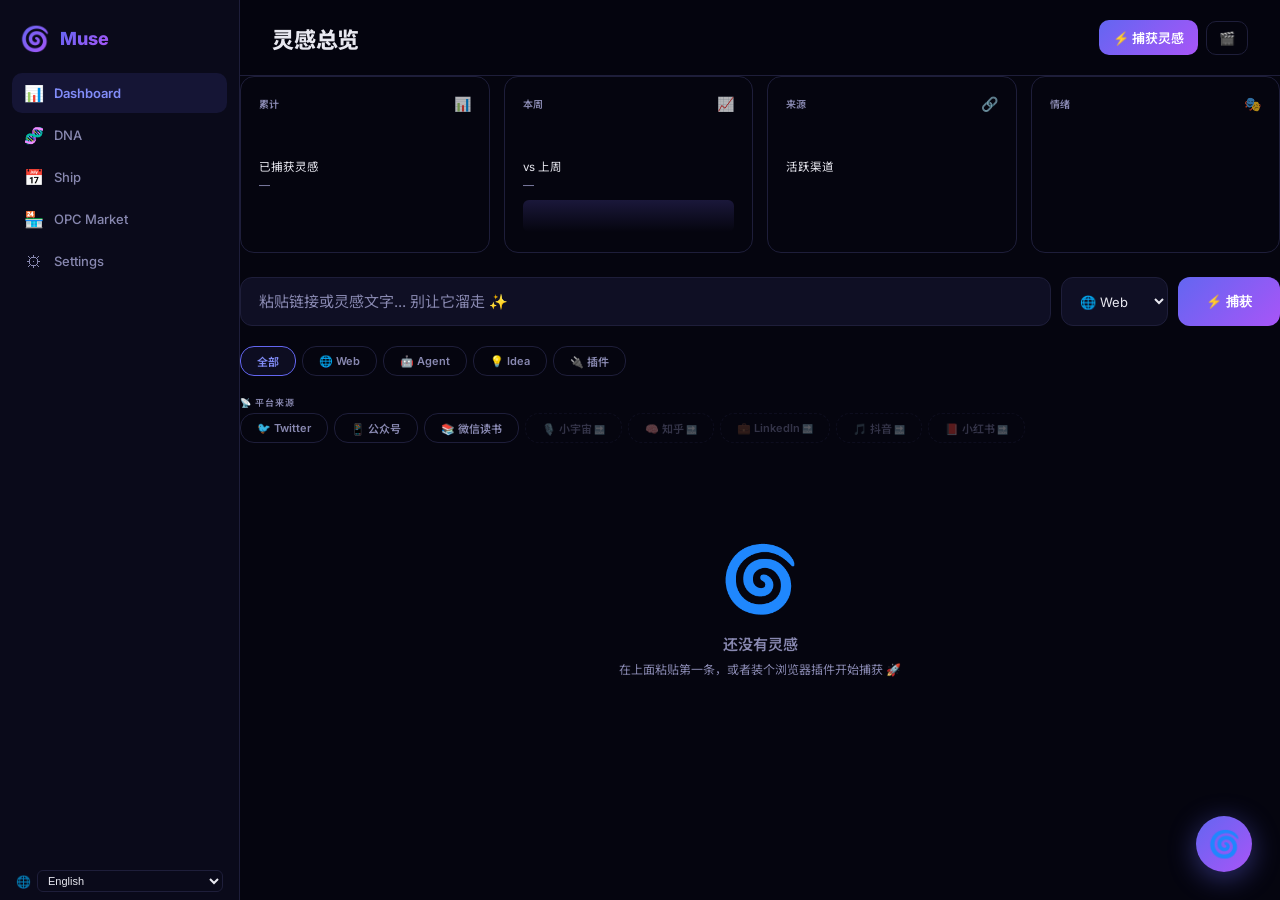
<file: app.html>
<!DOCTYPE html>
<html lang="zh-CN">
<head>
<meta charset="UTF-8"><meta name="viewport" content="width=device-width,initial-scale=1.0">
<title>Muse · Dashboard</title>
<link href="https://fonts.googleapis.com/css2?family=Inter:wght@300;400;500;600;700;800;900&family=Noto+Sans+SC:wght@300;400;500;700;900&display=swap" rel="stylesheet">
<style>
:root{--bg:#05050f;--bg2:#0a0a1a;--card:#0f0f24;--border:#1e1e3a;--purple:#6366f1;--purple-light:#818cf8;--pink:#a855f7;--cyan:#22d3ee;--green:#10b981;--amber:#f59e0b;--red:#ef4444;--text:#e8e8f0;--dim:#8888b0;--gradient:linear-gradient(135deg,#6366f1,#a855f7)}
*{margin:0;padding:0;box-sizing:border-box}
body{font-family:'Inter','Noto Sans SC',sans-serif;background:var(--bg);color:var(--text);min-height:100vh;display:flex}
a{color:inherit;text-decoration:none}

@keyframes pulse{0%,100%{opacity:1}50%{opacity:.35}}
@keyframes slideDown{from{opacity:0;transform:translateY(-12px)}to{opacity:1;transform:translateY(0)}}
@keyframes slideUp{from{opacity:0;transform:translateY(12px)}to{opacity:1;transform:translateY(0)}}
@keyframes fadeIn{from{opacity:0}to{opacity:1}}
@keyframes spin{to{transform:rotate(360deg)}}
@keyframes scaleIn{from{opacity:0;transform:scale(.92)}to{opacity:1;transform:scale(1)}}
@keyframes float{0%,100%{transform:translateY(0)}50%{transform:translateY(-4px)}}

/* ============ SIDEBAR ============ */
.sidebar{width:240px;min-height:100vh;background:var(--bg2);border-right:1px solid var(--border);display:flex;flex-direction:column;position:sticky;top:0;z-index:50;flex-shrink:0}
.sidebar-brand{padding:24px 20px 20px;display:flex;align-items:center;gap:10px;font-size:18px;font-weight:800}
.sidebar-brand .icon{font-size:24px}
.sidebar-brand span{background:var(--gradient);-webkit-background-clip:text;-webkit-text-fill-color:transparent;background-clip:text}
.sidebar-nav{flex:1;display:flex;flex-direction:column;gap:2px;padding:0 12px}
.sidebar-nav .nav-section{margin-top:12px;font-size:10px;color:var(--dim);text-transform:uppercase;letter-spacing:1.5px;padding:6px 12px 4px;font-weight:700}
.sidebar-nav .nav-item{display:flex;align-items:center;gap:10px;padding:10px 12px;border-radius:10px;font-size:13px;font-weight:500;color:var(--dim);cursor:pointer;transition:all .15s}
.sidebar-nav .nav-item:hover{background:rgba(99,102,241,.08);color:var(--text)}
.sidebar-nav .nav-item.active{background:rgba(99,102,241,.12);color:var(--purple-light);font-weight:600}
.sidebar-nav .nav-item .nav-icon{font-size:16px;width:20px;text-align:center}
.sidebar-nav .nav-divider{height:1px;background:var(--border);margin:8px 12px}
.sidebar-user{margin:12px;padding:14px;border-top:1px solid var(--border);display:flex;align-items:center;gap:10px}
.sidebar-user .avatar{width:32px;height:32px;border-radius:50%;background:var(--gradient);display:flex;align-items:center;justify-content:center;font-size:14px;font-weight:700;flex-shrink:0}
.sidebar-user .user-info{font-size:11px;line-height:1.4;overflow:hidden}
.sidebar-user .user-name{font-weight:600;color:var(--text)}
.sidebar-user .user-email{color:var(--dim);white-space:nowrap;overflow:hidden;text-overflow:ellipsis}
.sidebar-qr{padding:12px;border-top:1px solid var(--border);text-align:center}
.sidebar-qr .qr-label{font-size:10px;color:var(--dim);margin-bottom:6px;text-transform:uppercase;letter-spacing:1px}
.sidebar-qr .qr-img{width:100px;height:100px;border-radius:8px;border:2px solid var(--border);background:#fff;padding:4px}

/* ============ MAIN ============ */
.main{flex:1;min-width:0;overflow-x:hidden}
.main-header{display:flex;align-items:center;justify-content:space-between;padding:20px 32px;border-bottom:1px solid var(--border);background:rgba(5,5,15,.85);backdrop-filter:blur(12px);position:sticky;top:0;z-index:40}
.main-header h1{font-size:22px;font-weight:800}
.time-filter{display:flex;gap:4px;background:var(--card);border:1px solid var(--border);border-radius:10px;padding:3px}
.time-filter button{padding:6px 14px;border:none;border-radius:8px;font-size:12px;font-weight:500;cursor:pointer;background:transparent;color:var(--dim);font-family:inherit;transition:all .15s}
.time-filter button:hover{color:var(--text)}
.time-filter button.active{background:rgba(99,102,241,.15);color:var(--purple-light);font-weight:600}
.header-actions{display:flex;gap:10px;align-items:center}
.btn{padding:8px 18px;border-radius:10px;font-size:12px;font-weight:600;cursor:pointer;border:none;font-family:inherit;transition:all .2s;display:inline-flex;align-items:center;gap:6px}
.btn-primary{background:var(--gradient);color:#fff}
.btn-primary:hover{opacity:.92;transform:translateY(-1px);box-shadow:0 4px 18px rgba(99,102,241,.3)}
.btn-outline{background:transparent;border:1px solid var(--border);color:var(--dim)}
.btn-outline:hover{border-color:var(--purple);color:var(--text)}
.btn-ghost{background:transparent;border:none;color:var(--dim);cursor:pointer;padding:8px 12px;font-size:12px;font-family:inherit}
.btn-ghost:hover{color:var(--text)}

.content{padding:28px 32px;max-width:1200px}

/* ============ STATS BAR ============ */
.stats-bar{display:grid;grid-template-columns:1.5fr 1fr 1fr 1.2fr;gap:14px;margin-bottom:24px}
.stat-card{background:var(--card);border:1px solid var(--border);border-radius:14px;padding:20px;position:relative;overflow:hidden;transition:all .25s}
.stat-card:hover{border-color:rgba(99,102,241,.35);transform:translateY(-2px);box-shadow:0 8px 32px rgba(0,0,0,.3)}
.stat-card .stat-header{display:flex;align-items:center;justify-content:space-between;margin-bottom:12px}
.stat-card .stat-label{font-size:10px;text-transform:uppercase;letter-spacing:1.5px;color:var(--dim);font-weight:700}
.stat-card .stat-icon{font-size:14px;opacity:.6}
.stat-big{font-size:42px;font-weight:900;background:var(--gradient);-webkit-background-clip:text;-webkit-text-fill-color:transparent;background-clip:text;line-height:1;margin-bottom:4px}
.stat-sub{font-size:11px;color:var(--dim)}

/* Heatmap in stat card */
.heatmap-grid{display:flex;gap:3px;margin-top:10px;justify-content:space-between}
.heat-col{display:flex;flex-direction:column;gap:3px}
.heat-cell{width:15px;height:15px;border-radius:3px;background:var(--bg2);transition:all .3s}
.heat-col-label{font-size:8px;color:var(--dim);text-align:center;margin-bottom:3px;text-transform:uppercase}

/* Mini bar chart */
.mini-bars{display:flex;align-items:flex-end;gap:3px;height:56px;margin-top:8px}
.mini-bar{flex:1;border-radius:3px 3px 0 0;transition:all .5s ease;min-width:8px}
.mini-bar-label{text-align:center;font-size:8px;color:var(--dim);margin-top:3px}

/* Donut */
.donut-wrap{display:flex;align-items:center;gap:14px;margin-top:6px}
.donut-legend{font-size:10px;color:var(--dim);display:flex;flex-direction:column;gap:3px}
.donut-legend-item{display:flex;align-items:center;gap:5px}
.donut-legend-dot{width:6px;height:6px;border-radius:50%;flex-shrink:0}

/* Source dots */
.source-list-stat{display:flex;flex-direction:column;gap:6px;margin-top:8px}
.source-item{display:flex;align-items:center;gap:8px;font-size:12px;color:var(--dim)}
.source-item .sdot{width:8px;height:8px;border-radius:50%;flex-shrink:0}
.source-item .scount{margin-left:auto;font-weight:700;color:var(--text);font-size:14px}

/* ============ INGEST BAR ============ */
.ingest-bar{display:flex;gap:10px;margin-bottom:20px}
.ingest-bar input{flex:1;padding:14px 20px;background:var(--card);border:1px solid var(--border);border-radius:12px;color:var(--text);font-size:13px;font-family:inherit;outline:none;transition:all .2s}
.ingest-bar input:focus{border-color:var(--purple);box-shadow:0 0 0 3px rgba(99,102,241,.1)}
.ingest-bar input::placeholder{color:var(--dim)}
.ingest-bar select{padding:14px;background:var(--card);border:1px solid var(--border);border-radius:12px;color:var(--text);font-size:13px;font-family:inherit;outline:none;cursor:pointer}
.ingest-bar button{padding:14px 28px;background:var(--gradient);border:none;border-radius:12px;color:#fff;font-size:13px;font-weight:700;cursor:pointer;white-space:nowrap;transition:all .2s}
.ingest-bar button:hover{opacity:.92;box-shadow:0 4px 18px rgba(99,102,241,.3)}

/* ============ FILTERS ============ */
.filters{display:flex;gap:6px;margin-bottom:20px;flex-wrap:wrap}
.filter{padding:6px 16px;border-radius:14px;font-size:11px;font-weight:600;cursor:pointer;border:1px solid var(--border);background:transparent;color:var(--dim);transition:all .15s;font-family:inherit}
.filter:hover,.filter.active{border-color:var(--purple);color:var(--purple-light);background:rgba(99,102,241,.08)}
.filter.coming-soon{opacity:.35;cursor:default;border-style:dashed;pointer-events:none}
.filter.coming-soon::after{content:' 🔜';font-size:9px}
.platform-label{font-size:9px;color:var(--dim);text-transform:uppercase;letter-spacing:1px;margin:12px 0 4px;font-weight:600}
.platform-filters{display:flex;gap:6px;margin-bottom:16px;flex-wrap:wrap}

/* Selection bar */
.sel-bar{display:none;align-items:center;gap:12px;padding:12px 20px;background:rgba(99,102,241,.08);border:1px solid rgba(99,102,241,.2);border-radius:12px;margin-bottom:16px;animation:slideDown .3s}
.sel-bar.show{display:flex}

/* ============ CARDS ============ */
.gallery{display:grid;grid-template-columns:repeat(auto-fill,minmax(350px,1fr));gap:14px}
/* ===== 灵感卡片 (B1 重设计) ===== */
.card{background:var(--surface);border:1px solid var(--border);border-radius:14px;padding:16px 18px;transition:all .2s;cursor:pointer;position:relative;overflow:hidden;display:flex;flex-direction:column;gap:8px}
.card:hover{border-color:rgba(124,108,255,.4);transform:translateY(-1px);background:var(--surface2)}
.card.selected{border-color:var(--accent);background:rgba(124,108,255,.08)}
.card .cb{position:absolute;top:14px;right:14px;width:20px;height:20px;border:1.5px solid var(--border);border-radius:6px;display:flex;align-items:center;justify-content:center;z-index:2;transition:all .15s;font-size:10px;color:transparent;background:rgba(0,0,0,.2)}
.card.selected .cb{background:var(--accent);border-color:var(--accent);color:#fff}
.card-top{display:flex;align-items:center;gap:8px;padding-right:30px}
.card-title{font-size:15px;font-weight:700;line-height:1.45}
.card-summary{font-size:12.5px;color:var(--dim);line-height:1.55;display:-webkit-box;-webkit-line-clamp:2;-webkit-box-orient:vertical;overflow:hidden}
.card-footer{display:flex;justify-content:space-between;align-items:center;font-size:11px;color:var(--dimmer);border-top:1px solid var(--border);padding-top:10px;margin-top:2px;gap:8px}
.card-footer > span:first-child{flex:1;overflow:hidden;text-overflow:ellipsis;white-space:nowrap}
.card-act-more{width:24px;height:24px;border-radius:6px;border:1px solid var(--border);background:transparent;color:var(--dim);font-size:14px;cursor:pointer;font-family:inherit;line-height:1;padding:0;transition:all .15s;flex-shrink:0}
.card-act-more:hover{border-color:var(--accent);color:var(--text);background:rgba(124,108,255,.1)}
.card-menu{position:absolute;bottom:38px;right:14px;background:var(--bg2);border:1px solid var(--border);border-radius:10px;padding:4px;min-width:120px;box-shadow:0 8px 24px rgba(0,0,0,.5);z-index:10;display:none}
.card-menu.open{display:block}
.card-menu a{display:flex;align-items:center;gap:8px;padding:8px 12px;border-radius:6px;font-size:12px;color:var(--dim);cursor:pointer;text-decoration:none}
.card-menu a:hover{background:rgba(124,108,255,.1);color:var(--text)}
.card-menu a.danger{color:#ff7e7e}
.card-menu a.danger:hover{background:rgba(255,80,80,.1)}
/* Source chip styles kept */
.source-chip{font-size:9px;padding:4px 10px;border-radius:6px;font-weight:700;text-transform:uppercase;letter-spacing:.5px;background:rgba(255,255,255,.06);color:var(--dim)}
.card-time-chip{font-size:10px;color:var(--dim);margin-left:auto}

/* ============ DEMO TOUR ============ */
.demo-overlay{position:fixed;inset:0;background:rgba(5,5,15,.35);z-index:300;backdrop-filter:blur(2px);display:none;align-items:center;justify-content:center}
.demo-overlay.show{display:flex}
.demo-highlight{position:fixed;z-index:301;border:2px solid var(--purple-light);border-radius:14px;box-shadow:0 0 40px rgba(99,102,241,.3),0 0 80px rgba(168,85,247,.15);pointer-events:none;animation:demoPulse 2s infinite;transition:all .5s cubic-bezier(.4,0,.2,1);display:none}
@keyframes demoPulse{0%,100%{box-shadow:0 0 40px rgba(99,102,241,.3),0 0 80px rgba(168,85,247,.15)}50%{box-shadow:0 0 60px rgba(99,102,241,.5),0 0 100px rgba(168,85,247,.25)}}
.demo-bubble{position:fixed;z-index:302;background:var(--card);border:1px solid var(--border);border-radius:18px;padding:24px;max-width:380px;animation:scaleIn .35s;display:none;box-shadow:0 12px 48px rgba(0,0,0,.6)}
.demo-bubble .demo-step{font-size:10px;text-transform:uppercase;letter-spacing:1.5px;color:var(--purple-light);font-weight:700;margin-bottom:8px}
.demo-bubble .demo-title{font-size:18px;font-weight:800;margin-bottom:6px}
.demo-bubble .demo-desc{font-size:12px;color:var(--dim);line-height:1.6;margin-bottom:16px}
.demo-bubble .demo-progress{display:flex;gap:4px;margin-bottom:14px}
.demo-bubble .demo-dot{width:24px;height:4px;border-radius:2px;background:var(--border);transition:all .4s}
.demo-bubble .demo-dot.done{background:var(--purple-light)}
.demo-bubble .demo-dot.active{background:var(--purple);width:32px}
.demo-complete{position:fixed;z-index:310;top:50%;left:50%;transform:translate(-50%,-50%);text-align:center;animation:scaleIn .5s;display:none}
.demo-complete .dc-icon{font-size:64px;margin-bottom:12px}
.demo-complete .dc-title{font-size:28px;font-weight:800;background:var(--gradient);-webkit-background-clip:text;-webkit-text-fill-color:transparent;background-clip:text;margin-bottom:8px}
.demo-complete .dc-sub{font-size:14px;color:var(--dim);margin-bottom:20px}

.empty-state{text-align:center;padding:80px 20px;color:var(--dim)}
.empty-state .empty-icon{font-size:64px;margin-bottom:16px;animation:float 3s ease-in-out infinite}

/* ============ DNA ============ */
.dna-badge{display:flex;align-items:center;gap:14px;padding:16px 20px;background:var(--card);border:1px solid var(--border);border-radius:14px;margin-bottom:20px;cursor:pointer;transition:all .2s}
.dna-badge:hover{border-color:var(--purple);transform:translateY(-1px)}
.dna-badge .dna-icon{font-size:28px;width:48px;height:48px;display:flex;align-items:center;justify-content:center;background:rgba(99,102,241,.1);border-radius:12px;flex-shrink:0}
.dna-badge .dna-text{flex:1;font-size:12px;line-height:1.6}
.dna-badge .dna-text strong{color:var(--purple-light);display:block;font-size:15px;margin-bottom:2px}
#dna-panel{display:none;animation:slideDown .4s;background:var(--card);border:1px solid var(--border);border-radius:14px;padding:24px;margin-bottom:20px}
#dna-panel.show{display:block}

/* Evolution Records */


/* ===== Skills Marketplace ===== */
#skills-page{display:none}
#skills-page.show{display:block}
#skills-page .skills-header{margin-bottom:20px}
#skills-page .skills-header h2{font-size:22px;font-weight:800;margin:0 0 4px}
#skills-page .skills-header p{font-size:12px;color:var(--dim);margin:0}
.skills-toolbar{display:flex;gap:10px;align-items:center;margin-bottom:16px;flex-wrap:wrap}
.skills-toolbar input{flex:1;min-width:180px;background:var(--bg);border:1px solid var(--border);border-radius:8px;padding:7px 12px;color:var(--text);font-size:12px;font-family:inherit}
.skills-toolbar input:focus{outline:none;border-color:var(--accent)}

/* Market Category Tabs */
.market-cats{display:flex;gap:6px;margin-bottom:16px;flex-wrap:wrap;overflow-x:auto;padding-bottom:4px}
.market-cats .mcat{
  padding:6px 16px;border-radius:20px;font-size:12px;font-weight:500;
  border:1px solid var(--border);background:var(--bg);color:var(--dim);
  cursor:pointer;transition:all .15s;white-space:nowrap;
}
.market-cats .mcat:hover{border-color:var(--purple);color:var(--text)}
.market-cats .mcat.active{background:var(--purple);color:#fff;border-color:var(--purple);font-weight:600}

.skills-tags{display:flex;gap:6px;flex-wrap:wrap}
.skills-tags .tag{padding:3px 10px;border-radius:12px;font-size:11px;border:1px solid var(--border);cursor:pointer;transition:all .15s;white-space:nowrap;background:var(--bg);color:var(--dim)}
.skills-tags .tag:hover,.skills-tags .tag.active{background:rgba(99,102,241,.1);border-color:var(--accent);color:var(--accent)}
.skills-grid{display:grid;grid-template-columns:repeat(auto-fill,minmax(300px,1fr));gap:12px;margin-bottom:20px}
.skill-card{background:var(--bg);border:1px solid var(--border);border-radius:12px;padding:16px;transition:all .2s;cursor:default;display:flex;flex-direction:column;gap:10px;position:relative}
.skill-card:hover{border-color:var(--accent);box-shadow:0 4px 16px rgba(0,0,0,.12);transform:translateY(-1px)}
.skill-card.featured{border-color:rgba(99,102,241,.25);background:linear-gradient(135deg,rgba(99,102,241,.03),var(--bg))}
.skill-card .skill-top{display:flex;gap:12px;align-items:flex-start}
.skill-card .skill-icon{font-size:28px;line-height:1;flex-shrink:0;width:44px;height:44px;display:flex;align-items:center;justify-content:center;border-radius:12px;background:var(--surface2)}
.skill-card .skill-info{flex:1;min-width:0}
.skill-card .skill-name{font-size:14px;font-weight:700;margin:0 0 2px;display:flex;align-items:center;gap:6px;flex-wrap:wrap}
.skill-card .skill-author{font-size:11px;color:var(--dim)}
.skill-card .skill-desc{font-size:11px;color:var(--dim);line-height:1.5;display:-webkit-box;-webkit-line-clamp:2;-webkit-box-orient:vertical;overflow:hidden}
.skill-card .skill-tags{display:flex;gap:4px;flex-wrap:wrap}
.skill-card .skill-tag{font-size:10px;padding:1px 6px;border-radius:8px;background:var(--surface2);color:var(--dim)}
.skill-card .skill-actions{display:flex;gap:8px;align-items:center;justify-content:space-between;padding-top:8px;border-top:1px solid var(--border)}
.badge-official{font-size:10px;padding:1px 6px;border-radius:8px;background:rgba(99,102,241,.12);color:var(--accent);font-weight:600}
/* Score stars */
.mk-score{display:inline-flex;align-items:center;gap:2px;font-size:11px;font-weight:700;color:var(--orange);margin-left:auto}
.mk-score .mk-star{font-size:10px}
.mk-score .mk-num{font-size:11px}
/* Market card badge row */
.mk-badges{display:flex;align-items:center;gap:4px;flex-wrap:wrap}
.badge-featured{font-size:9px;padding:1px 6px;border-radius:8px;background:rgba(245,158,11,.12);color:var(--orange);font-weight:600}
.badge-category{font-size:9px;padding:1px 6px;border-radius:8px;background:var(--surface2);color:var(--dim)}
.mk-pricing{font-size:10px;color:var(--purple-light);padding-top:4px}
.badge-installed{font-size:10px;padding:1px 6px;border-radius:8px;background:rgba(40,200,64,.12);color:#28c840;font-weight:600}
.badge-custom{font-size:10px;padding:1px 6px;border-radius:8px;background:rgba(245,158,11,.12);color:#f59e0b;font-weight:600}

/* Upload form */
.upload-form{background:var(--bg);border:2px dashed var(--border);border-radius:12px;padding:20px;margin-bottom:16px;display:none}
.upload-form.show{display:block}
.upload-form h4{margin:0 0 12px;font-size:14px}
.upload-form .form-row{display:flex;gap:8px;margin-bottom:8px;flex-wrap:wrap}
.upload-form input,.upload-form select{flex:1;min-width:120px;background:var(--bg);border:1px solid var(--border);border-radius:6px;padding:6px 10px;color:var(--text);font-size:12px;font-family:inherit}
.upload-form input:focus,.upload-form select:focus{outline:none;border-color:var(--accent)}

/* Installed section */
.installed-section{margin-top:24px;padding-top:20px;border-top:1px solid var(--border)}
.installed-section h3{font-size:16px;font-weight:700;margin:0 0 12px}
.installed-grid{display:grid;grid-template-columns:repeat(auto-fill,minmax(240px,1fr));gap:10px}
.installed-card{background:var(--bg);border:1px solid var(--border);border-radius:10px;padding:12px;display:flex;align-items:center;gap:10px;transition:all .15s}
.installed-card:hover{border-color:var(--accent)}
.installed-card .inst-icon{font-size:22px;flex-shrink:0}
.installed-card .inst-info{flex:1;min-width:0}
.installed-card .inst-name{font-size:13px;font-weight:600;margin:0 0 2px}
.installed-card .inst-desc{font-size:11px;color:var(--dim);white-space:nowrap;overflow:hidden;text-overflow:ellipsis}
.installed-card .inst-actions{flex-shrink:0}

@media(max-width:600px){
  .skills-grid{grid-template-columns:1fr}
  .installed-grid{grid-template-columns:1fr}
}



/* ===== Settings Page ===== */
#settings-page{display:none}
#settings-page.show{display:block}
.settings-section{margin-bottom:24px}
.settings-section h3{font-size:16px;font-weight:700;margin:0 0 4px;display:flex;align-items:center;gap:6px}
.settings-section .section-desc{font-size:11px;color:var(--dim);margin-bottom:12px}
.settings-section form{display:flex;flex-direction:column;gap:8px}
.settings-section .form-row{display:flex;gap:8px;flex-wrap:wrap}
.settings-section input,.settings-section select{flex:1;min-width:120px;background:var(--bg);border:1px solid var(--border);border-radius:6px;padding:8px 12px;color:var(--text);font-size:13px;font-family:inherit}
.settings-section input:focus,.settings-section select:focus{outline:none;border-color:var(--accent)}
.settings-section input[type="password"]{font-family:monospace;letter-spacing:1px}
.settings-status{font-size:11px;margin-top:4px;padding:4px 8px;border-radius:6px;display:inline-block}
.settings-status.success{background:rgba(40,200,64,.1);color:#28c840}
.settings-status.none{background:var(--surface2);color:var(--dim)}
 */
.model-config{margin-top:24px;padding-top:20px;border-top:1px solid var(--border)}
.model-config h3{font-size:16px;font-weight:700;margin:0 0 4px}
.model-config .config-desc{font-size:11px;color:var(--dim);margin-bottom:12px}
.model-config form{display:flex;flex-direction:column;gap:8px}
.model-config .form-row{display:flex;gap:8px;flex-wrap:wrap}
.model-config input,.model-config select{flex:1;min-width:120px;background:var(--bg);border:1px solid var(--border);border-radius:6px;padding:6px 10px;color:var(--text);font-size:12px;font-family:inherit}
.model-config input:focus,.model-config select:focus{outline:none;border-color:var(--accent)}
.model-config .config-status{font-size:11px;margin-top:4px;padding:4px 8px;border-radius:6px;display:inline-block}
.config-status.success{background:rgba(40,200,64,.1);color:#28c840}
.config-status.none{background:var(--surface2);color:var(--dim)}


/* ===== Loading Overlay ===== */
.loading-overlay{position:fixed;top:0;left:0;width:100%;height:100%;background:rgba(12,14,12,.85);z-index:9999;display:none;align-items:center;justify-content:center;flex-direction:column;gap:16px}
.loading-overlay.show{display:flex}
.loading-spinner{width:48px;height:48px;border:3px solid var(--border);border-top-color:var(--accent);border-radius:50%;animation:spin .8s linear infinite}
@keyframes spin{to{transform:rotate(360deg)}}
.loading-text{font-size:13px;color:var(--dim);text-align:center;max-width:300px}
.loading-dots span{display:inline-block;width:6px;height:6px;border-radius:50%;background:var(--accent);margin:0 3px;animation:drip 1.4s infinite}
.loading-dots span:nth-child(2){animation-delay:.2s}
.loading-dots span:nth-child(3){animation-delay:.4s}
@keyframes drip{0%,80%,100%{opacity:0;transform:translateY(0)}40%{opacity:1;transform:translateY(-6px)}}


/* ===== Platform Selector Modal ===== */
.platform-modal{position:fixed;top:0;left:0;width:100%;height:100%;background:rgba(12,14,12,.7);z-index:9998;display:none;align-items:center;justify-content:center}
.platform-modal.show{display:flex}
.platform-modal .modal-card{background:var(--surface);border:1px solid var(--border);border-radius:16px;padding:24px;max-width:420px;width:90%;box-shadow:0 20px 60px rgba(0,0,0,.4);animation:slideUp .25s}
@keyframes slideUp{from{opacity:0;transform:translateY(24px)}to{opacity:1;transform:translateY(0)}}
.platform-modal h3{margin:0 0 4px;font-size:18px}
.platform-modal .modal-sub{font-size:11px;color:var(--dim);margin-bottom:16px}
.platform-grid{display:grid;grid-template-columns:1fr 1fr;gap:8px}
.platform-btn{display:flex;align-items:center;gap:8px;padding:10px 12px;background:var(--bg);border:1px solid var(--border);border-radius:10px;cursor:pointer;transition:all .15s;font-size:13px;color:var(--text);font-family:inherit}
.platform-btn:hover{border-color:var(--accent);background:rgba(99,102,241,.05);transform:translateY(-1px)}
.platform-btn .pf-icon{font-size:20px;flex-shrink:0}
.platform-btn .pf-name{font-weight:600}
.platform-btn .pf-hint{font-size:10px;color:var(--dim);display:block}
.platform-modal .cancel-link{display:block;text-align:center;margin-top:12px;font-size:11px;color:var(--dim);cursor:pointer}
.platform-modal .cancel-link:hover{color:var(--text)}
@media(max-width:400px){.platform-grid{grid-template-columns:1fr}}

/* ===== Ship Page (Content Calendar) ===== */
#ship-page{display:none}
#ship-page.show{display:block}
#ship-page .cal-header{display:flex;justify-content:space-between;align-items:center;margin-bottom:20px;flex-wrap:wrap;gap:10px}
#ship-page .cal-header h2{font-size:22px;font-weight:800;margin:0}
#ship-page .cal-header p{font-size:12px;color:var(--dim);margin:2px 0 0}
.cal-actions{display:flex;gap:8px;align-items:center}
.cal-actions select{background:var(--bg);border:1px solid var(--border);border-radius:8px;padding:6px 10px;color:var(--text);font-size:12px;font-family:inherit}
.cal-grid{display:grid;grid-template-columns:repeat(7,1fr);gap:6px;margin-bottom:24px}
.cal-grid .day-header{text-align:center;font-size:11px;font-weight:700;color:var(--dim);padding:8px 4px;text-transform:uppercase}
.cal-day{background:var(--bg);border:1px solid var(--border);border-radius:8px;min-height:80px;padding:4px;cursor:pointer;transition:all .15s;position:relative;font-size:11px}
.cal-day:hover{border-color:var(--accent);box-shadow:0 0 0 1px rgba(99,102,241,.2)}
.cal-day.today{border-color:var(--accent);background:rgba(99,102,241,.06)}
.cal-day.empty{opacity:.35}
.cal-day .day-num{font-size:11px;font-weight:700;color:var(--dim);margin-bottom:2px}
.cal-day.today .day-num{color:var(--accent)}
.cal-day .day-item{background:var(--surface2);border-radius:4px;padding:2px 4px;margin:1px 0;font-size:10px;line-height:1.35;border-left:2px solid var(--accent);word-break:break-word;display:-webkit-box;-webkit-line-clamp:2;-webkit-box-orient:vertical;overflow:hidden}
.cal-day .day-item.more{background:transparent;border:none;color:var(--dim);text-align:center;font-weight:600}

/* Calendar entry detail panel */
.cal-detail{background:var(--bg);border:1px solid var(--border);border-radius:12px;padding:16px;margin-top:16px;display:none}
.cal-detail.show{display:block}
.cal-detail h3{margin:0 0 4px;font-size:16px}
.cal-detail .cal-meta{font-size:11px;color:var(--dim);margin-bottom:10px;display:flex;gap:12px;flex-wrap:wrap}
.cal-detail .cal-meta span{display:inline-flex;align-items:center;gap:3px}
.cal-detail .cal-angle{font-size:13px;color:var(--text);margin-bottom:12px;line-height:1.5;padding:8px 12px;background:var(--surface2);border-radius:8px}
.cal-detail .cal-actions{padding-top:10px;border-top:1px solid var(--border);display:flex;gap:8px}

.cal-stats{display:flex;gap:16px;font-size:12px;color:var(--dim);margin-top:8px}
.cal-stats span{padding:2px 8px;border-radius:10px;background:var(--surface2)}

/* Status pills */
.cal-status{display:inline-block;font-size:10px;padding:1px 6px;border-radius:8px;font-weight:600}
.cal-status.planned{background:rgba(99,102,241,.12);color:#818cf8}
.cal-status.published{background:rgba(40,200,64,.12);color:#28c840}
.cal-status.writing{background:rgba(245,158,11,.12);color:#f59e0b}

/* Month nav */
.month-nav{display:flex;align-items:center;gap:8px;font-weight:700;font-size:15px}
.month-nav button{width:28px;height:28px;border-radius:50%;border:1px solid var(--border);background:var(--bg);color:var(--text);cursor:pointer;display:flex;align-items:center;justify-content:center;font-size:14px;transition:all .15s}
.month-nav button:hover{border-color:var(--accent);background:rgba(99,102,241,.08)}

@media(max-width:600px){
  .cal-grid .day-header{font-size:9px;padding:4px 2px}
  .cal-day{min-height:50px;font-size:9px}
  .cal-day .day-item{font-size:8px;padding:1px 2px;-webkit-line-clamp:1}
}

.evo-section{margin-top:24px;border-top:1px solid var(--border);padding-top:20px}
.evo-section h4{font-size:14px;font-weight:700;margin-bottom:12px;display:flex;align-items:center;gap:8px}
.evo-stats{display:flex;gap:12px;margin-bottom:16px;font-size:12px}
.evo-stats span{padding:4px 12px;border-radius:20px;background:var(--surface2);border:1px solid var(--border)}
.evo-stats .pos{color:#28c840;border-color:rgba(40,200,64,.3)}
.evo-stats .neg{color:#ef4444;border-color:rgba(239,68,68,.3)}
.evo-list{display:flex;flex-direction:column;gap:10px;max-height:320px;overflow-y:auto}
.evo-list::-webkit-scrollbar{width:4px}
.evo-list::-webkit-scrollbar-thumb{background:var(--border);border-radius:2px}
.evo-item{background:var(--surface2);border:1px solid var(--border);border-radius:10px;padding:12px}
.evo-item .evo-meta{display:flex;justify-content:space-between;align-items:center;margin-bottom:6px;font-size:10px;color:var(--dim)}
.evo-item .evo-type{font-weight:700;font-size:11px}
.evo-item .evo-query{font-size:11px;color:var(--text-muted);margin-bottom:4px;line-height:1.4;white-space:nowrap;overflow:hidden;text-overflow:ellipsis}
.evo-item .evo-reason{font-size:11px;line-height:1.4;color:var(--dim);margin-top:4px;padding-top:4px;border-top:1px solid var(--border)}

/* Chat feedback buttons */
.chat-msg .msg-feedback{display:flex;gap:6px;margin-top:6px;opacity:0;transition:opacity .2s}
.chat-msg:hover .msg-feedback,.chat-msg .msg-feedback.active{opacity:1}
.msg-feedback button{background:none;border:1px solid var(--border);border-radius:14px;padding:2px 8px;font-size:11px;cursor:pointer;color:var(--dim);transition:all .15s;display:flex;align-items:center;gap:3px}
.msg-feedback button:hover{background:rgba(99,102,241,.08);border-color:var(--accent);color:var(--text)}
.msg-feedback button.liked{background:rgba(40,200,64,.1);border-color:#28c840;color:#28c840}
.msg-feedback button.disliked{background:rgba(239,68,68,.1);border-color:#ef4444;color:#ef4444}
.msg-feedback .feedback-reason-wrap{display:none;margin-top:6px}
.msg-feedback .feedback-reason-wrap.show{display:flex;gap:6px;align-items:center}
.feedback-reason-wrap input{flex:1;background:var(--bg);border:1px solid var(--border);border-radius:8px;padding:4px 10px;color:var(--text);font-size:11px;font-family:inherit}
.feedback-reason-wrap button{background:var(--grad);border:none;border-radius:6px;padding:4px 10px;color:#fff;font-size:11px;cursor:pointer}

/* DNA Page (sidebar tab) */
#dna-page{display:none;animation:fadeIn .3s}
#dna-page.show{display:block}

/* ============ TOPICS / DIVE PANELS ============ */
.topics-panel{background:var(--card);border:1px solid var(--border);border-radius:14px;padding:24px;margin-bottom:24px;display:none;animation:slideDown .4s}
.topics-panel.show{display:block}
.topic-grid{display:grid;grid-template-columns:repeat(auto-fill,minmax(360px,1fr));gap:12px;margin-top:16px}
.topic-card{background:var(--bg2);border:1px solid var(--border);border-radius:12px;padding:18px;transition:all .2s;cursor:pointer;position:relative;overflow:hidden}
.topic-card::before{content:'';position:absolute;left:0;top:0;bottom:0;width:3px;background:var(--gradient);opacity:0;transition:opacity .2s}
.topic-card:hover{border-color:var(--purple);transform:translateY(-2px)}
.topic-card:hover::before{opacity:1}
.topic-card .tc-num{font-size:32px;font-weight:900;color:rgba(99,102,241,.15);position:absolute;right:16px;top:8px;line-height:1}
.topic-card .tc-title{font-size:16px;font-weight:700;margin-bottom:6px}
.topic-card .tc-angle{font-size:12px;color:var(--dim);line-height:1.6;margin-bottom:8px}
.topic-card .tc-why{font-size:11px;color:var(--purple-light);font-style:italic}
.topic-card .tc-action{font-size:11px;color:var(--purple-light);margin-top:10px;opacity:0;transition:opacity .2s}
.topic-card:hover .tc-action{opacity:1}

.dive-panel{background:var(--card);border:1px solid var(--purple);border-radius:14px;padding:28px;margin:20px 0;display:none;animation:slideDown .4s}
.dive-panel.show{display:block}
.dive-grid{display:grid;grid-template-columns:1fr 1fr;gap:16px;margin-top:20px}
.dive-block{background:var(--bg2);border:1px solid var(--border);border-radius:12px;padding:18px}
.dive-block h4{font-size:14px;font-weight:700;margin-bottom:12px;display:flex;align-items:center;gap:8px}
.dive-block ul{list-style:none;display:flex;flex-direction:column;gap:8px}
.dive-block li{padding:10px 14px;background:rgba(99,102,241,.04);border-radius:8px;font-size:12px;line-height:1.6;border-left:2px solid var(--purple)}
.dive-block.full{grid-column:1/-1}

/* ============ TOAST ============ */
.toast{position:fixed;top:20px;right:20px;padding:14px 24px;background:var(--card);border:1px solid var(--purple);border-radius:12px;color:var(--text);font-size:13px;font-weight:600;z-index:300;opacity:0;transform:translateY(-12px);transition:all .3s;box-shadow:0 8px 32px rgba(0,0,0,.4)}
.toast.show{opacity:1;transform:translateY(0)}

/* ============ ONBOARDING ============ */
.onboard-overlay{position:fixed;top:0;left:0;width:100%;height:100%;background:rgba(5,5,15,.94);z-index:200;display:flex;align-items:center;justify-content:center;backdrop-filter:blur(12px)}
.onboard-overlay.hide{display:none}
.onboard-box{background:var(--card);border:1px solid var(--border);border-radius:20px;padding:36px;max-width:540px;width:90%;max-height:85vh;overflow-y:auto;animation:scaleIn .4s}
.onboard-box h2{font-size:24px;font-weight:800;margin-bottom:6px}
.ob-sub{font-size:13px;color:var(--dim);margin-bottom:20px}
.ob-step{display:none}
.ob-step.active{display:block;animation:slideDown .3s}
.ob-tags{display:flex;gap:8px;flex-wrap:wrap;margin:16px 0}
.ob-tag{padding:10px 18px;border:1px solid var(--border);border-radius:20px;font-size:13px;cursor:pointer;transition:all .2s;background:var(--bg2);color:var(--dim);font-weight:500}
.ob-tag:hover{border-color:var(--purple);color:var(--text)}
.ob-tag.sel{border-color:var(--purple);background:rgba(99,102,241,.15);color:var(--purple-light);font-weight:700}
.ob-input{width:100%;padding:14px 18px;background:var(--bg2);border:1px solid var(--border);border-radius:12px;color:var(--text);font-size:14px;font-family:inherit;outline:none;margin:12px 0}
.ob-input:focus{border-color:var(--purple);box-shadow:0 0 0 3px rgba(99,102,241,.1)}
.ob-btn{padding:12px 28px;background:var(--gradient);border:none;border-radius:12px;color:#fff;font-size:14px;font-weight:700;cursor:pointer;transition:all .2s;font-family:inherit}
.ob-btn:hover{opacity:.9;transform:translateY(-1px)}
.ob-btn:disabled{opacity:.4;cursor:not-allowed;transform:none}
.ob-btn-ghost{background:transparent;border:1px solid var(--border);color:var(--dim);margin-left:10px;font-size:14px;font-weight:600;cursor:pointer;font-family:inherit;border-radius:12px;padding:12px 28px}
.ob-btn-ghost:hover{color:var(--text);border-color:var(--purple)}
.ob-loading{text-align:center;padding:40px 20px}
.ob-loading .spinner{width:48px;height:48px;border:3px solid var(--border);border-top-color:var(--purple);border-radius:50%;animation:spin 1s linear infinite;margin:0 auto 16px}

/* ============ RESPONSIVE ============ */
@media(max-width:960px){
  .sidebar{display:none}
  .stats-bar{grid-template-columns:1fr 1fr}
  .dive-grid{grid-template-columns:1fr}
  .gallery{grid-template-columns:1fr}
  .topic-grid{grid-template-columns:1fr}
}
@media(max-width:600px){
  .stats-bar{grid-template-columns:1fr}
  .main-header{padding:14px 16px;flex-direction:column;gap:10px;align-items:flex-start}
  .content{padding:16px 12px}
  .ingest-bar{flex-direction:column}
}
/* ============ CHAT PANEL ============ */
#chat-fab{position:fixed;bottom:28px;right:28px;width:56px;height:56px;border-radius:50%;background:var(--gradient);border:none;cursor:pointer;z-index:300;box-shadow:0 6px 28px rgba(99,102,241,.45);display:flex;align-items:center;justify-content:center;font-size:26px;transition:all .25s;color:#fff}
#chat-fab:hover{transform:scale(1.08);box-shadow:0 8px 36px rgba(99,102,241,.55)}
#chat-fab .badge{position:absolute;top:-4px;right:-4px;width:18px;height:18px;border-radius:50%;background:var(--red);font-size:10px;display:flex;align-items:center;justify-content:center;font-weight:700;display:none}
#chat-panel{position:fixed;bottom:96px;right:28px;width:380px;max-height:520px;background:var(--card);border:1px solid var(--border);border-radius:18px;z-index:299;display:none;flex-direction:column;overflow:hidden;box-shadow:0 12px 48px rgba(0,0,0,.5);animation:scaleIn .2s}
#chat-panel.open{display:flex}
.chat-header{padding:14px 18px;border-bottom:1px solid var(--border);display:flex;align-items:center;justify-content:space-between;background:rgba(99,102,241,.06)}
.chat-header .title{font-weight:700;font-size:14px;display:flex;align-items:center;gap:8px}
.chat-header .status{font-size:10px;color:var(--green)}
.chat-close{background:transparent;border:none;color:var(--dim);cursor:pointer;font-size:18px;padding:4px 8px;border-radius:8px}
.chat-close:hover{color:var(--text);background:rgba(255,255,255,.05)}
.chat-body{flex:1;overflow-y:auto;padding:16px;display:flex;flex-direction:column;gap:12px;max-height:360px}
.chat-msg{max-width:88%;padding:10px 14px;border-radius:14px;font-size:13px;line-height:1.5;animation:fadeIn .3s}
.chat-msg.user{align-self:flex-end;background:rgba(99,102,241,.18);border-bottom-right-radius:4px}
.chat-msg.muse{align-self:flex-start;background:rgba(255,255,255,.04);border-bottom-left-radius:4px}
.chat-msg .time{font-size:9px;color:var(--dim);margin-top:4px;text-align:right}
.chat-footer{padding:12px 16px;border-top:1px solid var(--border);display:flex;gap:8px;background:var(--bg2)}
.chat-footer input{flex:1;background:transparent;border:1px solid var(--border);border-radius:12px;padding:10px 14px;color:var(--text);font-size:13px;font-family:inherit;outline:none;transition:border .15s}
.chat-footer input:focus{border-color:var(--purple)}
.chat-footer button{background:var(--gradient);border:none;border-radius:12px;padding:10px 16px;color:#fff;cursor:pointer;font-weight:600;font-size:13px;font-family:inherit;transition:opacity .15s}
.chat-footer button:hover{opacity:.9}
.chat-footer button:disabled{opacity:.4;cursor:not-allowed}
.chat-hint{text-align:center;padding:18px 12px;color:var(--dim);font-size:11px;line-height:1.6}
.chat-hint span{background:rgba(99,102,241,.1);padding:2px 8px;border-radius:6px;color:var(--purple-light);cursor:pointer;transition:background .15s;margin:0 2px}
.chat-hint span:hover{background:rgba(99,102,241,.25)}
.chat-typing{display:flex;gap:4px;padding:8px 14px;align-self:flex-start;opacity:.6}
.chat-typing span{width:6px;height:6px;border-radius:50%;background:var(--purple-light);animation:pulse 1s infinite}
.chat-typing span:nth-child(2){animation-delay:.15s}
.chat-typing span:nth-child(3){animation-delay:.3s}
@media(max-width:600px){#chat-panel{width:calc(100vw-32px);right:16px;bottom:84px;max-height:60vh}}
</style>
</head>

<body>
<!-- i18n safety net: if i18n.js has not loaded yet (or fails), every t(key)
     call degrades to returning the key itself instead of throwing. i18n.js
     overwrites this with the real translator once it loads. -->
<script>window.t=window.t||function(k){return k;};</script>
<div class="loading-overlay" id="loading-overlay">
  <div class="loading-spinner"></div>
  <div class="loading-text" id="loading-text">AI 思考中...</div>
  <div class="loading-dots"><span></span><span></span><span></span></div>
</div>

<!-- ============ AUTH GATE (login / register) ============ -->
<style>
#auth-overlay{position:fixed;inset:0;z-index:10000;display:flex;align-items:center;justify-content:center;background:radial-gradient(1200px 600px at 70% -10%,rgba(124,108,255,.18),transparent),var(--bg,#0f0f17)}
#auth-overlay.hidden{display:none}
.auth-card{width:min(400px,calc(100vw - 40px));background:var(--bg2,#171728);border:1px solid var(--border,rgba(255,255,255,.08));border-radius:16px;padding:32px;box-shadow:0 24px 80px rgba(0,0,0,.5)}
.auth-brand{display:flex;align-items:center;gap:10px;font-size:22px;font-weight:700;margin-bottom:6px;color:var(--text,#fff)}
.auth-tagline{color:var(--dim,#999);font-size:12px;margin-bottom:20px}
.auth-tabs{display:flex;gap:8px;margin-bottom:18px}
.auth-tab{flex:1;padding:8px;border-radius:8px;border:1px solid var(--border,rgba(255,255,255,.08));background:transparent;color:var(--dim,#999);font-size:13px;cursor:pointer;text-align:center}
.auth-tab.active{background:var(--purple,#7c6cff);color:#fff;border-color:transparent;font-weight:600}
.auth-field{margin-bottom:12px}
.auth-field label{display:block;font-size:11px;color:var(--dim,#999);margin-bottom:4px}
.auth-field input{width:100%;box-sizing:border-box;background:var(--bg,#0f0f17);border:1px solid var(--border,rgba(255,255,255,.1));border-radius:8px;color:var(--text,#fff);padding:10px 12px;font-size:14px}
.auth-field input:focus{outline:none;border-color:var(--purple,#7c6cff)}
.auth-error{color:#ff7a8a;font-size:12px;min-height:16px;margin-bottom:8px}
.auth-submit{width:100%;padding:12px;border:none;border-radius:10px;background:linear-gradient(135deg,#7c6cff,#5a8bff);color:#fff;font-size:15px;font-weight:700;cursor:pointer}
.auth-submit:disabled{opacity:.5;cursor:wait}
.auth-switch{text-align:center;margin-top:14px;font-size:12px}
.auth-switch a{color:var(--purple-light,#a89bff);cursor:pointer;text-decoration:none}
.auth-foot{text-align:center;margin-top:18px;font-size:11px;color:var(--dim,#777)}

/* ====== A. 后台重设计（阶段 A） ====== */

/* Avatar 下拉菜单 */
.sidebar-user{position:relative;cursor:pointer;transition:background .15s}
.sidebar-user:hover{background:rgba(255,255,255,.04)}
.user-menu{position:absolute;left:calc(100% - 12px);bottom:0;background:var(--bg2);border:1px solid var(--border);border-radius:12px;padding:6px;min-width:160px;box-shadow:0 12px 32px rgba(0,0,0,.45);opacity:0;visibility:hidden;transform:translateY(8px);transition:.18s;z-index:50}
.user-menu.open{opacity:1;visibility:visible;transform:translateY(0)}
.user-menu a{display:flex;align-items:center;gap:10px;padding:9px 12px;border-radius:8px;font-size:13px;color:var(--dim);cursor:pointer;transition:.12s;text-decoration:none}
.user-menu a:hover{background:rgba(124,108,255,.12);color:var(--text)}
.user-menu a.danger{color:#ff7e7e}
.user-menu a.danger:hover{background:rgba(255,80,80,.12)}
.user-menu a span:first-child{width:18px;text-align:center;font-size:14px}
.user-menu-sep{height:1px;background:var(--border);margin:4px 0}

/* 顶部 H1 过渡 */
.main-header h1{margin:0;font-size:22px;font-weight:800;letter-spacing:-.01em}
#page-title{display:inline-block;transition:opacity .15s}

/* Header actions 按钮小一点 */
.header-actions{display:flex;gap:8px;align-items:center}
.header-actions .btn{padding:8px 14px;font-size:13px}
.header-actions #btn-demo{padding:8px 12px;min-width:0}

/* 统计卡瘦身：去小图，突显大字 */
.stats-bar{display:grid;grid-template-columns:repeat(4,1fr);gap:14px;margin:0 0 24px}
.stat-card{background:var(--surface);border:1px solid var(--border);border-radius:14px;padding:18px 18px 20px;transition:.2s}
.stat-card:hover{border-color:rgba(124,108,255,.35)}
.stat-header{display:flex;justify-content:space-between;align-items:center;font-size:12px;color:var(--dim);margin-bottom:8px}
.stat-header .stat-label{font-weight:600;letter-spacing:.02em}
.stat-header .stat-icon{opacity:.7;font-size:14px}
.stat-big{font-size:30px;font-weight:800;line-height:1;background:var(--grad);-webkit-background-clip:text;background-clip:text;color:transparent;margin-bottom:4px}
.stat-sub{font-size:11.5px;color:var(--dimmer)}

/* DNA tab 不显示统计区（用 .on-dna 控制） */
body.on-dna #stats-bar,
body.on-dna #dna-badge{display:none}

/* DNA tab 不显示话题面板（除非已开） — 实际由 switchTab 控制显示 */

/* DNA detail 排版优化：6 维度卡片化 */
#dna-detail .dna-section{background:var(--surface);border:1px solid var(--border);border-radius:14px;padding:18px 20px;margin-bottom:12px}
#dna-detail .dna-section h4{font-size:14px;font-weight:700;margin:0 0 8px;color:var(--text);display:flex;align-items:center;gap:8px}
#dna-detail .dna-section p{color:var(--dim);font-size:13.5px;line-height:1.7;margin:0}

/* DNA 雷达：居中+呼吸感 */
#dna-page > div[style*="aspect-ratio"], #dna-page canvas#dna-radar{display:block;margin:0 auto 24px}

/* Dashboard hero 输入框：更显眼 */
#ingest-input{font-size:15px !important;padding:14px 18px !important}

/* Hero stats 折叠：dashboard 默认只看核心输入 + 卡片墙，统计放后面小字 */
.dash-stats-collapsed{display:flex;gap:24px;flex-wrap:wrap;padding:14px 20px;background:var(--surface);border:1px solid var(--border);border-radius:12px;margin-bottom:18px;font-size:13px;color:var(--dim)}
.dash-stats-collapsed .ds{color:var(--text);font-weight:700;font-size:15px;margin-right:6px}

/* Settings section 分组视觉 */
#settings-page .settings-group{background:var(--surface);border:1px solid var(--border);border-radius:14px;padding:24px;margin-bottom:16px}
#settings-page .settings-group-title{font-size:12px;font-weight:700;letter-spacing:.06em;color:var(--accent);text-transform:uppercase;margin-bottom:4px}
#settings-page .settings-group-desc{font-size:12.5px;color:var(--dim);margin-bottom:18px}

/* OPC Market 卡片瘦身 */
#skills-page .market-card{background:var(--surface);border:1px solid var(--border);border-radius:14px;padding:18px;transition:.2s;display:flex;flex-direction:column;gap:8px;height:100%}
#skills-page .market-card:hover{border-color:rgba(124,108,255,.4);transform:translateY(-2px)}

/* Ship 默认周视图：日历格再压缩一些 */
#ship-page .calendar-week, #ship-page .calendar-day{}

/* 内容区统一内边距 */
.content{padding:0}

/* 移动端：侧边栏 5 项紧凑 */
@media(max-width:860px){
  .stats-bar{grid-template-columns:repeat(2,1fr)}
  .user-menu{left:auto;right:12px;bottom:calc(100% - 8px)}
}

/* ===== B2 统计卡重设计 ===== */
.stat-trend{font-size:11px;color:var(--dim);margin-top:4px;display:flex;align-items:center;gap:4px}
.stat-trend.up{color:#22c55e}
.stat-trend.down{color:#ef4444}
.stat-spark{height:32px;margin-top:8px;background:linear-gradient(180deg,rgba(124,108,255,.18),transparent);border-radius:6px;overflow:hidden}
.stat-spark svg .spark-line{fill:none;stroke:var(--accent);stroke-width:1.5;stroke-linecap:round;stroke-linejoin:round}
.stat-spark svg .spark-fill{fill:url(#sparkGrad);opacity:.6}
.stat-source-pills{display:flex;flex-wrap:wrap;gap:5px;margin-top:8px}
.stat-source-pills .src-pill{font-size:10px;padding:3px 8px;border-radius:999px;background:rgba(255,255,255,.05);color:var(--dim);display:inline-flex;align-items:center;gap:4px}
.stat-source-pills .src-pill b{color:var(--text);font-weight:600}

/* ===== B3 OPC Market 卡片瘦身 ===== */
.skill-card .badge-category{font-size:10px;padding:3px 8px;border-radius:6px;background:rgba(124,108,255,.12);color:var(--accent);font-weight:600;letter-spacing:.02em}
.skill-card .skill-meta{display:flex;align-items:center;gap:8px;margin-top:5px;flex-wrap:wrap}
.skill-card .skill-author{font-size:11px;color:var(--dimmer)}
.skill-card .skill-desc{font-size:12.5px;color:var(--dim);line-height:1.55;display:-webkit-box;-webkit-line-clamp:2;-webkit-box-orient:vertical;overflow:hidden;min-height:38px}
.skill-card .skill-actions{display:flex;justify-content:flex-end;align-items:center;margin-top:8px;padding-top:10px;border-top:1px solid var(--border)}
.skill-card .skill-actions .btn{padding:6px 14px;font-size:12px;border-radius:8px}
.skill-card .skill-btn-uninstall{font-size:12px;color:var(--dim)}
.skill-card .mk-score{font-size:12px;color:#f59e0b;font-weight:700;flex-shrink:0}
.skill-card .mk-pricing{font-size:11px;color:var(--dim);margin-top:4px}
.skill-card .skill-tags{display:none}

/* ===== B4 Ship 周/月切换 ===== */
.cal-actions .view-toggle{display:inline-flex;background:var(--surface);border:1px solid var(--border);border-radius:8px;overflow:hidden}
.cal-actions .vt-btn{padding:6px 14px;background:transparent;border:none;color:var(--dim);font-size:12px;cursor:pointer;font-family:inherit;transition:.15s}
.cal-actions .vt-btn.active{background:var(--accent);color:#fff}
.cal-actions .vt-btn:hover:not(.active){color:var(--text)}
.cal-grid.week-view{grid-auto-rows:minmax(180px,1fr)}
.cal-grid.week-view .cal-day{min-height:160px}
.cal-grid.week-view .day-num{font-size:13px}
</style>
<div id="auth-overlay" class="hidden">
  <div class="auth-card">
    <div class="auth-brand"><span>🌀</span> Muse · Catch</div>
    <div class="auth-tagline" data-i18n="auth.tagline">灵感本易逝，行动应当时。</div>
    <div class="auth-tabs">
      <button class="auth-tab active" id="auth-tab-login" onclick="switchAuthTab('login')" data-i18n="auth.login_btn">登录</button>
      <button class="auth-tab" id="auth-tab-register" onclick="switchAuthTab('register')" data-i18n="auth.register_btn">免费注册</button>
    </div>
    <form id="auth-form" onsubmit="submitAuth(event)">
      <div class="auth-field">
        <label data-i18n="auth.email">邮箱</label>
        <input type="email" id="auth-email" required autocomplete="email">
      </div>
      <div class="auth-field">
        <label data-i18n="auth.password">密码（至少 8 位）</label>
        <input type="password" id="auth-password" required minlength="8" autocomplete="current-password">
      </div>
      <div class="auth-field" id="auth-name-field" style="display:none">
        <label data-i18n="auth.display_name">昵称（可选）</label>
        <input type="text" id="auth-name" maxlength="40" autocomplete="nickname">
      </div>
      <div class="auth-field" id="auth-invite-field" style="display:none">
        <label data-i18n="auth.invite_code">邀请码（可选）</label>
        <input type="text" id="auth-invite" maxlength="40">
      </div>
      <div class="auth-error" id="auth-error"></div>
      <button type="submit" class="auth-submit" id="auth-submit-btn" data-i18n="auth.login_btn">登录</button>
    </form>
    <div class="auth-switch">
      <a id="auth-switch-link" onclick="switchAuthTab('register')" data-i18n="auth.switch_to_register">没有账号？免费注册 →</a>
    </div>
    <div class="auth-foot">AGPL-3.0 · 你的灵感 100% 归你 · <a href="https://github.com/KevPH2026/muse-catch" target="_blank" style="color:inherit">GitHub</a></div>
  </div>
</div>


<!-- ============ SIDEBAR ============ -->
<aside class="sidebar">
  <div class="sidebar-brand"><span class="icon">🌀</span><span>Muse</span></div>
  <nav class="sidebar-nav">
    <a class="nav-item active" data-tab="dashboard" onclick="switchTab('dashboard', this)"><span class="nav-icon">📊</span><span data-i18n="nav.dashboard">仪表盘</span></a>
    <a class="nav-item" data-tab="dna" onclick="switchTab('dna', this)"><span class="nav-icon">🧬</span><span data-i18n="nav.dna_page">DNA</span></a>
    <a class="nav-item" data-tab="ship" onclick="switchTab('ship', this)"><span class="nav-icon">📅</span><span data-i18n="nav.ship">发布排期</span></a>
    <a class="nav-item" data-tab="skills" onclick="switchTab('skills', this)"><span class="nav-icon">🏪</span><span data-i18n="nav.market">工具市场</span></a>
    <a class="nav-item" data-tab="settings" onclick="switchTab('settings', this)"><span class="nav-icon">⚙</span><span data-i18n="nav.settings">设置</span></a>
  </nav>
  <div class="lang-switcher" style="padding:8px 16px;display:flex;align-items:center;gap:6px;font-size:12px;color:var(--dim)">
    <span style="opacity:.7">🌐</span>
    <select id="lang-select" onchange="if(window.i18n)i18n.setLang(this.value)" style="background:var(--bg2);color:var(--text);border:1px solid var(--border);border-radius:6px;padding:3px 6px;font-size:11px;cursor:pointer;flex:1">
      <option value="zh-CN">简体中文</option>
      <option value="en">English</option>
      <option value="zh-TW">繁體中文</option>
      <option value="ja">日本語</option>
    </select>
  </div>
  <div class="sidebar-user" id="sidebar-user" style="display:none" onclick="toggleUserMenu(event)">
    <div class="avatar" id="su-avatar">M</div>
    <div class="user-info">
      <div class="user-name" id="su-name">—</div>
      <div class="user-email" id="su-email">—</div>
    </div>
    <div class="user-menu" id="user-menu" onclick="event.stopPropagation()">
      <a onclick="document.getElementById('topics-panel').classList.toggle('show');document.getElementById('topics-panel').scrollIntoView({behavior:'smooth'});document.getElementById('user-menu').classList.remove('open')"><span>💡</span>选题建议</a>
      <a onclick="document.getElementById('ingest-input').focus();document.getElementById('user-menu').classList.remove('open')"><span>⚡</span>快速捕获</a>
      <a onclick="resetOnboarding();document.getElementById('user-menu').classList.remove('open')"><span>🔄</span>重新认识我</a>
      <a href="https://muse.opclab.org" target="_blank"><span>🌐</span>前台</a>
      <a href="https://github.com/KevPH2026/muse-catch" target="_blank"><span>📦</span>GitHub</a>
      <div class="user-menu-sep"></div>
      <a onclick="doLogout()" class="danger"><span>↩</span><span data-i18n="auth.logout">退出登录</span></a>
    </div>
  </div>
  <script>
  function toggleUserMenu(e){
    e.stopPropagation();
    const m = document.getElementById('user-menu');
    if(m) m.classList.toggle('open');
  }
  document.addEventListener('click', () => {
    const m = document.getElementById('user-menu');
    if(m) m.classList.remove('open');
  });
  </script>
</aside>

<!-- ============ MAIN AREA ============ -->
<main class="main">
  <!-- Header -->
  <div class="main-header">
    <h1 id="page-scroll-top"><span id="page-title">灵感总览</span></h1>
    <div class="header-actions">
      <button class="btn btn-primary" onclick="document.getElementById('ingest-input').focus()">⚡ 捕获灵感</button>
      <button class="btn btn-outline" onclick="startAutoDemo()" id="btn-demo" title="Demo">🎬</button>
    </div>
  </div>

  <div class="content">
    <!-- ===== DNA PAGE (sidebar tab) ===== -->
    <div id="dna-page">
      <div style="display:flex;justify-content:space-between;align-items:flex-start;margin-bottom:20px;flex-wrap:wrap;gap:12px">
        <div>
          <h2 style="margin:0;font-size:22px;font-weight:800">🧬 Creator DNA</h2>
          <p style="margin:4px 0 0;font-size:12px;color:var(--dim)">不是通用AI，是你的AI。基于你的创作风格、话题偏好、语气特征为你生成内容。</p>
        </div>
        <div style="display:flex;gap:8px">
          <button class="btn btn-outline" onclick="scanSessionsDNA()" id="btn-scan-dna" style="font-size:11px">🧬 高级Beta: 扫描会话</button>
          <button class="btn btn-ghost" onclick="resetOnboarding()">🔄 重新认识我</button>
        </div>
      </div>

      <!-- DNA Analysis Section -->
      <div id="dna-detail" style="margin-bottom:24px"></div>
      <div style="position:relative;margin:0 auto 24px;max-width:320px">
        <canvas id="dna-radar" width="320" height="320" style="display:block;max-width:100%"></canvas>
        <div id="dna-ghost" style="display:block;position:absolute;inset:0;pointer-events:none"></div>
      </div>

      <!-- DNA Info Cards -->
      <div style="display:grid;grid-template-columns:repeat(auto-fit,minmax(240px,1fr));gap:16px;margin-bottom:24px">
        <div class="model-badge" style="flex-direction:column;align-items:flex-start;gap:12px;padding:20px">
          <div style="font-size:28px">🧬</div>
          <div style="font-weight:700;font-size:15px">5步DNA画像</div>
          <div style="color:var(--dim);font-size:12px;line-height:1.7">
            ① 选择创作领域<br>② 选择风格<br>③ 选择分发平台<br>④ 粘贴内容样本<br>⑤ AI分析 → DNA画像
          </div>
        </div>
        <div class="model-badge" style="flex-direction:column;align-items:flex-start;gap:12px;padding:20px">
          <div style="font-size:28px">📊</div>
          <div style="font-weight:700;font-size:15px">DNA 输出维度</div>
          <div style="color:var(--dim);font-size:12px;line-height:1.7">
            🎭 创作者画像 · 🗣️ 语气特征<br>🏗️ 结构偏好 · 🎣 受众钩子<br>💪 优势识别 · 🔍 盲区洞察
          </div>
        </div>
        <div class="model-badge" style="flex-direction:column;align-items:flex-start;gap:12px;padding:20px">
          <div style="font-size:28px">🔒</div>
          <div style="font-weight:700;font-size:15px">Agent 内置 LLM</div>
          <div style="color:var(--dim);font-size:12px;line-height:1.7">
            内容不出对话上下文。<br>不需本地 Ollama。<br>隐私即设计。
          </div>
        </div>
      </div>

      <!-- ===== EVOLUTION RECORDS ===== -->
      <div class="evo-section" id="evo-section">
        <h4>📝 Agent 进化记录</h4>
        <p style="font-size:11px;color:var(--dim);margin-bottom:12px">每次你对 AI 回复的反馈都会被记录，帮助 Muse 持续进化，规避同类问题。</p>
        <div class="evo-stats" id="evo-stats">
          <span>加载中...</span>
        </div>
        <div class="evo-list" id="evo-list">
          <div style="text-align:center;color:var(--dim);font-size:12px;padding:20px">还没有进化记录<br><br>在聊天中点击 👍👎 对 AI 回复进行反馈即可生成</div>
        </div>
      </div>
    </div>

    <!-- ===== STATS BAR ===== -->
    <div class="stats-bar" id="stats-bar">
      <div class="stat-card">
        <div class="stat-header"><span class="stat-label">累计</span><span class="stat-icon">📊</span></div>
        <div class="stat-big" id="stat-total">0</div>
        <div class="stat-sub">已捕获灵感</div>
        <div class="stat-trend" id="stat-trend-total">—</div>
      </div>

      <div class="stat-card">
        <div class="stat-header"><span class="stat-label">本周</span><span class="stat-icon">📈</span></div>
        <div class="stat-big" id="stat-week">0</div>
        <div class="stat-sub">vs 上周</div>
        <div class="stat-trend" id="stat-trend-week">—</div>
        <div class="stat-spark" id="stat-spark"><svg viewBox="0 0 200 32" preserveAspectRatio="none" style="width:100%;height:32px"></svg></div>
      </div>

      <div class="stat-card">
        <div class="stat-header"><span class="stat-label">来源</span><span class="stat-icon">🔗</span></div>
        <div class="stat-big" id="stat-sources">0</div>
        <div class="stat-sub">活跃渠道</div>
        <div class="stat-source-pills" id="source-list"></div>
      </div>

      <div class="stat-card">
        <div class="stat-header"><span class="stat-label">情绪</span><span class="stat-icon">🎭</span></div>
        <div class="donut-wrap">
          <svg id="emotion-donut" width="56" height="56" viewBox="0 0 56 56"></svg>
          <div class="donut-legend" id="emotion-legend"></div>
        </div>
      </div>
    </div>

    <!-- DNA Badge -->
    <div class="dna-badge" id="dna-badge" style="display:none" onclick="switchTab('dna', document.querySelector('.nav-item:nth-child(2)'))">
      <div class="dna-icon">🧬</div>
      <div class="dna-text"><strong id="dna-persona">...</strong><span id="dna-stats"></span></div>
      <div style="font-size:16px;color:var(--purple-light)">→</div>
    </div>
    <div id="dna-panel" style="display:none">
      <div style="display:flex;justify-content:space-between;align-items:center;margin-bottom:16px">
        <h3 style="margin:0;font-size:20px">🧬 Creator DNA</h3>
        <div style="display:flex;gap:8px">
          <button class="btn btn-outline" onclick="scanSessionsDNA()" id="btn-scan-dna" style="font-size:11px">🧬 高级Beta: 扫描会话</button>
          <button class="btn btn-ghost" onclick="resetOnboarding()">🔄 重新认识我</button>
        </div>
      </div>
      <div id="dash-dna-detail"></div>
      <div style="position:relative;margin:16px auto;max-width:320px">
        <canvas id="dash-radar" width="320" height="320" style="display:block;max-width:100%"></canvas>
        <div id="dash-ghost" style="display:block;position:absolute;inset:0;pointer-events:none"></div>
      </div>
    </div>

    <!-- Selection Bar -->
    <div class="sel-bar" id="sel-bar">
      <span style="font-weight:700;color:var(--purple-light);font-size:14px" id="sel-count">已选 0 条</span>
      <button class="btn btn-primary" onclick="generateTopics('selected')">📝 基于选中生成选题</button>
      <button class="btn btn-ghost" onclick="clearSelection()">清除选择</button>
    </div>

    <!-- Ingest Bar -->
    <div class="ingest-bar">
      <input type="text" id="ingest-input" placeholder="粘贴链接或灵感文字... 别让它溜走 ✨" />
      <select id="ingest-source">
        <option value="web">🌐 Web</option><option value="tg">🤖 Agent</option><option value="idea">💡 Idea</option><option value="api">🔌 API</option><option value="manual">✍️ 手动</option>
      </select>
      <button onclick="capture()">⚡ 捕获</button>
    </div>

    <!-- Filters -->
    <div class="filters" id="filters">
      <button class="filter active" onclick="setFilter('all')">全部</button>
      <button class="filter" onclick="setFilter('web')">🌐 Web</button>
      <button class="filter" onclick="setFilter('tg')">🤖 Agent</button>
      <button class="filter" onclick="setFilter('idea')">💡 Idea</button>
      <button class="filter" onclick="setFilter('extension')">🔌 插件</button>
    </div>

    <div class="platform-label">📡 平台来源</div>
    <div class="platform-filters" id="platform-filters">
      <button class="filter" onclick="setPlatform('twitter')">🐦 Twitter</button>
      <button class="filter" onclick="setPlatform('wechat')">📱 公众号</button>
      <button class="filter" onclick="setPlatform('weread')">📚 微信读书</button>
      <button class="filter coming-soon">🎙️ 小宇宙</button>
      <button class="filter coming-soon">🧠 知乎</button>
      <button class="filter coming-soon">💼 LinkedIn</button>
      <button class="filter coming-soon">🎵 抖音</button>
      <button class="filter coming-soon">📕 小红书</button>
    </div>

    <!-- Topics Panel -->
    <div class="topics-panel" id="topics-panel">
      <div style="display:flex;justify-content:space-between;align-items:center">
        <h3 style="font-size:20px;font-weight:800">💡 选题建议</h3>
        <div style="display:flex;gap:8px">
          <button class="btn btn-outline" onclick="generateTopics('random')" id="btn-random">🎲 随机选题</button>
          <button class="btn btn-ghost" onclick="document.getElementById('topics-panel').classList.remove('show')">✕</button>
        </div>
      </div>
      <div style="font-size:11px;color:var(--dim);margin-bottom:14px" id="tp-meta"></div>
      <div class="topic-grid" id="tp-list"></div>
    </div>

    <!-- Deep Dive Panel -->
    <div class="dive-panel" id="dive-panel">
      <div style="display:flex;justify-content:space-between;align-items:flex-start;margin-bottom:16px">
        <h3 style="font-size:22px;font-weight:800" id="dive-title"></h3>
        <button class="btn btn-ghost" onclick="document.getElementById('dive-panel').classList.remove('show')">✕ 关闭</button>
      </div>
      <div style="font-size:12px;color:var(--dim);margin-bottom:4px" id="dive-meta"></div>
      <div class="dive-grid">
        <div class="dive-block"><h4>💥 爆款角度</h4><ul id="dive-angles"></ul></div>
        <div class="dive-block"><h4>🔥 爆款标题</h4><ul id="dive-headlines"></ul></div>
        <div class="dive-block full"><h4>📋 文章结构</h4><ul id="dive-structure"></ul></div>
        <div class="dive-block full"><h4>✨ 金句</h4><ul id="dive-quotes"></ul></div>
      </div>
    </div>

    <!-- ===== SKILLS PAGE (Marketplace) ===== -->
    <div id="skills-page">
      <div class="skills-header">
        <h2>🏪 OPC Market</h2>
        <p>创作者生态市场 — 技能 · Agent · 模型 · 中转 · 咨询 · 赞助。官方精选 + 社区共建</p>
      </div>

      <!-- Market Category Tabs -->
      <div class="market-cats" id="market-cats">
        <span class="mcat active" onclick="switchMarketCat('', this)">🔥 全部</span>
        <span class="mcat" onclick="switchMarketCat('skills', this)">🛠️ Skills</span>
        <span class="mcat" onclick="switchMarketCat('agents', this)">🤖 Agents</span>
        <span class="mcat" onclick="switchMarketCat('models', this)">🎯 模型订阅</span>
        <span class="mcat" onclick="switchMarketCat('relay', this)">🔄 中转站</span>
        <span class="mcat" onclick="switchMarketCat('consulting', this)">💬 人工咨询</span>
        <span class="mcat" onclick="switchMarketCat('sponsorship', this)">💰 模型赞助</span>
      </div>

      <!-- Toolbar -->
      <div class="skills-toolbar">
        <input type="text" id="skill-search" placeholder="🔍 搜索整个生态..." oninput="filterSkills()">
        <button class="btn btn-outline" onclick="toggleUploadForm()" style="font-size:12px">📤 我要上架</button>
      </div>

      <!-- Upload form -->
      <div class="upload-form" id="upload-form">
        <h4>📤 上架新产品</h4>
        <p style="font-size:10px;color:var(--dim);margin-bottom:10px">Skills / Agents / 服务 — 都可以上架到 OPC Market，经审核后展示</p>
        <div class="form-row">
          <input type="text" id="upload-name" placeholder="产品名称 *" maxlength="80">
          <input type="text" id="upload-url" placeholder="网址 (可选)">
        </div>
        <div class="form-row">
          <input type="text" id="upload-desc" placeholder="简短描述">
          <select id="upload-category">
            <option value="skills">🛠️ Skills</option>
            <option value="agents">🤖 Agents</option>
            <option value="models">🎯 模型订阅</option>
            <option value="relay">🔄 中转站</option>
            <option value="consulting">💬 人工咨询</option>
            <option value="sponsorship">💰 赞助</option>
          </select>
          <input type="text" id="upload-tags" placeholder="标签，逗号分隔">
        </div>
        <div style="display:flex;gap:8px;margin-top:4px">
          <button class="btn btn-primary" onclick="uploadSkill()" style="font-size:12px">提交</button>
          <button class="btn btn-ghost" onclick="toggleUploadForm()" style="font-size:12px">取消</button>
        </div>
      </div>

      <!-- Market cards -->
      <div class="skills-grid" id="skills-grid"></div>

      <!-- Installed section -->
      <div class="installed-section" id="installed-section" style="display:none">
        <h3>📦 我的工具箱</h3>
        <p style="font-size:10px;color:var(--dim);margin-bottom:12px">已安装/订阅的产品和服务</p>
        <div class="installed-grid" id="installed-grid"></div>
      </div>
    </div>


    <!-- ===== SETTINGS PAGE ===== -->
    <div id="settings-page">
      <div class="skills-header">
        <h2>⚙️ 设置</h2>
        <p>配置你的 AI 模型、API Token 和集成</p>
      </div>

      <div class="settings-group">
        <div class="settings-group-title">AI 模型</div>
        <div class="settings-group-desc">让 AI 用你提供的模型和密钥运行（BYOK 不限量）</div>
      <!-- TokenRouter Cloud Key (one key powers all built-in AI) -->
      <div class="settings-section">
        <h3>☁️ TokenRouter 云端密钥</h3>
        <p class="section-desc">配置后立即生效，无需重启。一个 key 解锁灵感分析、选题、金句配图等全部内置 AI。<a href="https://tokenrouter.com" target="_blank" style="color:var(--purple-light)">注册获取 →</a></p>
        <form onsubmit="saveTrKey(event)">
          <div class="form-row">
            <input type="password" id="tr-key-input" placeholder="粘贴 TokenRouter API Key (sk-...)" style="flex:2">
            <button type="submit" class="btn btn-primary" style="font-size:12px">💾 保存并生效</button>
          </div>
        </form>
        <div class="settings-status none" id="tr-status">未配置 — 使用默认/本地模型</div>
      </div>

      <!-- Text LLM Config -->
      <div class="settings-section">
        <h3>💬 文本生成模型</h3>
        <p class="section-desc">用于排期生成、写作辅助、DNA 分析等文本 AI 任务</p>
        <form onsubmit="saveTextLLM(event)">
          <div class="form-row">
            <input type="text" id="st-name" placeholder="名称 (如: 我的DeepSeek)" maxlength="40">
            <select id="st-provider">
              <option value="openai">OpenAI 兼容</option>
              <option value="deepseek">DeepSeek</option>
              <option value="siliconflow">SiliconFlow</option>
              <option value="anthropic">Anthropic</option>
              <option value="custom">自定义</option>
            </select>
          </div>
          <div class="form-row">
            <input type="text" id="st-endpoint" placeholder="API Endpoint (如 https://api.deepseek.com/v1)">
            <input type="text" id="st-model" placeholder="模型名 (如 deepseek-chat)">
          </div>
          <div class="form-row">
            <input type="password" id="st-key" placeholder="API Key" style="flex:2">
            <button type="submit" class="btn btn-primary" style="font-size:12px">💾 保存</button>
          </div>
        </form>
        <div class="settings-status none" id="st-status">未配置 — 使用默认模型</div>
      </div>

      <!-- Image Gen Model Config -->
      <div class="settings-section">
        <h3>🎨 图片生成模型</h3>
        <p class="section-desc">用于封面图、卡片、信息图等视觉 AI 任务</p>
        <form onsubmit="saveImageLLM(event)">
          <div class="form-row">
            <input type="text" id="si-name" placeholder="名称 (如: Gemini Pro)" maxlength="40">
            <select id="si-provider">
              <option value="openai">OpenAI (DALL-E)</option>
              <option value="gemini">Gemini (Imagen)</option>
              <option value="siliconflow">SiliconFlow</option>
              <option value="stability">Stability AI</option>
              <option value="custom">自定义</option>
            </select>
          </div>
          <div class="form-row">
            <input type="text" id="si-endpoint" placeholder="API Endpoint">
            <input type="text" id="si-model" placeholder="模型名 (如 gpt-image-2)">
          </div>
          <div class="form-row">
            <input type="password" id="si-key" placeholder="API Key" style="flex:2">
            <button type="submit" class="btn btn-primary" style="font-size:12px">💾 保存</button>
          </div>
        </form>
        <div class="settings-status none" id="si-status">未配置 — 使用默认模型</div>
      </div>

      </div><!-- /settings-group AI 模型 -->

      <div class="settings-group">
        <div class="settings-group-title">我的 Token</div>
        <div class="settings-group-desc">用于浏览器插件、Agent 和脚本调用你的 Muse 数据</div>
      <!-- API Tokens (extension / DSH agents / scripts) -->
      <div class="settings-section">
        <h3 data-i18n="tokens.title">🔑 API Token</h3>
        <p class="section-desc" data-i18n="tokens.desc">用于浏览器插件、Agent（DeepSeek Harness 等）和脚本调用你的 Muse 数据。生成后只显示一次，请妥善保存。</p>
        <div class="form-row">
          <input type="text" id="tk-name" data-i18n-ph="tokens.name_ph" placeholder="Token 名称（如: my-extension）" maxlength="40">
          <button type="button" class="btn btn-primary" style="font-size:12px" onclick="createApiToken()" data-i18n="tokens.generate">生成新 Token</button>
        </div>
        <div id="tk-new" style="display:none;margin:10px 0;padding:10px;border:1px dashed var(--purple);border-radius:8px;word-break:break-all">
          <div style="font-size:11px;color:var(--dim);margin-bottom:4px" data-i18n="tokens.once_hint">⚠️ 这是唯一一次显示，复制后保存到安全的地方</div>
          <div style="display:flex;gap:8px;align-items:center;flex-wrap:wrap">
            <code id="tk-value" style="flex:1;font-size:11px;color:var(--purple-light)"></code>
            <button type="button" class="btn btn-outline" id="tk-copy-btn" style="font-size:11px" onclick="copyToken()" data-i18n="tokens.copy">📋 复制</button>
          </div>
        </div>
        <div id="tk-list"></div>
      </div>

      </div><!-- /settings-group 我的 Token -->

      <div class="settings-group">
        <div class="settings-group-title">集成</div>
        <div class="settings-group-desc">连接第三方服务，让灵感来源更广</div>
      <!-- Telegram linking -->
      <div class="settings-section">
        <h3 data-i18n="tg.title">📨 Telegram 绑定</h3>
        <p class="section-desc" data-i18n="tg.desc">绑定后，在 Telegram 里转发任何消息给你的 Muse Bot 即可自动捕获入库。</p>
        <div class="settings-status none" id="tg-status" data-i18n="tg.not_linked">未绑定</div>
        <div class="form-row">
          <button type="button" class="btn btn-primary" style="font-size:12px" onclick="getPairCode()" data-i18n="tg.get_code">获取配对码</button>
        </div>
        <div id="tg-code-box" style="display:none;margin-top:10px;padding:10px;border:1px dashed var(--purple);border-radius:8px">
          <div style="font-size:12px;color:var(--dim)" data-i18n="tg.code_hint">在 Telegram 中向你的 Muse Bot 发送：</div>
          <code id="tg-code" style="font-size:16px;font-weight:700;color:var(--purple-light)">/start 000000</code>
          <div style="font-size:11px;color:var(--dim);margin-top:4px">⏱ 10 分钟内有效</div>
        </div>
      </div>

      </div><!-- /settings-group 集成 -->

    </div>

    <!-- ===== MODEL CONFIG (in control panel) ===== -->
    <div id="model-config" style="display:none;margin-top:24px;padding-top:20px;border-top:1px solid var(--border)">
      <h3>🤖 自定义模型</h3>
      <p class="config-desc">配置你自己的 API，让 AI 排期/写作/分析用你的模型。不配置则使用默认模型。</p>
      <form onsubmit="saveModelConfig(event)">
        <div class="form-row">
          <input type="text" id="mc-name" placeholder="名称 (如: 我的DeepSeek)" maxlength="40">
          <select id="mc-provider">
            <option value="openai">OpenAI 兼容</option>
            <option value="deepseek">DeepSeek</option>
            <option value="siliconflow">SiliconFlow</option>
            <option value="custom">自定义</option>
          </select>
        </div>
        <div class="form-row">
          <input type="text" id="mc-endpoint" placeholder="API Endpoint (如 https://api.deepseek.com/v1)">
          <input type="text" id="mc-model" placeholder="模型名 (如 deepseek-chat)">
        </div>
        <div class="form-row">
          <input type="password" id="mc-key" placeholder="API Key" style="flex:2">
          <button type="submit" class="btn btn-primary" style="font-size:12px">💾 保存</button>
        </div>
      </form>
      <div class="config-status none" id="mc-status" style="margin-top:6px">未配置 — 使用默认模型</div>
    </div>

<!-- Platform Selector Modal -->
<div class="platform-modal" id="platform-modal">
  <div class="modal-card">
    <h3>📝 选择发布平台</h3>
    <div class="modal-sub" id="platform-modal-sub">AI 会根据平台调整写作风格</div>
    <div class="platform-grid">
      <button class="platform-btn" onclick="startWritingOn('wechat')">
        <span class="pf-icon">💚</span>
        <span><span class="pf-name">公众号</span><span class="pf-hint">深度长文 · 排版精致</span></span>
      </button>
      <button class="platform-btn" onclick="startWritingOn('douyin')">
        <span class="pf-icon">🎵</span>
        <span><span class="pf-name">抖音</span><span class="pf-hint">短视频脚本 · 口语化</span></span>
      </button>
      <button class="platform-btn" onclick="startWritingOn('linkedin')">
        <span class="pf-icon">🔷</span>
        <span><span class="pf-name">LinkedIn</span><span class="pf-hint">专业叙事 · 双语可选</span></span>
      </button>
      <button class="platform-btn" onclick="startWritingOn('twitter')">
        <span class="pf-icon">🐦</span>
        <span><span class="pf-name">Twitter/X</span><span class="pf-hint">碎片洞察 · thread体</span></span>
      </button>
      <button class="platform-btn" onclick="startWritingOn('xiaohongshu')">
        <span class="pf-icon">📕</span>
        <span><span class="pf-name">小红书</span><span class="pf-hint">种草笔记 · 视觉化</span></span>
      </button>
      <button class="platform-btn" onclick="startWritingOn('facebook')">
        <span class="pf-icon">📘</span>
        <span><span class="pf-name">Facebook</span><span class="pf-hint">社区叙事 · 互动导向</span></span>
      </button>
    </div>
    <span class="cancel-link" onclick="closePlatformModal()">取消</span>
  </div>
</div>

    <!-- ===== SHIP PAGE (Content Calendar) ===== -->
    <div id="ship-page">
      <div class="cal-header">
        <div>
          <h2>📅 Ship Yourself</h2>
          <p>把自己当产品运营——基于你的DNA和灵感池，自动生成内容排期</p>
        </div>
        <div class="cal-actions">
          <div class="view-toggle">
            <button class="vt-btn active" data-view="week" onclick="setCalView('week')">周视图</button>
            <button class="vt-btn" data-view="month" onclick="setCalView('month')">月视图</button>
          </div>
          <div class="month-nav" id="cal-nav">
            <button onclick="calPrev()">◀</button>
            <span id="cal-period-label"></span>
            <button onclick="calNext()">▶</button>
          </div>
          <button class="btn btn-primary" onclick="generateCalendar()" id="btn-gen-cal" style="font-size:12px">🤖 AI 生成排期</button>
          <select id="cal-weeks" style="width:60px">
            <option value="2">2周</option>
            <option value="4">4周</option>
          </select>
        </div>
      </div>
      <div class="cal-stats" id="cal-stats"></div>
      <div class="cal-grid" id="cal-grid"></div>

      <!-- Detail panel -->
      <div class="cal-detail" id="cal-detail">
        <div style="display:flex;justify-content:space-between;align-items:flex-start">
          <h3 id="cal-detail-title"></h3>
          <button class="btn btn-ghost" onclick="document.getElementById('cal-detail').classList.remove('show')" style="font-size:18px">✕</button>
        </div>
        <div class="cal-meta" id="cal-detail-meta"></div>
        <div class="cal-angle" id="cal-detail-angle"></div>
        <div class="cal-actions" id="cal-detail-actions"></div>
      </div>
    </div>


    <!-- Cards Grid -->
    <div class="gallery" id="grid"></div>
    <div class="empty-state" id="empty">
      <div class="empty-icon">🌀</div>
      <p style="font-size:15px;font-weight:600;margin-bottom:6px">还没有灵感</p>
      <p style="font-size:12px">在上面粘贴第一条，或者装个浏览器插件开始捕获 🚀</p>
    </div>
  </div>
</main>

<div class="toast" id="toast"></div>
<div class="onboard-overlay hide" id="onboard-overlay">
  <div class="onboard-box" id="onboard-box"></div>
</div>

<script>
// =========== STATE ===========
let filter='all',platformFilter='',items=[],selected=new Set();

const EMOJI={excited:'🔥',curious:'🧐',concerned:'⚠️',inspired:'✨',neutral:'📌'};
const EMOTION_CLASS={excited:'excited',curious:'curious',concerned:'concerned',inspired:'inspired',neutral:'neutral'};
// source display names. Web/Agent/Idea/API/Manual/Extension are i18n-aware via
// the source.* keys; brand names keep their fixed localized form.
const SOURCE_NAMES={web:'web',tg:'tg',idea:'idea',api:'API',manual:'manual',extension:'extension',twitter:'🐦 Twitter',wechat:'📱 公众号',weread:'📚 微信读书',xiaoyuzhou:'🎙️ 小宇宙',zhihu:'🧠 知乎',linkedin:'💼 LinkedIn',douyin:'🎵 抖音',xiaohongshu:'📕 小红书'};
function sourceLabel(s){const v=SOURCE_NAMES[s];return(['web','tg','idea','manual','extension'].indexOf(s)>=0&&window.i18n)?t('source.'+s):(v||s);}

// =========== UTILS ===========
function esc(s){return String(s||'').replace(/&/g,'&amp;').replace(/</g,'&lt;').replace(/>/g,'&gt;')}
function escAttr(s){return String(s||'').replace(/&/g,'&amp;').replace(/</g,'&lt;').replace(/>/g,'&gt;').replace(/"/g,'&quot;').replace(/'/g,'&#39;')}
function fmt(d){if(!d)return'';const dt=new Date(d),now=new Date();const diff=now-dt;const mins=Math.floor(diff/60000),hrs=Math.floor(diff/3600000);if(diff<60000)return t('time.just_now');if(diff<3600000)return t('time.minutes_ago',{n:mins});if(diff<86400000)return t('time.hours_ago',{n:hrs});return dt.toLocaleDateString(i18n.getLang())}
function showToast(msg,duration=2000){const t=document.getElementById('toast');t.textContent=msg;t.classList.add('show');setTimeout(()=>t.classList.remove('show'),duration)}
function scrollToTop(){document.getElementById('page-scroll-top').scrollIntoView({behavior:'smooth'})}

// =========== DATA LOAD ===========
async function load(){
  try{const r=await fetch('/api/inspirations');if(!r.ok)throw new Error(r.status);items=await r.json()}catch(e){items=[]}
  try{const r=await fetch('/api/stats');const s=await r.json();
    document.getElementById('stat-total').textContent=s.total||0;
    document.getElementById('stat-week').textContent=s.this_week||0;
    document.getElementById('stat-sources').textContent=s.sources?Object.keys(s.sources).length:0;
    renderStats(s);renderTrend(s);renderSpark(s);renderSourcePills(s);renderEmotionDonut(s);
  }catch(e){
    const s={total:0,this_week:0,sources:{},emotions:{}};
    document.getElementById('stat-total').textContent=0;
    document.getElementById('stat-week').textContent=0;
    document.getElementById('stat-sources').textContent=0;
    renderStats(s);renderTrend(s);renderSpark(s);renderSourcePills(s);renderEmotionDonut(s);
  }
  try{const r=await fetch('/api/profile');const p=await r.json();
    if(p.dna){displayDNA(p.dna)}
    else{showDefaultRadar();autoGenerateDNA();}
  }catch(e){showDefaultRadar()}
  render();
}

// =========== STATS VISUALIZATIONS ===========
function renderStats(s){
  // Numbers are set directly by the caller; this function is reserved
  // for any future visual polish on the cards themselves.
  return;
}

function renderSourcePills(s){
  const el=document.getElementById('source-list');
  if(!el)return;
  const srcs = s.sources ? Object.entries(s.sources).sort((a,b)=>b[1]-a[1]).slice(0,3) : [];
  if(!srcs.length){ el.innerHTML = '<span style="font-size:11px;color:var(--dimmer)">暂无</span>'; return; }
  el.innerHTML = srcs.map(([k,v])=>`<span class="src-pill">${esc(sourceLabel(k))} <b>${v}</b></span>`).join('');
}

function renderTrend(s){
  const w = s.this_week||0;
  const pw = s.prev_week||0;
  const t = document.getElementById('stat-trend-total');
  if(t){
    if(pw > 0){
      const diff = w - pw;
      const arrow = diff > 0 ? '↑' : (diff < 0 ? '↓' : '→');
      const cls = diff > 0 ? 'up' : (diff < 0 ? 'down' : '');
      t.className = 'stat-trend ' + cls;
      t.textContent = `本周 ${w} 条 ${arrow} ${Math.abs(diff)}`;
    } else {
      t.textContent = `本周新增 ${w} 条`;
      t.className = 'stat-trend';
    }
  }
  const w_el = document.getElementById('stat-trend-week');
  if(w_el){
    if(pw > 0){
      const diff = w - pw;
      const pct = Math.round((diff / pw) * 100);
      const arrow = diff > 0 ? '↑' : (diff < 0 ? '↓' : '→');
      const cls = diff > 0 ? 'up' : (diff < 0 ? 'down' : '');
      w_el.className = 'stat-trend ' + cls;
      w_el.textContent = `${arrow} ${Math.abs(diff)} 条 (${pct}%)`;
    } else if(w > 0){
      w_el.textContent = `↑ 本周新增 ${w}`;
      w_el.className = 'stat-trend up';
    } else {
      w_el.textContent = `— 暂无`;
      w_el.className = 'stat-trend';
    }
  }
}

function renderSpark(s){
  const el = document.getElementById('stat-spark');
  if(!el) return;
  const svg = el.querySelector('svg');
  if(!svg) return;
  const series = (s.daily || []).map(d => d.count);
  if(series.length < 2){ svg.innerHTML = ''; return; }
  const W = 200, H = 32, pad = 2;
  const max = Math.max(...series, 1);
  const stepX = (W - pad*2) / (series.length - 1);
  const pts = series.map((v,i) => [pad + i*stepX, H - pad - (v/max) * (H - pad*2)]);
  const path = pts.map((p,i) => (i?'L':'M') + p[0].toFixed(1) + ',' + p[1].toFixed(1)).join(' ');
  const fillPath = path + ` L${pts[pts.length-1][0]},${H} L${pts[0][0]},${H} Z`;
  svg.innerHTML = `
    <defs><linearGradient id="sparkGrad" x1="0" y1="0" x2="0" y2="1"><stop offset="0%" stop-color="#7c6cff" stop-opacity=".55"/><stop offset="100%" stop-color="#7c6cff" stop-opacity="0"/></linearGradient></defs>
    <path class="spark-fill" d="${fillPath}"/>
    <path class="spark-line" d="${path}"/>
  `;
}

function renderEmotionDonut(s){
  const svg=document.getElementById('emotion-donut');
  const legend=document.getElementById('emotion-legend');
  if(!svg||!s.emotions)return;
  const emotions=s.emotions;
  const total=Object.values(emotions).reduce((a,b)=>a+b,0)||1;
  const colors={excited:'#f59e0b',curious:'#6366f1',inspired:'#10b981',concerned:'#ef4444',neutral:'#6b7280'};
  const labels={excited:'🔥Excited',curious:'🧐Curious',inspired:'✨Inspired',concerned:'⚠️Concerned',neutral:'📌Neutral'};

  const cx=34,cy=34,r=28,sw=8;
  let angle=-Math.PI/2,paths='';
  const entries=Object.entries(emotions).filter(([,v])=>v>0);
  entries.forEach(([k,v])=>{
    const slice=(v/total)*Math.PI*2;
    const x1=cx+r*Math.cos(angle),y1=cy+r*Math.sin(angle);
    const large=slice>Math.PI?1:0;
    paths+=`<path d="M${cx},${cy} L${x1},${y1} A${r},${r} 0 ${large},1 ${cx+r*Math.cos(angle+slice)},${cy+r*Math.sin(angle+slice)} Z" fill="${colors[k]||'#888'}" opacity=".85"/>`;
    angle+=slice;
  });
  paths+=`<circle cx="${cx}" cy="${cy}" r="${r-sw+1}" fill="var(--card)"/>`;
  paths+=`<text x="${cx}" y="${cy+2}" text-anchor="middle" fill="var(--text)" font-size="13" font-weight="800">${total}</text>`;
  svg.innerHTML=paths;

  legend.innerHTML=entries.slice(0,4).map(([k,v])=>{
    const pct=Math.round(v/total*100);
    return `<div class="donut-legend-item"><span class="donut-legend-dot" style="background:${colors[k]}"></span>${labels[k]} ${pct}%</div>`;
  }).join('');
}

function renderWeekChart(s){/* deprecated — see renderSpark */}

// =========== RENDER CARDS ===========
function render(){
  const g=document.getElementById('grid'),e=document.getElementById('empty');
  let filtered=filter==='all'?items:items.filter(i=>i.source===filter||(filter==='extension'&&i.source==='extension'));
  if(platformFilter) filtered=filtered.filter(i=>i.source===platformFilter);
  if(!filtered.length){g.innerHTML='';e.style.display='block';return}
  e.style.display='none';
  g.innerHTML=filtered.map(i=>{
    const isSel=selected.has(i.id);
    const emoEmoji=EMOJI[i.emotion]||'📌';
    return `<div class="card${isSel?' selected':''}" id="card-${i.id}" onclick="toggleSelect(${i.id},this,event)">
      <div class="cb">${isSel?'✓':''}</div>
      <div class="card-top">
        <span class="source-chip">${esc(sourceLabel(i.source))}</span>
        <span style="font-size:14px;margin-left:auto" title="${esc(i.emotion||'neutral')}">${emoEmoji}</span>
        <span class="card-time-chip">${fmt(i.created_at)}</span>
      </div>
      <div class="card-title">${esc(i.title||'未命名')}</div>
      <div class="card-summary">${esc(i.summary||'')}</div>
      <div class="card-footer">
        <span style="display:flex;align-items:center;gap:6px">📎 ${esc(sourceLabel(i.source))}</span>
        <button class="card-act-more" onclick="event.stopPropagation();toggleCardMenu(${i.id},this)" title="更多操作">⋯</button>
        <div class="card-menu" id="card-menu-${i.id}">
          <a onclick="event.stopPropagation();expandInspiration(${i.id});closeCardMenu()"><span>🔀</span>发散选题</a>
          <a onclick="event.stopPropagation();generateQuoteCard(${i.id});closeCardMenu()"><span>💎</span>生成金句</a>
          <a class="danger" onclick="event.stopPropagation();deleteInspiration(${i.id});closeCardMenu()"><span>🗑</span>删除</a>
        </div>
      </div>
    </div>`;
  }).join('');
}

function toggleCardMenu(id){
  if(event) event.stopPropagation();
  const m = document.getElementById('card-menu-'+id);
  if(!m) return;
  document.querySelectorAll('.card-menu.open').forEach(el => { if(el !== m) el.classList.remove('open'); });
  m.classList.toggle('open');
}
function closeCardMenu(){
  document.querySelectorAll('.card-menu.open').forEach(el => el.classList.remove('open'));
}
document.addEventListener('click', closeCardMenu);
}

// =========== DELETE ===========
async function deleteInspiration(id){
  if(!confirm(t('toast.delete_confirm'))) return;
  try{
    const r = await fetch(`/api/inspirations/${id}`, {method:'DELETE'});
    if(r.ok) {
      items = items.filter(i => i.id !== id);
      selected.delete(id);
      render();
      // Reload stats after delete
      try{const rs=await fetch('/api/stats');const s=await rs.json();
        document.getElementById('stat-total').textContent=s.total||0;
        document.getElementById('stat-week').textContent=s.this_week||0;
        document.getElementById('stat-sources').textContent=s.sources?Object.keys(s.sources).length:0;
        renderStats(s);renderTrend(s);renderSpark(s);renderSourcePills(s);renderEmotionDonut(s);
      }catch(e){}
      showToast(t('toast.deleted'));
    }
  }catch(e){
    showToast(t('toast.internal_error'));
  }
}

// =========== SELECTION ===========
function toggleSelect(id,el){
  if(selected.has(id)){selected.delete(id);el.classList.remove('selected')}
  else{selected.add(id);el.classList.add('selected')}
  updateSelBar();
}
function clearSelection(){selected.clear();updateSelBar();render()}
function updateSelBar(){
  const bar=document.getElementById('sel-bar'),count=document.getElementById('sel-count');
  if(selected.size>0){bar.classList.add('show');count.textContent=`已选 ${selected.size} 条`}
  else{bar.classList.remove('show')}
}
function setFilter(f){
  filter=f;platformFilter='';
  document.querySelectorAll('.filters .filter').forEach(el=>{
    const t=el.textContent.trim();
    el.classList.toggle('active',f==='all'?t==='全部':t.includes(f==='tg'?'Agent':f==='extension'?'插件':f));
  });
  document.querySelectorAll('#platform-filters .filter').forEach(el=>el.classList.remove('active'));
  render();
}
function setPlatform(p){
  platformFilter=(platformFilter===p?'':p);
  filter='all';
  document.querySelectorAll('.filters .filter').forEach(el=>el.classList.remove('active'));
  document.querySelector('.filters .filter').classList.add('active'); // 全部
  document.querySelectorAll('#platform-filters .filter').forEach(el=>{
    el.classList.toggle('active',!el.classList.contains('coming-soon')&&el.textContent.includes(p==='twitter'?'Twitter':p==='wechat'?'公众号':p==='weread'?'微信读书':''));
  });
  render();
}

// =========== CAPTURE ===========
async function capture(){
  const inp=document.getElementById('ingest-input'),src=document.getElementById('ingest-source');
  const content=inp.value.trim();if(!content)return;
  inp.value='';inp.disabled=true;
  try{
    const r=await fetch('/api/ingest',{method:'POST',headers:{'Content-Type':'application/json'},body:JSON.stringify({content,source:src.value})});
    const d=await r.json();
    if(d.ok){showToast(t('ingest.captured'));await load()}else{showToast('❌ '+d.error,3000)}
  }catch(e){showToast(t('ingest.connect_failed'),3000)}
  inp.disabled=false;inp.focus();
}

// =========== EXPAND ===========
async function expandInspiration(id){
  showToast(t('topics.generating'),0);
  try{
    const r=await fetch('/api/expand',{method:'POST',headers:{'Content-Type':'application/json'},body:JSON.stringify({id})});
    const d=await r.json();
    if(d.error){showToast('⚠️ '+d.error);return}
    const panel=document.getElementById('dive-panel');
    document.getElementById('dive-title').textContent='🔀 灵感发散';
    document.getElementById('dive-meta').textContent=`分析方法: ${d.method||'AI'}`;
    document.getElementById('dive-angles').innerHTML=(d.expansions||[]).map(e=>`<li>🎯 <strong>${esc(e.angle)}</strong><br><span style="color:var(--dim);font-size:11px">${esc(e.content||'').slice(0,200)}</span></li>`).join('');
    document.getElementById('dive-headlines').innerHTML='';
    document.getElementById('dive-structure').innerHTML='';
    document.getElementById('dive-quotes').innerHTML='';
    panel.classList.add('show');panel.scrollIntoView({behavior:'smooth'});
  }catch(e){
    showToast('⚠️ ' + t('toast.expand_failed'));
  }
}

// =========== QUOTE CARD ===========
async function generateQuoteCard(id){
  showToast(t('toast.quotes_generating'),0);
  try{
    const r=await fetch('/api/generate-quote-card',{method:'POST',headers:{'Content-Type':'application/json'},body:JSON.stringify({id})});
    const d=await r.json();
    if(d.error){showToast('⚠️ '+d.error);return}
    const panel=document.getElementById('dive-panel');
    document.getElementById('dive-title').textContent='💎 金句配图';
    document.getElementById('dive-meta').textContent=`生成 ${d.quotes?.length||0} 条金句 · ${d.cards?.length||0} 张配图`;
    document.getElementById('dive-angles').innerHTML='';
    document.getElementById('dive-headlines').innerHTML='';
    document.getElementById('dive-structure').innerHTML='';
    document.getElementById('dive-quotes').innerHTML=(d.quotes||[]).map(q=>`<li>✨ <em>"${esc(q)}"</em></li>`).join('');
    if(d.cards&&d.cards.length>0){
      document.getElementById('dive-quotes').innerHTML+=d.cards.map(c=>`<li style="margin-top:8px">🖼️ <img src="${esc(c)}" style="max-width:100%;border-radius:8px;margin-top:4px" onerror="this.style.display='none'"></li>`).join('');
    }
    panel.classList.add('show');panel.scrollIntoView({behavior:'smooth'});
  }catch(e){
    showToast('⚠️ ' + t('toast.internal_error'));
  }
}

// =========== TOPICS ===========
async function generateTopics(mode){
  const btn=document.getElementById('btn-random');
  if(btn)btn.disabled=true;
  const panel=document.getElementById('topics-panel');
  let url='/api/topics?mode='+mode;
  if(mode==='selected'&&selected.size>0)url+='&ids='+[...selected].join(',');
  try{
    const r=await fetch(url);const d=await r.json();
    if(d.error){showToast('⚠️ '+d.error);return}
    panel.classList.add('show');panel.scrollIntoView({behavior:'smooth'});
    document.getElementById('tp-meta').textContent=`基于 ${d.source_count||0} 条灵感 · ${d.method==='rule'?'关键词聚类':'AI 深度分析'} · ${d.mode==='selected'?'手选':'随机'}`;
    document.getElementById('tp-list').innerHTML=d.topics.map((t,i)=>`
      <div class="topic-card" onclick="deepDive('${esc(t.topic)}','${esc(t.angle)}','${t.source_ids||''}')">
        <div class="tc-num">${String(i+1).padStart(2,'0')}</div>
        <div class="tc-title">${esc(t.topic)}</div>
        <div class="tc-angle">💡 ${esc(t.angle)}</div>
        <div class="tc-why">📊 ${esc(t.why)}</div>
        <div class="tc-action">👆 深度拆解 →</div>
      </div>
    `).join('');
    showToast(`✅ ${d.topics.length} 个选题`);
  }catch(e){showToast(t('topics.failed'))}
  if(btn)btn.disabled=false;
}

// =========== DEEP DIVE ===========
async function deepDive(topic,angle,ids){
  const panel=document.getElementById('dive-panel');
  panel.classList.remove('show');
  document.getElementById('dive-title').textContent='⏳ 深度分析中...';
  panel.classList.add('show');panel.scrollIntoView({behavior:'smooth'});
  try{
    const r=await fetch(`/api/topic-deep-dive?topic=${encodeURIComponent(topic)}&angle=${encodeURIComponent(angle)}&ids=${ids}`);
    const d=await r.json();
    document.getElementById('dive-title').textContent=`📝 ${d.topic||topic}`;
    document.getElementById('dive-meta').textContent=`方法: ${d.method||'AI'}`;
    document.getElementById('dive-angles').innerHTML=(d.viral_angles||[]).map(a=>`<li>🎯 <strong>${esc(a)}</strong></li>`).join('');
    document.getElementById('dive-headlines').innerHTML=(d.headlines||[]).map(h=>`<li>🔥 ${esc(h)}</li>`).join('');
    document.getElementById('dive-structure').innerHTML=(d.structure||[]).map(s=>`<li>📌 ${esc(s)}</li>`).join('');
    document.getElementById('dive-quotes').innerHTML=(d.quotes||[]).map(q=>`<li>✨ <em>"${esc(q)}"</em></li>`).join('');
    showToast('✅ 深度拆解完成');
  }catch(e){showToast(t('dive.failed'))}
}

// =========== DNA ===========
function normalizeStrengths(raw){
  // Accept string[], object{name,score}[], or number[]
  if(!raw||!raw.length)return[];
  const labelMap={0:'洞察力',1:'表达力',2:'行动力',3:'连接力',4:'创造力',5:'技术力',6:'影响力'};
  return raw.map((s,i)=>{
    if(typeof s==='string') return {name:s,score:60+Math.floor(Math.random()*25)};
    if(typeof s==='number') return {name:labelMap[i]||`维度${i+1}`,score:Math.min(100,Math.max(0,s))};
    if(s&&typeof s==='object') return {name:s.name||s.label||labelMap[i]||`维度${i+1}`,score:s.score||s.value||60};
    return {name:labelMap[i]||`维度${i+1}`,score:60};
  });
}
function displayDNA(dna){
  if(!dna) return;
  // Show badge
  document.getElementById('dna-badge').style.display='';
  document.getElementById('dna-persona').textContent=dna.persona||'';
  const strengths = normalizeStrengths(dna.strengths);
  const scoreAvg = strengths.length ? Math.round(strengths.reduce((s,x)=>s+(typeof x==='object'?x.score||0:x||0),0)/strengths.length) : 0;
  document.getElementById('dna-stats').textContent = `${strengths.length}维 · 综合${scoreAvg}分 · ${dna.topics?dna.topics.length:0}个核心话题`;
  
  const topicsHtml = (dna.topics||[]).map(t=>`<span class="tag" style="background:rgba(99,102,241,.12);color:var(--purple-light)">${t}</span>`).join(' ');
  const detailHtml = `
      <div style="display:grid;grid-template-columns:1fr 1fr;gap:12px">
        <div><strong>语气:</strong> ${dna.tone||'—'}</div>
        <div><strong>句式:</strong> ${dna.sentence_style||'—'}</div>
        <div><strong>受众钩子:</strong> ${dna.audience_hook||'—'}</div>
        <div><strong>突破建议:</strong> ${dna.growth_tip||'—'}</div>
      </div>
      <div style="margin-top:12px"><strong>核心话题:</strong> ${topicsHtml||'—'}</div>
      ${dna.blind_spots&&dna.blind_spots.length?`<div style="margin-top:8px"><strong>盲区:</strong> ${dna.blind_spots.join('、')}</div>`:''}
    `;
  
  // Render to DNA page panel
  const det=document.getElementById('dna-detail');
  if(det) det.innerHTML = detailHtml;
  
  // Render to dashboard panel
  const dashDet=document.getElementById('dash-dna-detail');
  if(dashDet) dashDet.innerHTML = detailHtml;
  
  // Draw radar — show on both pages' canvases
  if(strengths.length) {
    drawRadar(strengths, 'dna-radar');
    drawRadar(strengths, 'dash-radar');
  }
  // Hide ghost overlays
  ['dna-ghost','dash-ghost'].forEach(id=>{
    const el=document.getElementById(id);
    if(el) el.style.display='none';
  });
}

function showDefaultRadar(){
  // Draw ghost radar on dashboard panel
  ['dash-radar','dna-radar'].forEach(id=>{
    const canvas=document.getElementById(id);
    if(!canvas)return;
    canvas.style.display='block';
    const ctx=canvas.getContext('2d');
    const W=canvas.width,H=canvas.height;
    const cx=W/2,cy=H/2,r=120;
    const dims=['洞察力','表达力','行动力','连接力','创造力','技术力'];
    const n=dims.length;
    ctx.clearRect(0,0,W,H);
    // Ghost grid
    for(let i=1;i<=4;i++){
      ctx.beginPath();
      for(let j=0;j<n;j++){
        const a=Math.PI*2*j/n-Math.PI/2;
        const x=cx+Math.cos(a)*r*i/4,y=cy+Math.sin(a)*r*i/4;
        j===0?ctx.moveTo(x,y):ctx.lineTo(x,y);
      }
      ctx.closePath();
      ctx.strokeStyle='rgba(99,102,241,'+(0.04+i*0.03)+')';
      ctx.lineWidth=1;ctx.stroke();
    }
    // Ghost axes
    for(let i=0;i<n;i++){
      const a=Math.PI*2*i/n-Math.PI/2;
      ctx.beginPath();ctx.moveTo(cx,cy);ctx.lineTo(cx+Math.cos(a)*r,cy+Math.sin(a)*r);
      ctx.strokeStyle='rgba(136,136,176,0.12)';ctx.stroke();
    }
    // Labels
    ctx.font='bold 11px Inter,Noto Sans SC,sans-serif';
    ctx.fillStyle='rgba(232,232,240,0.35)';
    ctx.textAlign='center';
    for(let i=0;i<n;i++){
      const a=Math.PI*2*i/n-Math.PI/2;
      const lx=cx+Math.cos(a)*(r+28),ly=cy+Math.sin(a)*(r+28);
      ctx.fillText(dims[i],lx,ly+4);
    }
    // Seed polygon
    const seedScores=[0.28,0.32,0.25,0.30,0.35,0.22];
    ctx.beginPath();
    for(let i=0;i<n;i++){
      const a=Math.PI*2*i/n-Math.PI/2;
      const x=cx+Math.cos(a)*r*seedScores[i],y=cy+Math.sin(a)*r*seedScores[i];
      i===0?ctx.moveTo(x,y):ctx.lineTo(x,y);
    }
    ctx.closePath();
    const grad=ctx.createRadialGradient(cx,cy,r*0.1,cx,cy,r*0.4);
    grad.addColorStop(0,'rgba(99,102,241,0.25)');
    grad.addColorStop(0.5,'rgba(168,85,247,0.12)');
    grad.addColorStop(1,'rgba(99,102,241,0.02)');
    ctx.fillStyle=grad;ctx.fill();
    ctx.strokeStyle='rgba(168,85,247,0.2)';ctx.lineWidth=1.5;ctx.stroke();
    for(let i=0;i<n;i++){
      const a=Math.PI*2*i/n-Math.PI/2;
      const x=cx+Math.cos(a)*r*seedScores[i],y=cy+Math.sin(a)*r*seedScores[i];
      ctx.beginPath();ctx.arc(x,y,2,0,Math.PI*2);
      ctx.fillStyle='rgba(168,85,247,0.4)';ctx.fill();
    }
    ctx.font='13px Inter,Noto Sans SC,sans-serif';
    ctx.fillStyle='rgba(168,85,247,0.55)';
    ctx.fillText('🧬 捕获灵感后',cx,cy-8);
    ctx.fillText('自动生成DNA',cx,cy+16);
  });
  // Show ghost overlays
  ['dash-ghost','dna-ghost'].forEach(id=>{
    const el=document.getElementById(id);
    if(el) { el.style.display='block'; }
  });
}

function toggleDnaPanel(){
  const p=document.getElementById('dna-panel');
  p.classList.toggle('show');
  if(p.classList.contains('show'))p.scrollIntoView({behavior:'smooth'});
}

// =========== DNA SCAN + RADAR ===========
async function autoGenerateDNA(){
  // Try session-based scan first (uses real agent conversation data)
  try{
    const r=await fetch('/api/dna/scan',{method:'POST',headers:{'Content-Type':'application/json'},body:'{}'});
    const d=await r.json();
    if(d.dna){displayDNA(d.dna);return}
  }catch(e){console.error('auto session dna error',e)}
  // Fallback: try inspiration-based DNA analysis
  if(items.length>0){
    try{
      const r=await fetch('/api/profile/dna',{method:'POST',headers:{'Content-Type':'application/json'},body:'{}'});
      const d=await r.json();
      if(d.dna)displayDNA(d.dna);
    }catch(e){console.error('auto inspir dna error',e)}
  }
}
async function scanSessionsDNA(){
  const btn=document.getElementById('btn-scan-dna');
  btn.disabled=true;btn.textContent='⏳ 扫描中...';
  showToast(t('dna.analyzing'),0);
  try{
    const r=await fetch('/api/dna/scan',{method:'POST',headers:{'Content-Type':'application/json'},body:'{}'});
    const d=await r.json();
    if(d.error){showToast('⚠️ '+d.error);btn.disabled=false;btn.textContent='🧬 生成DNA';return}
    displayDNA(d.dna);
    showToast(t('dna.done',{n:d.source_count||d.sample_count||0}));
  }catch(e){showToast(t('dna.failed'))}
  btn.disabled=false;btn.textContent='🧬 重新生成DNA';
}

function drawRadar(strengths, canvasId='dna-radar'){
  const canvas=document.getElementById(canvasId);
  if(!canvas)return;
  canvas.style.display='block';
  const ctx=canvas.getContext('2d');
  const W=canvas.width,H=canvas.height;
  const cx=W/2,cy=H/2,r=120;
  const n=strengths.length;
  ctx.clearRect(0,0,W,H);
  
  // Grid
  for(let i=1;i<=4;i++){
    ctx.beginPath();
    for(let j=0;j<n;j++){
      const a=Math.PI*2*j/n-Math.PI/2;
      const x=cx+Math.cos(a)*r*i/4,y=cy+Math.sin(a)*r*i/4;
      j===0?ctx.moveTo(x,y):ctx.lineTo(x,y);
    }
    ctx.closePath();
    ctx.strokeStyle='rgba(99,102,241,'+(0.1+i*0.05)+')';
    ctx.lineWidth=1;ctx.stroke();
  }
  
  // Axes
  for(let i=0;i<n;i++){
    const a=Math.PI*2*i/n-Math.PI/2;
    ctx.beginPath();
    ctx.moveTo(cx,cy);
    ctx.lineTo(cx+Math.cos(a)*r,cy+Math.sin(a)*r);
    ctx.strokeStyle='rgba(136,136,176,0.3)';ctx.stroke();
  }
  
  // Data polygon
  ctx.beginPath();
  for(let i=0;i<n;i++){
    const a=Math.PI*2*i/n-Math.PI/2;
    const s=strengths[i].score/100;
    const x=cx+Math.cos(a)*r*s,y=cy+Math.sin(a)*r*s;
    i===0?ctx.moveTo(x,y):ctx.lineTo(x,y);
  }
  ctx.closePath();
  ctx.fillStyle='rgba(99,102,241,0.25)';ctx.fill();
  ctx.strokeStyle='rgba(168,85,247,0.9)';ctx.lineWidth=2.5;ctx.stroke();
  
  // Dots + labels
  ctx.font='bold 11px Inter,Noto Sans SC,sans-serif';
  ctx.fillStyle='#e8e8f0';
  ctx.textAlign='center';
  for(let i=0;i<n;i++){
    const a=Math.PI*2*i/n-Math.PI/2;
    const s=strengths[i].score/100;
    const x=cx+Math.cos(a)*r*s,y=cy+Math.sin(a)*r*s;
    ctx.beginPath();ctx.arc(x,y,4,0,Math.PI*2);
    ctx.fillStyle='#a855f7';ctx.fill();
    
    // Label outside
    const lx=cx+Math.cos(a)*(r+28),ly=cy+Math.sin(a)*(r+28);
    ctx.fillStyle='#e8e8f0';ctx.fillText(strengths[i].name,lx,ly+4);
    
    // Score inside
    ctx.fillStyle='#a855f7';ctx.font='bold 10px Inter,sans-serif';
    ctx.fillText(strengths[i].score,cx+Math.cos(a)*r*s*0.65,cy+Math.sin(a)*r*s*0.65+4);
    ctx.font='bold 11px Inter,Noto Sans SC,sans-serif';
  }
}

// =========== INIT ===========

// ---- Tab Switching ----
const TAB_TITLES = {
  dashboard: { zh: '灵感总览', en: 'Overview', 'zh-TW':'靈感總覽', ja:'インサイト' },
  dna:       { zh: '创作者 DNA', en: 'Creator DNA', 'zh-TW':'創作者 DNA', ja:'クリエイター DNA' },
  ship:      { zh: '发布排期', en: 'Publishing Calendar', 'zh-TW':'發布排期', ja:'配信カレンダー' },
  skills:    { zh: '工具市场', en: 'OPC Market', 'zh-TW':'工具市場', ja:'ツール市場' },
  settings:  { zh: '设置', en: 'Settings', 'zh-TW':'設定', ja:'設定' },
};
function _setPageTitle(tab){
  const t = document.getElementById('page-title');
  if(!t || !TAB_TITLES[tab]) return;
  const lang = (window.i18n && window.i18n.getLang) ? window.i18n.getLang() : 'zh-CN';
  const short = (lang || 'zh-CN').split('-')[0];
  const m = TAB_TITLES[tab];
  t.textContent = m[lang] || m[short] || m['zh-CN'];
}
function _setBodyTab(tab){
  document.body.classList.remove('on-dashboard','on-dna','on-ship','on-skills','on-settings');
  document.body.classList.add('on-' + tab);
}
function switchTab(tab, el){
  document.querySelectorAll('.sidebar-nav .nav-item').forEach(i => i.classList.remove('active'));
  if(el) el.classList.add('active');
  _setPageTitle(tab);
  const content = document.querySelector('.content');
  const dnaPage = document.getElementById('dna-page');
  const statsBar = document.getElementById('stats-bar');
  const dnaBadge = document.getElementById('dna-badge');
  const dnaPanel = document.getElementById('dna-panel');
  const selBar = document.getElementById('sel-bar');
  const filters = document.getElementById('filters');
  const pf = document.getElementById('platform-filters');
  const grid = document.getElementById('grid');
  const topicsPanel = document.getElementById('topics-panel');
  const divePanel = document.getElementById('dive-panel');
  const empty = document.getElementById('empty');

  const skillsPage = document.getElementById('skills-page');
  const shipPage = document.getElementById('ship-page');
  const settingsPage = document.getElementById('settings-page');
  if(tab === 'settings'){
    [statsBar, dnaBadge, dnaPanel, selBar, filters, pf, grid, empty].forEach(el => { if(el) el.style.display = 'none'; });
    if(topicsPanel) topicsPanel.classList.remove('show');
    if(divePanel) divePanel.classList.remove('show');
    dnaPage.classList.remove('show');
    if(shipPage) shipPage.classList.remove('show');
    if(skillsPage) skillsPage.classList.remove('show');
    document.getElementById('model-config').style.display = 'none';
    settingsPage.classList.add('show');
    loadSettings();
    loadTokens();
  }else if(tab === 'skills'){
    [statsBar, dnaBadge, dnaPanel, selBar, filters, pf, grid, empty].forEach(el => { if(el) el.style.display = 'none'; });
    if(topicsPanel) topicsPanel.classList.remove('show');
    if(divePanel) divePanel.classList.remove('show');
    dnaPage.classList.remove('show');
    if(shipPage) shipPage.classList.remove('show');
    skillsPage.classList.add('show');
    document.getElementById('model-config').style.display = 'none';
    loadSkills();
  }else if(tab === 'ship'){
    [statsBar, dnaBadge, dnaPanel, selBar, filters, pf, grid, empty].forEach(el => { if(el) el.style.display = 'none'; });
    if(topicsPanel) topicsPanel.classList.remove('show');
    if(divePanel) divePanel.classList.remove('show');
    dnaPage.classList.remove('show');
    if(skillsPage) skillsPage.classList.remove('show');
    shipPage.classList.add('show');
    if(settingsPage) settingsPage.classList.remove('show');
    document.getElementById('model-config').style.display = 'none';
    loadCalendar();
  }else if(tab === 'dna'){
    // Hide dashboard elements
    [statsBar, dnaBadge, dnaPanel, selBar, filters, pf, grid, empty].forEach(el => { if(el) el.style.display = 'none'; });
    if(topicsPanel) topicsPanel.classList.remove('show');
    if(divePanel) divePanel.classList.remove('show');
    if(shipPage) shipPage.classList.remove('show');
    if(skillsPage) skillsPage.classList.remove('show');
    // Show DNA page
    dnaPage.classList.add('show');
    if(settingsPage) settingsPage.classList.remove('show');
    document.getElementById('model-config').style.display = 'none';
    loadEvolutionRecords();
    // Also load DNA analysis if profile exists
    if(typeof loadDNA === 'function') loadDNA();
  }else{
    // Show dashboard
    dnaPage.classList.remove('show');
    if(shipPage) shipPage.classList.remove('show');
    if(skillsPage) skillsPage.classList.remove('show');
    const settingsPage = document.getElementById('settings-page');
    if(settingsPage) settingsPage.classList.remove('show');
    [statsBar, dnaBadge, selBar, filters, pf, grid, empty].forEach(el => { if(el) el.style.display = ''; });
    // Dashboard 不再自动展开 DNA 预览面板，用户主动点 dna-badge 才会触发 toggleDnaPanel
    if(dnaPanel){ dnaPanel.style.display = 'none'; dnaPanel.classList.remove('show'); }
    document.getElementById('model-config').style.display = 'block';
    loadModelConfig();
    loadTrKey();
  }
  _setBodyTab(tab);
}





// ---- Loading ----
function showLoading(msg){
  const ov = document.getElementById('loading-overlay');
  const txt = document.getElementById('loading-text');
  if(txt) txt.textContent = msg || 'AI 思考中...';
  if(ov) ov.classList.add('show');
}
function hideLoading(){
  const ov = document.getElementById('loading-overlay');
  if(ov) ov.classList.remove('show');
}


// ---- Settings ----
async function loadSettings(){
  try{
    const r = await fetch('/api/model-config');
    const d = await r.json();
    if(d.configured){
      document.getElementById('st-name').value = d.name || '';
      document.getElementById('st-provider').value = d.provider || 'openai';
      document.getElementById('st-endpoint').value = d.endpoint || '';
      document.getElementById('st-model').value = d.model || '';
      document.getElementById('st-key').value = d.masked_key || '';
      document.getElementById('st-status').className = 'settings-status success';
      document.getElementById('st-status').textContent = '✅ 已配置 — ' + (d.model || 'Custom');
    }
    // Load image config
    const ir = await fetch('/api/image-model-config');
    const id = await ir.json();
    if(id.configured){
      document.getElementById('si-name').value = id.name || '';
      document.getElementById('si-provider').value = id.provider || 'openai';
      document.getElementById('si-endpoint').value = id.endpoint || '';
      document.getElementById('si-model').value = id.model || '';
      document.getElementById('si-key').value = id.masked_key || '';
      document.getElementById('si-status').className = 'settings-status success';
      document.getElementById('si-status').textContent = '✅ 已配置 — ' + (id.model || 'Custom');
    }
  }catch(e){}
}

// ===== TokenRouter cloud key (saves + applies immediately, no restart) =====
async function loadTrKey(){
  try{
    const r = await fetch('/api/tr-key');
    const d = await r.json();
    const el = document.getElementById('tr-status');
    if(!el) return;
    if(d.configured){
      el.className = 'settings-status success';
      el.textContent = '✅ 已配置 — ' + d.masked_key;
    }else{
      el.className = 'settings-status none';
      el.textContent = '未配置 — 使用默认/本地模型';
    }
  }catch(e){}
}
async function saveTrKey(e){
  e.preventDefault();
  const key = document.getElementById('tr-key-input').value.trim();
  if(!key){ showToast(t('settings.model_name_required').replace('模型名','Key')); return; }
  const r = await fetch('/api/tr-key', {
    method:'POST', headers:{'Content-Type':'application/json'}, body: JSON.stringify({key})
  });
  const d = await r.json();
  if(d.ok){
    document.getElementById('tr-key-input').value = '';
    const el = document.getElementById('tr-status');
    el.className = 'settings-status success';
    el.textContent = '✅ 已配置并立即生效 — ' + d.masked_key;
    showToast('✅ Key 已生效');
  }else{
    showToast('❌ ' + (d.error || t('settings.save_failed')));
  }
}

async function saveTextLLM(e){
  e.preventDefault();
  const body = {
    name: document.getElementById('st-name').value.trim(),
    provider: document.getElementById('st-provider').value,
    endpoint: document.getElementById('st-endpoint').value.trim(),
    model: document.getElementById('st-model').value.trim(),
    key: document.getElementById('st-key').value.trim()
  };
  if(!body.model){ alert('请输入模型名'); return; }
  const r = await fetch('/api/model-config', {
    method:'POST', headers:{'Content-Type':'application/json'}, body: JSON.stringify(body)
  });
  const d = await r.json();
  if(d.ok){
    document.getElementById('st-status').className = 'settings-status success';
    document.getElementById('st-status').textContent = '✅ 已配置 — ' + body.model;
  }else{ alert(d.error || '保存失败'); }
}

async function saveImageLLM(e){
  e.preventDefault();
  const body = {
    name: document.getElementById('si-name').value.trim(),
    provider: document.getElementById('si-provider').value,
    endpoint: document.getElementById('si-endpoint').value.trim(),
    model: document.getElementById('si-model').value.trim(),
    key: document.getElementById('si-key').value.trim()
  };
  if(!body.model){ alert('请输入模型名'); return; }
  const r = await fetch('/api/image-model-config', {
    method:'POST', headers:{'Content-Type':'application/json'}, body: JSON.stringify(body)
  });
  const d = await r.json();
  if(d.ok){
    document.getElementById('si-status').className = 'settings-status success';
    document.getElementById('si-status').textContent = '✅ 已配置 — ' + body.model;
  }else{ alert(d.error || '保存失败'); }
}


// ---- Model Config ----
async function loadModelConfig(){
  try{
    const r = await fetch('/api/model-config');
    const d = await r.json();
    if(d.configured){
      document.getElementById('mc-name').value = d.name || '';
      document.getElementById('mc-provider').value = d.provider || 'openai';
      document.getElementById('mc-endpoint').value = d.endpoint || '';
      document.getElementById('mc-model').value = d.model || '';
      document.getElementById('mc-key').value = d.masked_key || '';
      document.getElementById('mc-status').className = 'config-status success';
      document.getElementById('mc-status').textContent = '✅ 已配置 — ' + (d.model || 'Custom model');
    }
  }catch(e){}
}

async function saveModelConfig(e){
  e.preventDefault();
  const body = {
    name: document.getElementById('mc-name').value.trim(),
    provider: document.getElementById('mc-provider').value,
    endpoint: document.getElementById('mc-endpoint').value.trim(),
    model: document.getElementById('mc-model').value.trim(),
    key: document.getElementById('mc-key').value.trim()
  };
  if(!body.model){ alert('请输入模型名'); return; }
  
  const r = await fetch('/api/model-config', {
    method:'POST',
    headers:{'Content-Type':'application/json'},
    body: JSON.stringify(body)
  });
  const d = await r.json();
  if(d.ok){
    document.getElementById('mc-status').className = 'config-status success';
    document.getElementById('mc-status').textContent = '✅ 已配置 — ' + body.model;
  }else{
    alert(d.error || 'Save failed');
  }
}



// ---- Platform Selector ----
let pendingCalId = null;

function showPlatformModal(calId, topic){
  pendingCalId = calId;
  const sub = document.getElementById('platform-modal-sub');
  if(sub && topic) sub.textContent = `选题「${topic.replace(/'/g,"\'")}」— AI 会根据平台调整写作风格`;
  document.getElementById('platform-modal').classList.add('show');
}

function closePlatformModal(){
  document.getElementById('platform-modal').classList.remove('show');
  pendingCalId = null;
}

async function startWritingOn(platform){
  if(!pendingCalId){
    closePlatformModal();
    return;
  }
  const platNames = {
    wechat:'微信公众号',douyin:'抖音',linkedin:'LinkedIn',twitter:'Twitter/X',
    xiaohongshu:'小红书',facebook:'Facebook'
  };
  
  // Update status to writing + record platform in meta
  showLoading(`正在为 ${platNames[platform] || platform} 准备写作...`);
  await fetch(`/api/calendar/${pendingCalId}`, {
    method:'PATCH',
    headers:{'Content-Type':'application/json'},
    body: JSON.stringify({status:'writing', meta_json: JSON.stringify({platform: platform})})
  });
  
  closePlatformModal();
  hideLoading();
  
  // Open chat panel with platform-aware prompt
  const inp = document.getElementById('chat-input');
  if(inp){
    inp.value = `为 ${platNames[platform] || platform} 平台写一篇关于「选题」的内容，用适合该平台的风格和格式`;
    document.getElementById('chat-panel').classList.add('open');
    inp.focus();
  }
  
  loadCalendar(); // refresh
}


// ---- OPC Market ----
let allSkills = [], installedIds = [], currentCategory = '';
let filteredSkills = [];

function switchMarketCat(cat, el){
  currentCategory = cat;
  document.querySelectorAll('#market-cats .mcat').forEach(t => t.classList.remove('active'));
  if(el) el.classList.add('active');
  filterSkills();
}

async function loadSkills(){
  let d;
  try{
    const r = await fetch('/api/skills');
    d = await r.json();
  }catch(e){
    d = { skills: [], installed_ids: [], categories: [] };
  }
  allSkills = d.skills || [];
  installedIds = d.installed_ids || [];
  filterSkills();
  loadInstalledSkills();
}

function filterSkills(){
  const search = (document.getElementById('skill-search')?.value || '').toLowerCase();
  filteredSkills = allSkills.filter(s => {
    const matchCat = !currentCategory || s.category === currentCategory;
    const matchSearch = !search || 
      (s.name||'').toLowerCase().includes(search) || 
      (s.description||'').toLowerCase().includes(search) ||
      (s.tags||'').toLowerCase().includes(search);
    return matchCat && matchSearch;
  });
  renderSkillCards();
}

const catLabels = {
  skills:'🛠️ Skills', agents:'🤖 Agents', models:'🎯 模型订阅',
  relay:'🔄 中转站', consulting:'💬 人工咨询', sponsorship:'💰 赞助'
};

function renderSkillCards(){
  const grid = document.getElementById('skills-grid');
  if(!grid) return;
  
  if(!filteredSkills.length){
    grid.innerHTML = '<div style="grid-column:1/-1;text-align:center;padding:40px;color:var(--dim);font-size:13px">📦 这个分类还没有产品<br><br>试试换个分类，或者点"📤 我要上架"提交你自己的</div>';
    return;
  }
  
  grid.innerHTML = filteredSkills.map(s => {
    const installed = installedIds.includes(s.id);
    const meta = s.meta_json ? (() => { try{return JSON.parse(s.meta_json)}catch(e){return{}} })() : {};
    const isFeatured = meta.featured;
    const score = s.score || 0;
    const stars = score > 0 ? '★' + score.toFixed(1) : '';
    // 截断描述 2 行
    const desc = (s.description || '').slice(0, 90);
    return `
      <div class="skill-card ${isFeatured ? 'featured' : ''}">
        <div class="skill-top">
          <div class="skill-icon">${s.icon || '📦'}</div>
          <div class="skill-info">
            <div class="skill-name">${escHtml(s.name)}</div>
            <div class="skill-meta">
              <span class="badge-category">${catLabels[s.category] || s.category}</span>
              <span class="skill-author">by ${escHtml(s.author || 'Community')}</span>
            </div>
          </div>
          ${stars ? `<div class="mk-score">${stars}</div>` : ''}
        </div>
        <div class="skill-desc">${escHtml(desc)}${(s.description||'').length>90?'…':''}</div>
        ${meta.pricing ? `<div class="mk-pricing">💲 ${escHtml(meta.pricing)}</div>` : ''}
        <div class="skill-actions">
          ${installed 
            ? `<button class="btn btn-outline skill-btn-uninstall" onclick="doUninstall(${s.id})">已安装 · 卸载</button>`
            : `<button class="btn btn-primary skill-btn-install" onclick="doInstall(${s.id})">${s.category === 'consulting' ? '预约' : s.category === 'sponsorship' ? '申请' : '安装'}</button>`
          }
        </div>
      </div>`;
  }).join('');
}

async function loadInstalledSkills(){
  let d;
  try{
    const r = await fetch('/api/skills/installed');
    d = await r.json();
  }catch(e){
    d = { installed: [] };
  }
  const items = d.installed || [];
  const section = document.getElementById('installed-section');
  const grid = document.getElementById('installed-grid');
  
  if(!items.length){
    section.style.display = 'none';
    return;
  }
  section.style.display = 'block';
  
  grid.innerHTML = items.map(s => `
    <div class="installed-card">
      <div class="inst-icon">${s.icon || '📦'}</div>
      <div class="inst-info">
        <div class="inst-name">${escHtml(s.name)} ${s.is_custom ? '<span class="badge-custom">自定义</span>' : ''}</div>
        <div class="inst-desc">${escHtml((s.description || '').slice(0,50))}</div>
      </div>
      <div class="inst-actions">
        ${s.url ? `<a href="${escAttr(s.url)}" target="_blank" style="font-size:18px;text-decoration:none">🔗</a>` : ''}
        <button class="btn btn-ghost" onclick="doUninstall(${s.skill_id || 0}, ${s.is_custom ? 'true' : 'false'}, ${s.id})" style="font-size:14px;color:#ef4444;padding:2px 6px" title="卸载">✕</button>
      </div>
    </div>
  `).join('');
}

async function doInstall(skillId){
  try{
    const r = await fetch(`/api/skills/install/${skillId}`, {method:'POST'});
    const d = await r.json();
    if(!d.ok) { alert(d.error || '安装失败'); return; }
  }catch(e){
    // Demo fallback — install locally
  }
  installedIds.push(skillId);
  renderSkillCards();
  loadInstalledSkills();
}

async function doUninstall(skillId, isCustom, customId){
  try{
    if(isCustom && customId){
      await fetch(`/api/skills/custom/${customId}`, {method:'DELETE'});
    }else if(skillId){
      await fetch(`/api/skills/install/${skillId}`, {method:'DELETE'});
    }
  }catch(e){
    // Demo fallback — uninstall locally
  }
  installedIds = installedIds.filter(id => id !== skillId);
  renderSkillCards();
  loadInstalledSkills();
}

function toggleUploadForm(){
  document.getElementById('upload-form').classList.toggle('show');
}

async function uploadSkill(){
  const name = document.getElementById('upload-name').value.trim();
  if(!name) return alert('请输入技能名称');
  
  const body = {
    name,
    url: document.getElementById('upload-url').value.trim(),
    description: document.getElementById('upload-desc').value.trim(),
    category: document.getElementById('upload-category').value,
    icon: '📦',
    tags: document.getElementById('upload-tags').value.trim()
  };
  
  const r = await fetch('/api/skills', {
    method:'POST',
    headers:{'Content-Type':'application/json'},
    body: JSON.stringify(body)
  });
  const d = await r.json();
  if(d.ok){
    toggleUploadForm();
    document.getElementById('upload-name').value = '';
    document.getElementById('upload-url').value = '';
    document.getElementById('upload-desc').value = '';
    document.getElementById('upload-tags').value = '';
    loadInstalledSkills();
  }else{
    alert(d.error || 'Upload failed');
  }
}


// ---- Content Calendar (Ship Yourself) ----
let calYear, calMonth, calData = [];
let calView = 'week'; // 'week' | 'month' (default week)
let calAnchor = null; // week anchor (Date) for week view

function setCalView(v){
  calView = v;
  document.querySelectorAll('.vt-btn').forEach(b => b.classList.toggle('active', b.dataset.view === v));
  const grid = document.getElementById('cal-grid');
  if(grid) grid.classList.toggle('week-view', v === 'week');
  renderCalendarGrid();
}

function calPrev(){
  if(calView === 'week'){
    calAnchor = new Date(calAnchor.getTime() - 7*86400000);
  } else {
    calMonth--;
    if(calMonth < 1){ calMonth = 12; calYear--; }
  }
  renderCalendarGrid();
}
function calNext(){
  if(calView === 'week'){
    calAnchor = new Date(calAnchor.getTime() + 7*86400000);
  } else {
    calMonth++;
    if(calMonth > 12){ calMonth = 1; calYear++; }
  }
  renderCalendarGrid();
}

function _startOfWeek(d){
  const dt = new Date(d);
  const day = dt.getDay(); // 0=Sun
  const diff = day === 0 ? -6 : 1 - day; // align to Monday
  dt.setDate(dt.getDate() + diff);
  dt.setHours(0,0,0,0);
  return dt;
}
function _fmtDate(d){return d.getFullYear()+'-'+String(d.getMonth()+1).padStart(2,'0')+'-'+String(d.getDate()).padStart(2,'0');}
function _dayItems(byDate, dateStr){
  return byDate[dateStr] || [];
}

function renderCalendarGrid(){
  const grid = document.getElementById('cal-grid');
  const label = document.getElementById('cal-period-label');
  if(!grid) return;

  const now = new Date();
  if(!calYear) calYear = now.getFullYear();
  if(!calMonth) calMonth = now.getMonth() + 1; // 1-based
  if(!calAnchor) calAnchor = _startOfWeek(now);

  const days = ['一','二','三','四','五','六','日'];

  // Group calendar data by date
  const byDate = {};
  calData.forEach(item => {
    if(!byDate[item.scheduled_date]) byDate[item.scheduled_date] = [];
    byDate[item.scheduled_date].push(item);
  });

  let html;
  if(calView === 'week'){
    const start = new Date(calAnchor);
    const end = new Date(start.getTime() + 6*86400000);
    if(label) label.textContent = `${start.getMonth()+1}/${start.getDate()} — ${end.getMonth()+1}/${end.getDate()}, ${end.getFullYear()}`;
    const todayStr = _fmtDate(now);
    html = days.map(d => `<div class="day-header">周${d}</div>`).join('');
    for(let i=0;i<7;i++){
      const dayDate = new Date(start.getTime() + i*86400000);
      const dateStr = _fmtDate(dayDate);
      const items = _dayItems(byDate, dateStr);
      const dayClass = 'cal-day' + (dateStr === todayStr ? ' today' : '');
      let itemsHtml = '';
      if(items.length){
        itemsHtml = items.slice(0,3).map(it => {
          const typeIcon = {thread:'🧵',article:'📄',post:'📝',video:'🎬'}[it.content_type] || '📄';
          return `<div class="day-item" title="${escHtml(it.title)}" onclick="event.stopPropagation();showCalDetail(${it.id})">${typeIcon} ${escHtml(it.title)}</div>`;
        }).join('');
        if(items.length > 3) itemsHtml += `<div class="day-item more">+${items.length-3} more</div>`;
      }
      html += `<div class="${dayClass}" onclick="showDayDetail('${dateStr}')">
        <div class="day-num">${dayDate.getDate()}</div>
        ${itemsHtml}
      </div>`;
    }
  } else {
    const months = ['1月','2月','3月','4月','5月','6月','7月','8月','9月','10月','11月','12月'];
    if(label) label.textContent = calYear + '年 ' + months[calMonth-1];
    const todayStr = _fmtDate(now);
    const firstDay = new Date(calYear, calMonth-1, 1).getDay();
    const daysInMonth = new Date(calYear, calMonth, 0).getDate();
    html = ['日', ...days.slice(0,6)].map(d => `<div class="day-header">${d}</div>`).join('');
    for(let i = 0; i < firstDay; i++) html += '<div class="cal-day empty"></div>';
    for(let day = 1; day <= daysInMonth; day++) {
      const dateStr = `${calYear}-${String(calMonth).padStart(2,'0')}-${String(day).padStart(2,'0')}`;
      const items = byDate[dateStr] || [];
      const dayClass = 'cal-day' + (dateStr === todayStr ? ' today' : '');
      let itemsHtml = '';
      if(items.length){
        itemsHtml = items.slice(0,2).map(it => {
          const typeIcon = {thread:'🧵',article:'📄',post:'📝',video:'🎬'}[it.content_type] || '📄';
          return `<div class="day-item" title="${escHtml(it.title)}" onclick="event.stopPropagation();showCalDetail(${it.id})">${typeIcon} ${escHtml(it.title)}</div>`;
        }).join('');
        if(items.length > 2) itemsHtml += `<div class="day-item more">+${items.length-2} more</div>`;
      }
      html += `<div class="${dayClass}" onclick="showDayDetail('${dateStr}')">
        <div class="day-num">${day}</div>
        ${itemsHtml}
      </div>`;
    }
  }
  grid.className = 'cal-grid ' + (calView==='week' ? 'week-view' : '');
  grid.innerHTML = html;
}

        return `<div class="day-item" title="${escHtml(it.title)}" onclick="event.stopPropagation();showCalDetail(${it.id})">${typeIcon} ${escHtml(it.title)}</div>`;
      }).join('');
    } else {
      itemsHtml = items.slice(0,1).map(it => {
        const typeIcon = {thread:'🧵',article:'📄',post:'📝',video:'🎬'}[it.content_type] || '📄';
        return `<div class="day-item" title="${escHtml(it.title)}">${typeIcon} ${escHtml(it.title)}</div>`;
      }).join('');
      itemsHtml += `<div class="day-item more">+${items.length-1} more</div>`;
    }

    html += `<div class="${dayClass}" onclick="showDayDetail('${dateStr}')">
      <div class="day-num">${day}</div>
      ${itemsHtml}
    </div>`;
  }

  grid.innerHTML = html;
}


  renderCalendarGrid();
}


  renderCalendarGrid();
}

function showDayDetail(dateStr){
  const items = calData.filter(it => it.scheduled_date === dateStr);
  if(!items.length) return;
  const panel = document.getElementById('cal-detail');
  panel.classList.add('show');
  const titles = items.map(it => `<div style="margin-bottom:12px;padding:8px 12px;background:var(--surface2);border-radius:8px;cursor:pointer" onclick="showCalDetail(${it.id})">
    <strong>${['🧵','📄','📝','🎬'][['thread','article','post','video'].indexOf(it.content_type)] || '📄'} ${escHtml(it.title)}</strong>
    <div style="font-size:11px;color:var(--dim);margin-top:2px">${escHtml(it.angle || '')}</div>
  </div>`).join('');
  document.getElementById('cal-detail-title').textContent = `📅 ${dateStr} (${items.length} 条)`;
  document.getElementById('cal-detail-meta').innerHTML = '';
  document.getElementById('cal-detail-angle').innerHTML = titles;
  document.getElementById('cal-detail-actions').innerHTML = '';
}

function showCalDetail(id){
  const item = calData.find(it => it.id === id);
  if(!item) return;
  const panel = document.getElementById('cal-detail');
  panel.classList.add('show');
  const typeIcon = {thread:'🧵',article:'📄',post:'📝',video:'🎬'}[item.content_type] || '📄';
  const typeNames = {thread:'长帖',article:'文章',post:'短文',video:'视频'};
  document.getElementById('cal-detail-title').textContent = typeIcon + ' ' + item.title;
  document.getElementById('cal-detail-meta').innerHTML = `
    <span>📅 ${item.scheduled_date}</span>
    <span>📱 ${item.platform || 'twitter'}</span>
    <span>🏷️ ${item.topic || '未分类'}</span>
    <span>🧬 ${item.dna_dimension || '通用'}</span>
    <span class="cal-status ${item.status}">${item.status || 'planned'}</span>
  `;
  document.getElementById('cal-detail-angle').textContent = item.angle || '暂无角度说明';
  document.getElementById('cal-detail-actions').innerHTML = `
    <button class="btn btn-outline" onclick="showPlatformModal(${id},'${escAttr(item.title || item.topic || '')}')" style="font-size:11px">✍️ 开始写作</button>
    <button class="btn btn-outline" onclick="updateCalStatus(${id},'published')" style="font-size:11px">✅ 标记发布</button>
    <button class="btn btn-outline" onclick="updateCalStatus(${id},'planned')" style="font-size:11px">📝 回到计划</button>
    <button class="btn btn-outline" onclick="deleteCalItem(${id})" style="font-size:11px;color:#ef4444">🗑️</button>
  `;
}

async function updateCalStatus(id, status){
  await fetch(`/api/calendar/${id}`, {
    method: 'PATCH',
    headers: {'Content-Type':'application/json'},
    body: JSON.stringify({status})
  });
  await loadCalendar();
  document.getElementById('cal-detail').classList.remove('show');
}

async function deleteCalItem(id){
  if(!confirm('删除这条排期？')) return;
  await fetch(`/api/calendar/${id}`, {method:'DELETE'});
  await loadCalendar();
  document.getElementById('cal-detail').classList.remove('show');
}

async function generateCalendar(){
  const btn = document.getElementById('btn-gen-cal');
  const weeks = parseInt(document.getElementById('cal-weeks')?.value || 2);
  btn.textContent = '⏳ 生成中...';
  btn.disabled = true;
  try{
    const r = await fetch('/api/calendar/generate', {
      method:'POST',
      headers:{'Content-Type':'application/json'},
      body: JSON.stringify({weeks, force: true})
    });
    const d = await r.json();
    if(d.ok){
      btn.textContent = `✅ 已生成 ${d.inserted} 条!`;
    }else{
      btn.textContent = '❌ 失败';
      alert('生成失败: ' + (d.error || 'Unknown'));
    }
    await loadCalendar();
  }catch(e){
    btn.textContent = '❌ 网络错误';
  }
  setTimeout(() => { btn.textContent = '🤖 AI 生成排期'; btn.disabled = false; }, 2000);
}


// ---- Evolution Records ----
async function loadEvolutionRecords(){
  const stats = document.getElementById('evo-stats');
  const list = document.getElementById('evo-list');
  if(!stats || !list) return;
  try{
    const r = await fetch('/api/evolution/records?limit=50');
    const d = await r.json();
    const {records, stats:s} = d;
    stats.innerHTML = `
      <span>总计 ${s.total} 条</span>
      <span class="pos">👍 ${s.positive}</span>
      <span class="neg">👎 ${s.negative}</span>
    `;
    if(!records.length){
      list.innerHTML = '<div style="text-align:center;color:var(--dim);font-size:12px;padding:20px">还没有进化记录<br><br>在聊天中点击 👍👎 对 AI 回复进行反馈即可生成</div>';
      return;
    }
    list.innerHTML = records.map(r => {
      const isPos = r.feedback_type === 'positive';
      const emoji = isPos ? '👍' : '👎';
      const color = isPos ? '#28c840' : '#ef4444';
      return `
        <div class="evo-item">
          <div class="evo-meta">
            <span class="evo-type" style="color:${color}">${emoji} ${isPos?'好评':'需改进'}</span>
            <span>${r.created_at||''}</span>
          </div>
          <div class="evo-query"><strong>Q:</strong> ${escHtml((r.user_query||'').substring(0,80))}</div>
          ${r.feedback_reason ? `<div class="evo-reason"><strong>原因:</strong> ${escHtml(r.feedback_reason.substring(0,200))}</div>` : ''}
        </div>`;
    }).join('');
  }catch(e){
    list.innerHTML = '<div style="text-align:center;color:var(--dim);font-size:12px;padding:20px">加载失败，检查服务是否在运行</div>';
  }
}

function escHtml(s){ return s.replace(/&/g,'&amp;').replace(/</g,'&lt;').replace(/>/g,'&gt;').replace(/"/g,'&quot;'); }

// =========== AUTH GATE ===========
let _authMode = 'login';
let _currentUser = null;

function showLogin(msg){
  const ov = document.getElementById('auth-overlay');
  if(!ov) return;
  ov.classList.remove('hidden');
  if(msg) document.getElementById('auth-error').textContent = msg;
}
function hideLogin(){ document.getElementById('auth-overlay')?.classList.add('hidden'); }

function switchAuthTab(mode){
  _authMode = mode;
  document.getElementById('auth-tab-login').classList.toggle('active', mode==='login');
  document.getElementById('auth-tab-register').classList.toggle('active', mode==='register');
  document.getElementById('auth-name-field').style.display = mode==='register' ? '' : 'none';
  document.getElementById('auth-invite-field').style.display = mode==='register' ? '' : 'none';
  document.getElementById('auth-submit-btn').textContent = t(mode==='login' ? 'auth.login_btn' : 'auth.register_btn');
  const sw = document.getElementById('auth-switch-link');
  sw.textContent = t(mode==='login' ? 'auth.switch_to_register' : 'auth.switch_to_login');
  sw.onclick = () => switchAuthTab(mode==='login' ? 'register' : 'login');
  document.getElementById('auth-error').textContent = '';
}

async function submitAuth(ev){
  ev.preventDefault();
  const btn = document.getElementById('auth-submit-btn');
  const err = document.getElementById('auth-error');
  btn.disabled = true; err.textContent = '';
  const body = {
    email: document.getElementById('auth-email').value.trim(),
    password: document.getElementById('auth-password').value
  };
  if(_authMode === 'register'){
    body.display_name = document.getElementById('auth-name').value.trim();
    const inv = document.getElementById('auth-invite').value.trim();
    if(inv) body.invite_code = inv;
  }
  try{
    const r = await fetch(_authMode==='login' ? '/api/auth/login' : '/api/auth/register', {
      method:'POST', headers:{'Content-Type':'application/json'}, body: JSON.stringify(body)
    });
    const d = await r.json();
    if(!r.ok){
      err.textContent = t('auth.' + (_authMode==='login'?'login_failed':'register_failed')) + (d.error ? ` (${d.error})` : '');
      return;
    }
    hideLogin();
    await bootAfterAuth();
  }catch(e){
    err.textContent = '⚠️ ' + (e.message || 'network error');
  }finally{
    btn.disabled = false;
  }
}

function applyUser(user){
  _currentUser = user;
  if(!user) return;
  const su = document.getElementById('sidebar-user');
  if(su){
    su.style.display = '';
    const name = user.display_name || user.email.split('@')[0];
    document.getElementById('su-avatar').textContent = (name[0] || 'M').toUpperCase();
    document.getElementById('su-name').textContent = name;
    document.getElementById('su-email').textContent = user.email;
  }
}

async function doLogout(){
  try{ await fetch('/api/auth/logout', {method:'POST'}); }catch(e){}
  location.reload();
}

// Global fetch wrapper: any /api/* 401 (except /api/auth/*) means the session
// died — send the user back to the login gate instead of failing silently
// into the old "demo data" fallbacks.
(function(){
  const _orig = window.fetch;
  window.fetch = async function(...args){
    const r = await _orig.apply(this, args);
    try{
      const url = typeof args[0] === 'string' ? args[0] : (args[0] && args[0].url) || '';
      if(r.status === 401 && url.startsWith('/api/') && !url.startsWith('/api/auth/')){
        showLogin(t('auth.session_expired'));
      }
    }catch(e){}
    return r;
  };
})();

// =========== API TOKENS & TELEGRAM (settings) ===========
async function loadTokens(){
  const box = document.getElementById('tk-list');
  if(!box) return;
  try{
    const r = await fetch('/api/tokens');
    const d = await r.json();
    if(!d.ok || !d.tokens.length){
      box.innerHTML = `<div class="settings-status none">${t('tokens.empty')}</div>`;
      return;
    }
    box.innerHTML = d.tokens.map(tok => `
      <div class="form-row" style="align-items:center;margin-bottom:6px">
        <div style="flex:1;font-size:12px">
          <strong>${escHtml(tok.name)}</strong>
          <span style="color:var(--dim);font-size:11px"> · ${t('tokens.last_used')}: ${tok.last_used_at || t('tokens.never_used')}</span>
        </div>
        <button class="btn btn-outline" style="font-size:11px;padding:4px 10px" onclick="revokeApiToken(${tok.id})">${t('tokens.revoke')}</button>
      </div>`).join('');
  }catch(e){
    box.innerHTML = `<div class="settings-status none">${t('tokens.empty')}</div>`;
  }
}

async function createApiToken(ev){
  if(ev) ev.preventDefault();
  const name = (document.getElementById('tk-name') || {}).value || 'default';
  try{
    const r = await fetch('/api/tokens', {method:'POST', headers:{'Content-Type':'application/json'}, body: JSON.stringify({name})});
    const d = await r.json();
    if(!d.ok) return;
    const box = document.getElementById('tk-new');
    document.getElementById('tk-value').textContent = d.token;
    box.style.display = '';
    loadTokens();
  }catch(e){}
}

function copyToken(){
  const v = document.getElementById('tk-value').textContent;
  navigator.clipboard?.writeText(v).then(()=>{
    document.getElementById('tk-copy-btn').textContent = t('tokens.copied');
  });
}

async function revokeApiToken(id){
  try{ await fetch('/api/tokens/' + id, {method:'DELETE'}); }catch(e){}
  loadTokens();
}

async function getPairCode(ev){
  if(ev) ev.preventDefault();
  try{
    const r = await fetch('/api/telegram/pair-code', {method:'POST'});
    const d = await r.json();
    if(!d.ok) return;
    document.getElementById('tg-code-box').style.display = '';
    document.getElementById('tg-code').textContent = '/start ' + d.code;
    if(d.linked){
      const st = document.getElementById('tg-status');
      st.className = 'settings-status success';
      st.textContent = t('tg.linked');
    }
  }catch(e){}
}

// =========== INIT ===========
async function bootAfterAuth(){
  try{
    const r = await fetch('/api/auth/me');
    if(r.ok){ const d = await r.json(); applyUser(d.user); }
  }catch(e){}
  await load();
  await checkOnboarding();
  loadTrKey();
}

document.addEventListener('DOMContentLoaded', async ()=>{
  let ok = false;
  try{
    const r = await fetch('/api/auth/me');
    if(r.ok){
      const d = await r.json();
      applyUser(d.user);
      ok = true;
    }
  }catch(e){}
  if(ok){
    await bootAfterAuth();
  }else{
    showLogin();
  }
});
document.getElementById('ingest-input').addEventListener('keydown',e=>{if(e.key==='Enter')capture()});
</script>

<div class="demo-overlay" id="demo-overlay"></div>
<div class="demo-highlight" id="demo-highlight"></div>
<div class="demo-bubble" id="demo-bubble">
  <div class="demo-step" id="demo-step-label">Step 1/7</div>
  <div class="demo-title" id="demo-title"></div>
  <div class="demo-desc" id="demo-desc"></div>
  <div class="demo-progress" id="demo-progress"></div>
  <div class="demo-actions">
    <button class="demo-btn demo-btn-secondary" onclick="skipDemo()">跳过</button>
    <button class="demo-btn demo-btn-primary" id="demo-next-btn" onclick="advanceDemo()">继续 →</button>
  </div>
</div>
<div class="demo-complete" id="demo-complete">
  <div class="dc-icon">🎉</div>
  <div class="dc-title">Demo 完成！</div>
  <div class="dc-sub">Muse 已就绪，开始捕获你的灵感吧</div>
  <button class="demo-btn demo-btn-primary" onclick="finishDemo()">🚀 开始使用</button>
</div>

<script src="demo.js"></script>
<script src="onboard.js"></script>

<!-- ============ i18n (load before app script so t() is available) ============ -->
<script>
// Auto-generated inline locale data (do not edit here; edit i18n/*.json and regenerate with scripts/build-i18n.py).
window.__MUSE_I18N__ = {"zh-CN":{"_meta":{"lang":"zh-CN","name":"简体中文"},"common.all":"全部","common.clear":"清除选择","common.submit":"提交","common.cancel":"取消","common.delete":"删除","common.install":"安装","common.uninstall":"卸载","common.skip":"跳过","common.continue":"继续 →","common.back":"← 上一步","common.confirm_delete_inspiration":"确定删除这条灵感吗？","common.save":"保存","common.optional":"（可选）","nav.features":"功能","nav.how":"架构","nav.models":"AI模型","nav.install":"接入","nav.dashboard":"仪表盘","nav.dna":"DNA","nav.total":"Total","nav.settings":"设置","source.web":"Web","source.tg":"Agent","source.idea":"Idea","source.api":"API","source.manual":"手动","source.extension":"插件","time.just_now":"刚刚","time.minutes_ago":"{n}分钟前","time.hours_ago":"{n}小时前","hero.title":"灵感本易逝 · <span class=\"grad\">行动应当时</span>","hero.badge":"全球首个面向知识工作者的主动灵感采集与创作引擎 · 100%","hero.subtitle":"被动收藏的时代结束了。Muse 主动捕捉你浏览、聊天、思考时的每一个火花，转化为结构化、可检索、永不丢失的灵感。","hero.cta_demo":"🎬 体验完整流程","hero.cta_install":"✦ 安装浏览器插件","hero.cta_dna":"🧬 DNA 体验 →","stat.models":"AI模型","stat.compat":"Agent兼容","stat.config":"配置门槛","ingest.placeholder":"粘贴链接或灵感文字... 别让它溜走 ✨","ingest.captured":"✨ 灵感已捕获！","ingest.connect_failed":"❌ 连接失败","topics.title":"💡 选题建议","topics.placeholder":"🔍 搜索整个生态...","topics.generating":"🔀 正在发散...","topics.done":"✅ {n} 个选题","topics.failed":"❌ 选题生成失败","topics.method_ai":"AI 深度分析","topics.method_keyword":"关键词聚类","topics.mode_selected":"手选","topics.mode_random":"随机","topics.based_on":"基于 {n} 条灵感 · {method} · {mode}","topics.need_min":"需要至少 3 条灵感","topics.selected_count":"已选 {n} 条","dive.angles":"💥 爆款角度","dive.headlines":"🔥 爆款标题","dive.structure":"📋 文章结构","dive.quotes":"✨ 金句","dive.done":"✅ 深度拆解完成","dive.failed":"❌ 深度拆解失败","dive.method":"分析方法: {method}","dive.quotes_summary":"生成 {n} 条金句 · {m} 张配图","dna.title":"📝 Agent 进化记录","dna.analyzing":"🧬 正在分析灵感库 + 生成DNA...","dna.done":"✅ 分析完成！基于 {n} 条内容生成DNA","dna.failed":"❌ 分析失败","dna.empty":"没有可分析的内容。请先捕获一些灵感，或提供内容样本。","dna.dimensions":"{n}维 · 综合{score}分 · {m}个核心话题","dna.dimension_fallback":"维度{n}","market.upload_title":"📤 上架新产品","market.my_title":"📦 我的工具箱","market.field_name":"产品名称 *","market.field_url":"网址 (可选)","market.field_desc":"简短描述","market.field_tags":"标签，逗号分隔","settings.text_model":"💬 文本生成模型","settings.image_model":"🎨 图片生成模型","settings.custom_model":"🤖 自定义模型","settings.platform":"📝 选择发布平台","settings.field_name_ph":"名称 (如: 我的DeepSeek)","settings.field_model_ph":"模型名 (如 deepseek-chat)","settings.model_name_required":"请输入模型名","settings.save_failed":"保存失败","settings.copied":"✅ 已复制","settings.copy":"📋 复制","calendar.done":"✅ 已生成 {n} 条!","calendar.date_header":"📅 {date} ({n} 条)","chat.placeholder":"和 Muse AI 聊天...","chat.preparing":"正在为 {platform} 准备写作...","chat.ship_hint":"选题「{title}」— AI 会根据平台调整写作风格","feedback.placeholder":"为什么？（可选）","onboard.hello":"嗨！让我了解一下你 👋","onboard.style_q":"你的创作风格是？","onboard.multi":"可多选","onboard.later":"稍后再说","onboard.analyze":"🧬 分析我的DNA","onboard.understood":"🧬 我已经了解你了！","onboard.dna_failed":"⚠️ DNA分析失败","onboard.dna_persona":"🎭 画像","onboard.dna_tone":"🗣️ 语气","onboard.dna_structure":"🏗️ 结构偏好","onboard.dna_audience":"🎣 受众钩子","onboard.dna_strengths":"💪 优势","onboard.dna_blindspots":"🔍 盲区","onboard.dna_tip":"💡 突破建议","toast.deleted":"🗑 已删除","toast.quotes_generating":"💎 正在生成金句...","toast.expand_failed":"发散失败","toast.internal_error":"内部错误","toast.delete_confirm":"确定删除这条灵感吗？","error.content_required":"content is required","error.internal":"internal server error","auth.login_title":"🌀 欢迎回来","auth.register_title":"🌀 创建你的 Muse 账号","auth.email":"邮箱","auth.password":"密码（至少 8 位）","auth.display_name":"昵称（可选）","auth.invite_code":"邀请码（可选）","auth.login_btn":"登录","auth.register_btn":"免费注册","auth.switch_to_register":"没有账号？免费注册 →","auth.switch_to_login":"已有账号？登录 →","auth.login_failed":"登录失败：邮箱或密码错误","auth.register_failed":"注册失败","auth.logout":"退出登录","auth.session_expired":"会话已过期，请重新登录","auth.tagline":"灵感本易逝，行动应当时。","tokens.title":"🔑 API Token","tokens.desc":"用于浏览器插件、Agent（DeepSeek Harness 等）和脚本调用你的 Muse 数据。生成后只显示一次，请妥善保存。","tokens.name_ph":"Token 名称（如: my-extension）","tokens.generate":"生成新 Token","tokens.copy":"📋 复制","tokens.copied":"✅ 已复制到剪贴板","tokens.once_hint":"⚠️ 这是唯一一次显示，复制后保存到安全的地方","tokens.empty":"还没有 Token","tokens.revoke":"吊销","tokens.last_used":"最近使用","tokens.never_used":"从未使用","tg.title":"📨 Telegram 绑定","tg.desc":"绑定后，在 Telegram 里转发任何消息给你的 Muse Bot 即可自动捕获入库。","tg.get_code":"获取配对码","tg.code_hint":"在 Telegram 中向你的 Muse Bot 发送：","tg.linked":"✅ 已绑定 Telegram","tg.not_linked":"未绑定","nav.faq":"FAQ","hero.headline":"灵感本易逝，<br><span class=\"grad\">行动应当时</span>","hero.sub_v2":"网页、推特、聊天里的每一个火花：一键捕获，AI 自动提炼成标题、摘要、关键词，沉淀为你的创作者 DNA。","hero.cta_free":"立即开始 →","hero.cta_watch":"看 45 秒演示","trust.data":"🔒 数据 100% 归你","faq.title":"常见问题","final.title":"灵感不会等人，资产需要积累。","nav.dna_page":"DNA","nav.ship":"发布排期","nav.market":"工具市场","hero.sub_v3":"不是又一个收藏工具：它知道你在看什么、想什么，把散落的火花自动串成你的创作者 DNA。一次捕获，永久复利——灵感资产操作系统。","nav.compare":"对比","trust.fast":"⚡ 1 秒入库，无需整理","trust.agent":"🧬 创作者 DNA 持续生长"},"en":{"_meta":{"lang":"en","name":"English"},"common.all":"All","common.clear":"Clear","common.submit":"Submit","common.cancel":"Cancel","common.delete":"Delete","common.install":"Install","common.uninstall":"Uninstall","common.skip":"Skip","common.continue":"Continue →","common.back":"← Back","common.confirm_delete_inspiration":"Delete this inspiration?","common.save":"Save","common.optional":"(optional)","nav.features":"Features","nav.how":"Architecture","nav.models":"AI Models","nav.install":"Get started","nav.dashboard":"Dashboard","nav.dna":"DNA","nav.total":"Total","nav.settings":"Settings","source.web":"Web","source.tg":"Agent","source.idea":"Idea","source.api":"API","source.manual":"Manual","source.extension":"Extension","time.just_now":"just now","time.minutes_ago":"{n}m ago","time.hours_ago":"{n}h ago","hero.title":"Inspiration perishes. <span class=\"grad\">Act on it now.</span>","hero.badge":"The first proactive inspiration-capture & creation engine for knowledge workers · 100% open source","hero.subtitle":"The era of passive bookmarking is over. Muse proactively catches every spark from your browsing, chatting, and thinking — turning them into structured, searchable inspiration you'll never lose.","hero.cta_demo":"🎬 Try the full flow","hero.cta_install":"✦ Install the extension","hero.cta_dna":"🧬 Try DNA →","stat.models":"AI Models","stat.compat":"Agent-ready","stat.config":"Setup effort","ingest.placeholder":"Paste a link or a thought... don't let it slip ✨","ingest.captured":"✨ Inspiration captured!","ingest.connect_failed":"❌ Connection failed","topics.title":"💡 Topic suggestions","topics.placeholder":"🔍 Search the whole ecosystem...","topics.generating":"🔀 Diverging...","topics.done":"✅ {n} topics","topics.failed":"❌ Topic generation failed","topics.method_ai":"AI deep analysis","topics.method_keyword":"keyword clustering","topics.mode_selected":"hand-picked","topics.mode_random":"random","topics.based_on":"From {n} inspirations · {method} · {mode}","topics.need_min":"Need at least 3 inspirations","topics.selected_count":"{n} selected","dive.angles":"💥 Viral angles","dive.headlines":"🔥 Viral headlines","dive.structure":"📋 Article structure","dive.quotes":"✨ Quote cards","dive.done":"✅ Deep dive done","dive.failed":"❌ Deep dive failed","dive.method":"Method: {method}","dive.quotes_summary":"{n} quotes · {m} cards","dna.title":"📝 Agent evolution log","dna.analyzing":"🧬 Analyzing inspiration library + building DNA...","dna.done":"✅ Done! DNA built from {n} items","dna.failed":"❌ Analysis failed","dna.empty":"Nothing to analyze yet. Capture some inspirations first, or provide a content sample.","dna.dimensions":"{n} dims · {score} avg · {m} core topics","dna.dimension_fallback":"Dim {n}","market.upload_title":"📤 Publish a product","market.my_title":"📦 My toolbox","market.field_name":"Product name *","market.field_url":"URL (optional)","market.field_desc":"Short description","market.field_tags":"Tags, comma-separated","settings.text_model":"💬 Text model","settings.image_model":"🎨 Image model","settings.custom_model":"🤖 Custom model","settings.platform":"📝 Pick a platform","settings.field_name_ph":"Name (e.g. My DeepSeek)","settings.field_model_ph":"Model name (e.g. deepseek-chat)","settings.model_name_required":"Model name is required","settings.save_failed":"Save failed","settings.copied":"✅ Copied","settings.copy":"📋 Copy","calendar.done":"✅ Generated {n} entries!","calendar.date_header":"📅 {date} ({n} items)","chat.placeholder":"Chat with Muse AI...","chat.preparing":"Preparing writing for {platform}...","chat.ship_hint":"Topic \"{title}\" — AI will adapt its style to the platform","feedback.placeholder":"Why? (optional)","onboard.hello":"Hi! Let me get to know you 👋","onboard.style_q":"What's your creative style?","onboard.multi":"multi-select","onboard.later":"Maybe later","onboard.analyze":"🧬 Analyze my DNA","onboard.understood":"🧬 I've got to know you!","onboard.dna_failed":"⚠️ DNA analysis failed","onboard.dna_persona":"🎭 Persona","onboard.dna_tone":"🗣️ Tone","onboard.dna_structure":"🏗️ Structure","onboard.dna_audience":"🎣 Audience hook","onboard.dna_strengths":"💪 Strengths","onboard.dna_blindspots":"🔍 Blind spots","onboard.dna_tip":"💡 Breakthrough tip","toast.deleted":"🗑 Deleted","toast.quotes_generating":"💎 Generating quote cards...","toast.expand_failed":"Divergence failed","toast.internal_error":"Internal error","toast.delete_confirm":"Delete this inspiration?","error.content_required":"content is required","error.internal":"internal server error","auth.login_title":"🌀 Welcome back","auth.register_title":"🌀 Create your Muse account","auth.email":"Email","auth.password":"Password (min 8 chars)","auth.display_name":"Display name (optional)","auth.invite_code":"Invite code (optional)","auth.login_btn":"Log in","auth.register_btn":"Sign up free","auth.switch_to_register":"No account? Sign up free →","auth.switch_to_login":"Already have an account? Log in →","auth.login_failed":"Login failed: wrong email or password","auth.register_failed":"Registration failed","auth.logout":"Log out","auth.session_expired":"Session expired, please log in again","auth.tagline":"Inspiration is perishable. Act on it now.","tokens.title":"🔑 API Token","tokens.desc":"For the browser extension, agents (DeepSeek Harness, etc.) and scripts to call your Muse data. Shown only once — store it safely.","tokens.name_ph":"Token name (e.g. my-extension)","tokens.generate":"Generate new token","tokens.copy":"📋 Copy","tokens.copied":"✅ Copied to clipboard","tokens.once_hint":"⚠️ Shown only once — copy it somewhere safe","tokens.empty":"No tokens yet","tokens.revoke":"Revoke","tokens.last_used":"Last used","tokens.never_used":"Never used","tg.title":"📨 Telegram linking","tg.desc":"Once linked, forward any message to your Muse Bot on Telegram to capture it automatically.","tg.get_code":"Get pairing code","tg.code_hint":"Send this to your Muse Bot on Telegram:","tg.linked":"✅ Telegram linked","tg.not_linked":"Not linked","nav.faq":"FAQ","hero.headline":"Inspiration perishes.<br><span class=\"grad\">Act on it now.</span>","hero.sub_v2":"Every spark from browsing, tweets and chats: capture in one click, let AI distill it — compounding into your Creator DNA.","hero.cta_free":"Start now →","hero.cta_watch":"Watch 45s demo","trust.data":"🔒 Your data, 100% yours","faq.title":"FAQ","final.title":"Inspiration won't wait. Assets compound.","nav.dna_page":"DNA","nav.ship":"Ship","nav.market":"OPC Market","hero.sub_v3":"Not another bookmarking tool: it knows what you read and think, weaving scattered sparks into your Creator DNA. Capture once, compound forever — the open-source inspiration asset OS.","nav.compare":"Compare","trust.fast":"⚡ Capture in 1 second, zero organize","trust.agent":"🧬 Creator DNA compounds over time"},"zh-TW":{"_meta":{"lang":"zh-TW","name":"繁體中文"},"common.all":"全部","common.clear":"清除選擇","common.submit":"提交","common.cancel":"取消","common.delete":"刪除","common.install":"安裝","common.uninstall":"解除安裝","common.skip":"跳過","common.continue":"繼續 →","common.back":"← 上一步","common.confirm_delete_inspiration":"確定刪除這條靈感嗎？","common.save":"儲存","common.optional":"（可選）","nav.features":"功能","nav.how":"架構","nav.models":"AI模型","nav.install":"接入","nav.dashboard":"儀表盤","nav.dna":"DNA","nav.total":"Total","nav.settings":"設定","source.web":"Web","source.tg":"Agent","source.idea":"Idea","source.api":"API","source.manual":"手動","source.extension":"擴充功能","time.just_now":"剛剛","time.minutes_ago":"{n}分鐘前","time.hours_ago":"{n}小時前","hero.title":"靈感易逝 · <span class=\"grad\">行動應及時</span>","hero.badge":"全球首個面向知識工作者的主動靈感採集與創作引擎 · 100% 開源","hero.subtitle":"被動收藏的時代結束了。Muse 主動捕捉你瀏覽、聊天、思考時的每一個火花，轉化為結構化、可檢索、永不丟失的靈感。","hero.cta_demo":"🎬 體驗完整流程","hero.cta_install":"✦ 安裝瀏覽器擴充功能","hero.cta_dna":"🧬 DNA 體驗 →","stat.models":"AI模型","stat.compat":"Agent相容","stat.config":"設定門檻","ingest.placeholder":"貼上連結或靈感文字... 別讓它溜走 ✨","ingest.captured":"✨ 靈感已擷取！","ingest.connect_failed":"❌ 連線失敗","topics.title":"💡 議題建議","topics.placeholder":"🔍 搜尋整個生態...","topics.generating":"🔀 發散中...","topics.done":"✅ {n} 個議題","topics.failed":"❌ 議題生成失敗","topics.method_ai":"AI 深度分析","topics.method_keyword":"關鍵詞聚類","topics.mode_selected":"手選","topics.mode_random":"隨機","topics.based_on":"基於 {n} 條靈感 · {method} · {mode}","topics.need_min":"需要至少 3 條靈感","topics.selected_count":"已選 {n} 條","dive.angles":"💥 爆款角度","dive.headlines":"🔥 爆款標題","dive.structure":"📋 文章結構","dive.quotes":"✨ 金句","dive.done":"✅ 深度拆解完成","dive.failed":"❌ 深度拆解失敗","dive.method":"分析方法: {method}","dive.quotes_summary":"生成 {n} 條金句 · {m} 張配圖","dna.title":"📝 Agent 演化記錄","dna.analyzing":"🧬 分析靈感庫 + 生成DNA中...","dna.done":"✅ 分析完成！基於 {n} 條內容生成DNA","dna.failed":"❌ 分析失敗","dna.empty":"沒有可分析的內容。請先擷取一些靈感，或提供內容樣本。","dna.dimensions":"{n}維 · 綜合{score}分 · {m}個核心議題","dna.dimension_fallback":"維度{n}","market.upload_title":"📤 上架新產品","market.my_title":"📦 我的工具箱","market.field_name":"產品名稱 *","market.field_url":"網址 (可選)","market.field_desc":"簡短描述","market.field_tags":"標籤，逗號分隔","settings.text_model":"💬 文字生成模型","settings.image_model":"🎨 圖片生成模型","settings.custom_model":"🤖 自訂模型","settings.platform":"📝 選擇發布平台","settings.field_name_ph":"名稱 (如: 我的DeepSeek)","settings.field_model_ph":"模型名 (如 deepseek-chat)","settings.model_name_required":"請輸入模型名","settings.save_failed":"儲存失敗","settings.copied":"✅ 已複製","settings.copy":"📋 複製","calendar.done":"✅ 已生成 {n} 條!","calendar.date_header":"📅 {date} ({n} 條)","chat.placeholder":"和 Muse AI 聊天...","chat.preparing":"正在為 {platform} 準備寫作...","chat.ship_hint":"議題「{title}」— AI 會根據平台調整寫作風格","feedback.placeholder":"為什麼？（可選）","onboard.hello":"嗨！讓我了解一下你 👋","onboard.style_q":"你的創作風格是？","onboard.multi":"可多選","onboard.later":"稍後再說","onboard.analyze":"🧬 分析我的DNA","onboard.understood":"🧬 我已經了解你了！","onboard.dna_failed":"⚠️ DNA分析失敗","onboard.dna_persona":"🎭 畫像","onboard.dna_tone":"🗣️ 語氣","onboard.dna_structure":"🏗️ 結構偏好","onboard.dna_audience":"🎣 受眾鉤子","onboard.dna_strengths":"💪 優勢","onboard.dna_blindspots":"🔍 盲區","onboard.dna_tip":"💡 突破建議","toast.deleted":"🗑 已刪除","toast.quotes_generating":"💎 生成金句中...","toast.expand_failed":"發散失敗","toast.internal_error":"內部錯誤","toast.delete_confirm":"確定刪除這條靈感嗎？","error.content_required":"content is required","error.internal":"internal server error","auth.login_title":"🌀 歡迎回來","auth.register_title":"🌀 建立你的 Muse 帳號","auth.email":"信箱","auth.password":"密碼（至少 8 位）","auth.display_name":"暱稱（可選）","auth.invite_code":"邀請碼（可選）","auth.login_btn":"登入","auth.register_btn":"免費註冊","auth.switch_to_register":"沒有帳號？免費註冊 →","auth.switch_to_login":"已有帳號？登入 →","auth.login_failed":"登入失敗：信箱或密碼錯誤","auth.register_failed":"註冊失敗","auth.logout":"登出","auth.session_expired":"工作階段已過期，請重新登入","auth.tagline":"靈感易逝，行動應及時。","tokens.title":"🔑 API Token","tokens.desc":"用於瀏覽器擴充功能、Agent（DeepSeek Harness 等）和腳本呼叫你的 Muse 資料。產生後只顯示一次，請妥善保存。","tokens.name_ph":"Token 名稱（如: my-extension）","tokens.generate":"產生新 Token","tokens.copy":"📋 複製","tokens.copied":"✅ 已複製到剪貼板","tokens.once_hint":"⚠️ 這是唯一一次顯示，複製後保存到安全的地方","tokens.empty":"還沒有 Token","tokens.revoke":"撤銷","tokens.last_used":"最近使用","tokens.never_used":"從未使用","tg.title":"📨 Telegram 綁定","tg.desc":"綁定後，在 Telegram 裡轉發任何訊息給你的 Muse Bot 即可自動擷取入庫。","tg.get_code":"取得配對碼","tg.code_hint":"在 Telegram 中向你的 Muse Bot 傳送：","tg.linked":"✅ 已綁定 Telegram","tg.not_linked":"未綁定","nav.faq":"FAQ","hero.headline":"靈感本易逝，<br><span class=\"grad\">行動應當時</span>","hero.sub_v2":"網頁、推文、聊天裡的每一個火花：一鍵擷取，AI 自動提煉成標題、摘要、關鍵詞，沉澱為你的創作者 DNA。","hero.cta_free":"立即開始 →","hero.cta_watch":"看 45 秒演示","trust.data":"🔒 數據 100% 歸你","faq.title":"常見問題","final.title":"靈感不會等人，資產需要積累。","nav.dna_page":"DNA","nav.ship":"發布排期","nav.market":"工具市場","hero.sub_v3":"不是又一個收藏工具：它知道你在看什麼、想什麼，把散落的火花自動串成你的創作者 DNA。一次擷取，永久複利——開源的靈感資產作業系統。","nav.compare":"對比","trust.fast":"⚡ 1 秒入庫，無需整理","trust.agent":"🧬 創作者 DNA 持續生長"},"ja":{"_meta":{"lang":"ja","name":"日本語"},"common.all":"すべて","common.clear":"選択を解除","common.submit":"送信","common.cancel":"キャンセル","common.delete":"削除","common.install":"インストール","common.uninstall":"アンインストール","common.skip":"スキップ","common.continue":"続ける →","common.back":"← 戻る","common.confirm_delete_inspiration":"このインスピレーションを削除しますか？","common.save":"保存","common.optional":"（任意）","nav.features":"機能","nav.how":"アーキテクチャ","nav.models":"AIモデル","nav.install":"導入","nav.dashboard":"ダッシュボード","nav.dna":"DNA","nav.total":"Total","nav.settings":"設定","source.web":"Web","source.tg":"Agent","source.idea":"アイデア","source.api":"API","source.manual":"手動","source.extension":"拡張機能","time.just_now":"たった今","time.minutes_ago":"{n}分前","time.hours_ago":"{n}時間前","hero.title":"インスピレーションは朽ちやすい。<span class=\"grad\">今すぐ行動を。</span>","hero.badge":"知識ワーカーのための、初の能動的インスピレーション収集＆創作エンジン · 100% オープンソース","hero.subtitle":"受動的なブックマークの時代は終わりました。Muse は、ブラウジング・チャット・思考のあらゆる瞬間の火花を能動的に捉え、構造化され検索可能で決して失われないインスピレーションへと変えます。","hero.cta_demo":"🎬 フローを体験","hero.cta_install":"✦ 拡張機能をインストール","hero.cta_dna":"🧬 DNA を試す →","stat.models":"AIモデル","stat.compat":"Agent対応","stat.config":"設定の手間","ingest.placeholder":"リンクや思いつきを貼り付け… 逃さないで ✨","ingest.captured":"✨ インスピレーションを取得！","ingest.connect_failed":"❌ 接続失敗","topics.title":"💡 テーマ提案","topics.placeholder":"🔍 エコシステム全体を検索...","topics.generating":"🔀 展開中...","topics.done":"✅ {n} 件のテーマ","topics.failed":"❌ テーマ生成に失敗","topics.method_ai":"AI 深掘り分析","topics.method_keyword":"キーワード・クラスタリング","topics.mode_selected":"手動選択","topics.mode_random":"ランダム","topics.based_on":"{n} 件のインスピレーションから · {method} · {mode}","topics.need_min":"インスピレーションを3件以上必要です","topics.selected_count":"{n} 件選択中","dive.angles":"💥 バズる角度","dive.headlines":"🔥 バズる見出し","dive.structure":"📋 記事構成","dive.quotes":"✨ 名ゼリフ","dive.done":"✅ 深掘り完了","dive.failed":"❌ 深掘り失敗","dive.method":"手法: {method}","dive.quotes_summary":"{n} 件のゼリフ · {m} 枚のカード","dna.title":"📝 Agent 進化ログ","dna.analyzing":"🧬 インスピレーションを分析＋DNAを生成中...","dna.done":"✅ 完了！{n} 件からDNAを生成","dna.failed":"❌ 分析失敗","dna.empty":"分析できるものがありません。まずインスピレーションを取得するか、サンプルを提供してください。","dna.dimensions":"{n}軸 · 平均{score}点 · {m}個のコアテーマ","dna.dimension_fallback":"軸{n}","market.upload_title":"📤 商品を掲載","market.my_title":"📦 マイツールボックス","market.field_name":"商品名 *","market.field_url":"URL (任意)","market.field_desc":"短い説明","market.field_tags":"タグ（カンマ区切り）","settings.text_model":"💬 テキストモデル","settings.image_model":"🎨 画像モデル","settings.custom_model":"🤖 カスタムモデル","settings.platform":"📝 配信先を選択","settings.field_name_ph":"名前 (例: My DeepSeek)","settings.field_model_ph":"モデル名 (例: deepseek-chat)","settings.model_name_required":"モデル名を入力してください","settings.save_failed":"保存失敗","settings.copied":"✅ コピーしました","settings.copy":"📋 コピー","calendar.done":"✅ {n} 件生成！","calendar.date_header":"📅 {date} ({n} 件)","chat.placeholder":"Muse AI とチャット...","chat.preparing":"{platform} 向けに執筆を準備中...","chat.ship_hint":"テーマ「{title}」— AI が配信先に合わせて文体を調整します","feedback.placeholder":"理由は？（任意）","onboard.hello":"やあ！君のことを教えて 👋","onboard.style_q":"創作スタイルは？","onboard.multi":"複数選択可","onboard.later":"後で","onboard.analyze":"🧬 DNAを分析","onboard.understood":"🧬 君のことが分かったよ！","onboard.dna_failed":"⚠️ DNA分析に失敗","onboard.dna_persona":"🎭 ペルソナ","onboard.dna_tone":"🗣️ トーン","onboard.dna_structure":"🏗️ 構成の好み","onboard.dna_audience":"🎣 読者のフック","onboard.dna_strengths":"💪 強み","onboard.dna_blindspots":"🔍 盲点","onboard.dna_tip":"💡 ブレークスルーの提案","toast.deleted":"🗑 削除しました","toast.quotes_generating":"💎 カード生成中...","toast.expand_failed":"展開に失敗","toast.internal_error":"内部エラー","toast.delete_confirm":"このインスピレーションを削除しますか？","error.content_required":"content is required","error.internal":"internal server error","auth.login_title":"🌀 おかえりなさい","auth.register_title":"🌀 Muse アカウントを作成","auth.email":"メールアドレス","auth.password":"パスワード（8文字以上）","auth.display_name":"表示名（任意）","auth.invite_code":"招待コード（任意）","auth.login_btn":"ログイン","auth.register_btn":"無料で登録","auth.switch_to_register":"アカウントをお持ちでない？無料登録 →","auth.switch_to_login":"すでにアカウントをお持ち？ログイン →","auth.login_failed":"ログイン失敗：メールまたはパスワードが違います","auth.register_failed":"登録に失敗しました","auth.logout":"ログアウト","auth.session_expired":"セッションが切れました。再度ログインしてください","auth.tagline":"インスピレーションは朽ちやすい。今すぐ行動を。","tokens.title":"🔑 API トークン","tokens.desc":"ブラウザ拡張機能、エージェント（DeepSeek Harness など）、スクリプトからあなたの Muse データを呼び出すために使います。生成後は一度しか表示されません。安全に保管してください。","tokens.name_ph":"トークン名（例: my-extension）","tokens.generate":"新しいトークンを生成","tokens.copy":"📋 コピー","tokens.copied":"✅ クリップボードにコピーしました","tokens.once_hint":"⚠️ この表示は一度きりです。コピーして安全な場所に保存してください","tokens.empty":"トークンはまだありません","tokens.revoke":"失効","tokens.last_used":"最終使用","tokens.never_used":"未使用","tg.title":"📨 Telegram 連携","tg.desc":"連携すると、Telegram で Muse Bot にメッセージを転送するだけで自動キャプチャされます。","tg.get_code":"ペアリングコードを取得","tg.code_hint":"Telegram の Muse Bot に送信：","tg.linked":"✅ Telegram 連携済み","tg.not_linked":"未連携","nav.faq":"FAQ","hero.headline":"インスピレーションは朽ちやすい。<br><span class=\"grad\">今、行動を。</span>","hero.sub_v2":"閲覧・ツイート・チャットのあらゆるひらめきをワンクリックでキャプチャ。AIがタイトル・要約・キーワードに整理し、クリエイターDNAへ蓄積します。","hero.cta_free":"今すぐ始める →","hero.cta_watch":"45秒のデモを見る","trust.data":"🔒 データは100%あなたのもの","faq.title":"よくある質問","final.title":"インスピレーションは待たない。資産は積み重なる。","nav.dna_page":"DNA","nav.ship":"配信カレンダー","nav.market":"ツール市場","hero.sub_v3":"また一つのブックマークツールではない。あなたが見ているもの・考えていることを理解し、散らばったひらめきをクリエイターDNAへ編み上げる。一度のキャプチャで、永遠に複利を——オープンソースのインスピレーション資産OS。","nav.compare":"比較","trust.fast":"⚡ 1秒でキャプチャ、整理不要","trust.agent":"🧬 クリエイターDNAが育つ"}};
</script>
<script src="i18n.js"></script>
<script>
// Register dictionaries then initialize before any UI string is rendered.
(function () {
  var D = window.__MUSE_I18N__ || {};
  Object.keys(D).forEach(function (lang) { window.i18n._register(lang, D[lang]); });
  window.i18n.init();
  // sync the language <select> to the active language, if present
  var sel = document.getElementById("lang-select");
  if (sel) sel.value = window.i18n.getLang();
  // keep the select in sync when language changes elsewhere
  window.addEventListener("muse:langchange", function (e) {
    var s = document.getElementById("lang-select");
    if (s) s.value = e.detail.lang;
  });
})();
</script>

<!-- ============ CHAT AGENT ============ -->
<button id="chat-fab" onclick="toggleChat()" title="Muse AI 助理">🌀<span class="badge" id="chat-badge"></span></button>

<div id="chat-panel">
  <div class="chat-header">
    <div class="title">🌀 Muse AI <span class="status">● 在线</span></div>
    <button class="chat-close" onclick="toggleChat()">✕</button>
  </div>
  <div class="chat-body" id="chat-body">
    <div class="chat-hint" id="chat-hint">
      嘿！我是你的创作管家 🌀<br><br>
      试试这些：<br>
      <span onclick="sendHint('给我选题建议')">💡 给我选题</span>
      <span onclick="sendHint('我的灵感库')">📚 灵感库</span>
      <span onclick="sendHint('分析我的创作DNA')">🧬 DNA分析</span>
      <br><br>
      或者直接和我聊天 🎯
    </div>
  </div>
  <div class="chat-footer">
    <input type="text" id="chat-input" placeholder="和 Muse AI 聊天..." onkeydown="if(event.key==='Enter')sendChat()">
    <button id="chat-send-btn" onclick="sendChat()">→</button>
  </div>
</div>

<script>
// =========== CHAT AGENT ===========
let chatHistory = [];
const CHAT_KEY = 'muse_chat_history';

function toggleChat(){
  const p=document.getElementById('chat-panel');
  p.classList.toggle('open');
  if(p.classList.contains('open')){
    document.getElementById('chat-input').focus();
    loadChatHistory();
  }
}

function sendHint(text){
  document.getElementById('chat-input').value = text;
  sendChat();
}

function loadChatHistory(){
  try{
    const saved = localStorage.getItem(CHAT_KEY);
    if(saved) chatHistory = JSON.parse(saved);
  }catch(e){}
  renderChatHistory();
}

function saveChatHistory(){
  try{ localStorage.setItem(CHAT_KEY, JSON.stringify(chatHistory.slice(-50))); }catch(e){}
}

function renderChatHistory(){
  const body = document.getElementById('chat-body');
  const hint = document.getElementById('chat-hint');
  if(!chatHistory.length){ if(hint)hint.style.display=''; return }
  if(hint)hint.style.display='none';
  body.innerHTML = chatHistory.map((m,i) =>{
    const fb = m.role==='muse' ? `
      <div class="msg-feedback" id="fb-${i}">
        <button class="${m.feedback==='positive'?'liked':''}" onclick="submitFeedback(${i},'positive',event)" title="有帮助">👍</button>
        <button class="${m.feedback==='negative'?'disliked':''}" onclick="submitFeedback(${i},'negative',event)" title="不够好">👎</button>
        <div class="feedback-reason-wrap" id="fb-reason-${i}">
          <input placeholder="为什么？（可选）" id="fb-input-${i}" onkeydown="if(event.key==='Enter')saveFeedbackReason(${i})">
          <button onclick="saveFeedbackReason(${i})">保存</button>
        </div>
      </div>` : '';
    return `<div class="chat-msg ${m.role}">
      ${m.content.replace(/\n/g,'<br>')}
      <div class="time">${m.time||''}</div>
      ${fb}
    </div>`;
  }).join('');
  body.scrollTop = body.scrollHeight;
}

function submitFeedback(idx, type, event){
  event.stopPropagation();
  const wrap = document.getElementById('fb-reason-'+idx);
  // Toggle: if same feedback clicked again, cancel
  if(chatHistory[idx].feedback === type){
    chatHistory[idx].feedback = null;
    saveChatHistory();
    renderChatHistory();
    return;
  }
  chatHistory[idx].feedback = type;
  saveChatHistory();
  renderChatHistory();
  // Show reason input for negative feedback
  if(type === 'negative'){
    setTimeout(()=>{
      const w = document.getElementById('fb-reason-'+idx);
      if(w){ w.classList.add('show'); document.getElementById('fb-input-'+idx)?.focus(); }
    }, 200);
  }else{
    // Positive: save immediately
    saveToEvolution(idx, type, '');
  }
}

async function saveToEvolution(idx, type, reason){
  try{
    await fetch('/api/evolution/feedback', {
      method:'POST', headers:{'Content-Type':'application/json'},
      body: JSON.stringify({
        query: chatHistory[idx-1]?.content || '',
        response: chatHistory[idx].content || '',
        feedback: type,
        reason: reason,
        source: 'chat'
      })
    });
  }catch(e){ console.error('Feedback save error:', e); }
}

function saveFeedbackReason(idx){
  const input = document.getElementById('fb-input-'+idx);
  const reason = (input?.value || '').trim();
  const type = chatHistory[idx].feedback || 'negative';
  saveToEvolution(idx, type, reason);
  const wrap = document.getElementById('fb-reason-'+idx);
  if(wrap) wrap.classList.remove('show');
  showToast('反馈已记录 🧬');
}

function addChatMessage(role, content){
  const now = new Date();
  const time = now.toLocaleTimeString('zh-CN',{hour:'2-digit',minute:'2-digit'});
  chatHistory.push({role, content, time});
  saveChatHistory();
  renderChatHistory();
}

function showTyping(){
  const body = document.getElementById('chat-body');
  const typing = document.createElement('div');
  typing.className = 'chat-typing';
  typing.id = 'chat-typing';
  typing.innerHTML = '<span></span><span></span><span></span>';
  body.appendChild(typing);
  body.scrollTop = body.scrollHeight;
}

function hideTyping(){
  const t = document.getElementById('chat-typing');
  if(t)t.remove();
}

async function sendChat(){
  const inp = document.getElementById('chat-input');
  const btn = document.getElementById('chat-send-btn');
  const msg = inp.value.trim();
  if(!msg) return;
  
  inp.value = '';
  inp.disabled = true;
  btn.disabled = true;
  
  addChatMessage('user', msg);
  showTyping();
  
  try{
    const r = await fetch('/api/chat', {
      method: 'POST',
      headers: {'Content-Type': 'application/json'},
      body: JSON.stringify({message: msg, history: chatHistory.slice(-10)})
    });
    const d = await r.json();
    hideTyping();
    addChatMessage('muse', d.reply || '😅 抱歉，我暂时没法回答。试试别的？');
  }catch(e){
    hideTyping();
    addChatMessage('muse', '🔌 连接失败，检查一下 Muse 服务是否在运行（localhost:5200）');
  }
  
  inp.disabled = false;
  btn.disabled = false;
  inp.focus();
}

// Load history on page load if panel was open
document.addEventListener('DOMContentLoaded', ()=>{
  chatHistory = JSON.parse(localStorage.getItem(CHAT_KEY)||'[]');
});
</script>
</body>
</html>
</file>
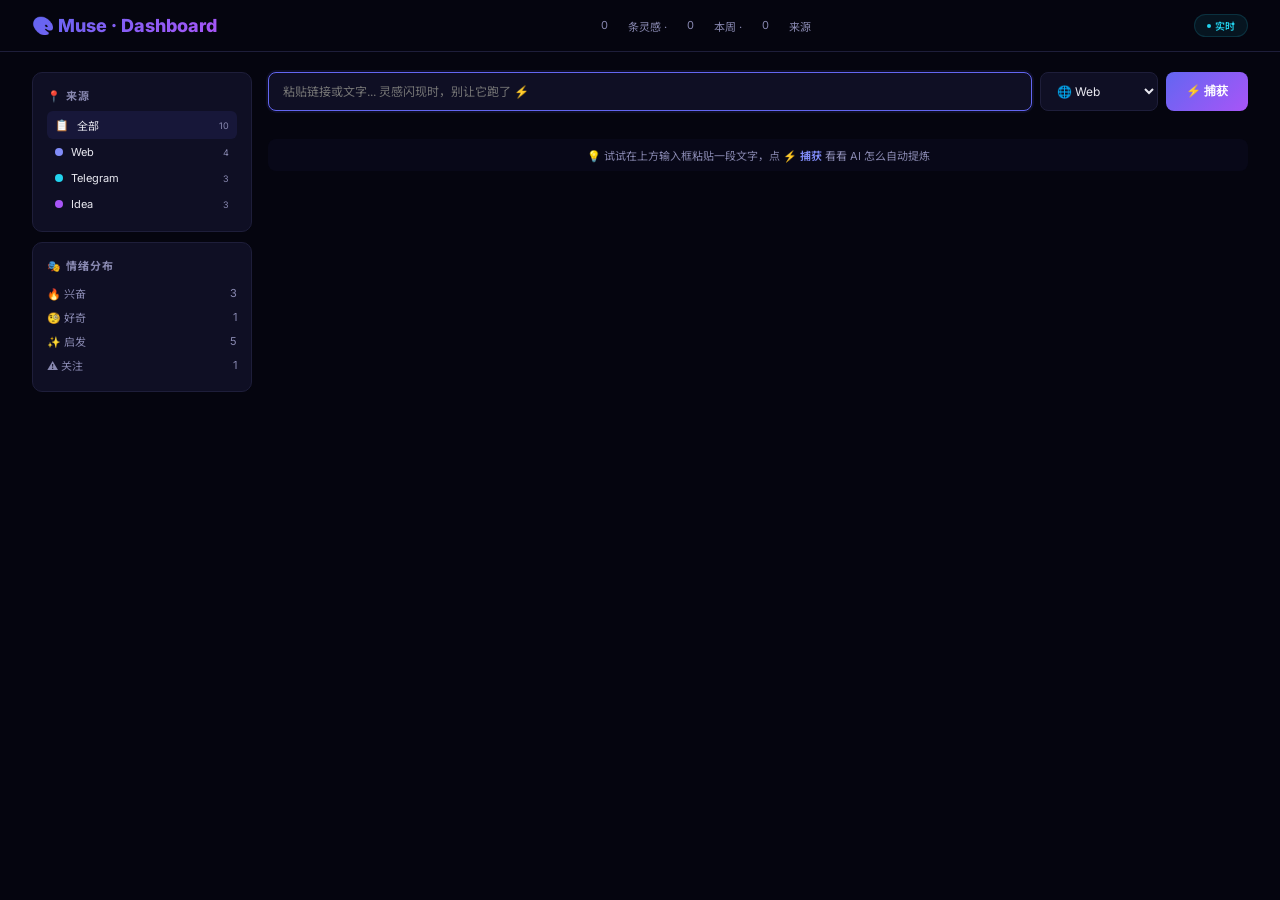
<file: demo.html>
<!DOCTYPE html>
<html lang="zh-CN">
<head>
<meta charset="UTF-8"><meta name="viewport" content="width=1280,height=720,initial-scale=0.75">
<title>Muse · Catch — Demo</title>
<link href="https://fonts.googleapis.com/css2?family=Inter:wght@300;400;500;600;700;800;900&family=Noto+Sans+SC:wght@300;400;500;700;900&display=swap" rel="stylesheet">
<style>
:root{--bg:#05050f;--bg2:#0a0a1a;--card:#0f0f24;--border:#1e1e3a;--purple:#6366f1;--purple-light:#818cf8;--pink:#a855f7;--cyan:#22d3ee;--text:#e8e8f0;--dim:#8888b0;--gradient:linear-gradient(135deg,#6366f1,#a855f7)}
*{margin:0;padding:0;box-sizing:border-box}
body{font-family:'Inter','Noto Sans SC',sans-serif;background:var(--bg);color:var(--text);width:1280px;height:720px;overflow:hidden;position:relative}

/* Starfield */
#stars{position:fixed;inset:0;z-index:0;opacity:.25;pointer-events:none}

/* Nav */
nav{display:flex;align-items:center;justify-content:space-between;padding:14px 32px;border-bottom:1px solid var(--border);position:relative;z-index:2;background:var(--bg)}
.brand{font-size:18px;font-weight:800;background:var(--gradient);-webkit-background-clip:text;-webkit-text-fill-color:transparent}
.nav-stats{display:flex;gap:20px;font-size:11px;color:var(--dim)}
.nav-stats em{font-style:normal;color:var(--purple-light);font-weight:700}
.badge{display:inline-flex;align-items:center;gap:4px;padding:3px 12px;border-radius:12px;background:rgba(34,211,238,.08);border:1px solid rgba(34,211,238,.15);color:var(--cyan);font-size:10px;font-weight:600}
.badge .dot{width:4px;height:4px;border-radius:50%;background:var(--cyan);animation:pulse 2s infinite}
@keyframes pulse{0%,100%{opacity:1}50%{opacity:.3}}

main{padding:20px 32px;position:relative;z-index:1}
.row{display:flex;gap:16px}

/* Sidebar */
.sidebar{width:220px;flex-shrink:0}
.sb-card{background:var(--card);border:1px solid var(--border);border-radius:10px;padding:14px;margin-bottom:10px}
.sb-card h3{font-size:11px;text-transform:uppercase;letter-spacing:1px;color:var(--dim);margin-bottom:8px}
.source-item{display:flex;align-items:center;gap:8px;padding:6px 8px;border-radius:6px;font-size:11px;cursor:pointer;transition:all .2s}
.source-item:hover,.source-item.active{background:rgba(99,102,241,.1)}
.source-dot{width:8px;height:8px;border-radius:50%}
.source-dot.w{background:var(--purple-light)}.source-dot.t{background:var(--cyan)}.source-dot.i{background:var(--pink)}
.source-count{font-size:9px;color:var(--dim);margin-left:auto}
.emotion-item{display:flex;align-items:center;gap:6px;font-size:11px;padding:4px 0;color:var(--dim)}

/* Main content */
.content{flex:1}
.ingest-bar{display:flex;gap:8px;margin-bottom:16px}
.ingest-bar input{flex:1;padding:10px 14px;background:var(--card);border:1px solid var(--border);border-radius:8px;color:var(--text);font-size:12px;font-family:inherit;outline:none}
.ingest-bar input:focus{border-color:var(--purple);box-shadow:0 0 0 2px rgba(99,102,241,.1)}
.ingest-bar button{padding:10px 20px;background:var(--gradient);border:none;border-radius:8px;color:#fff;font-size:12px;font-weight:600;cursor:pointer;white-space:nowrap}
.ingest-bar select{padding:10px 12px;background:var(--card);border:1px solid var(--border);border-radius:8px;color:var(--text);font-size:12px;font-family:inherit;outline:none}

/* Cards */
.grid{display:grid;grid-template-columns:1fr 1fr;gap:10px;max-height:480px;overflow-y:auto}
.grid::-webkit-scrollbar{width:4px}.grid::-webkit-scrollbar-thumb{background:var(--border);border-radius:2px}
.card{background:var(--card);border:1px solid var(--border);border-radius:10px;padding:16px;transition:all .3s;position:relative;overflow:hidden}
.card::before{content:'';position:absolute;top:0;left:0;right:0;height:1px;background:linear-gradient(90deg,#6366f1,#a855f7,#6366f1);opacity:0;transition:opacity .3s}
.card:hover::before{opacity:.5}
.card.new{animation:cardIn .5s ease-out;border-color:rgba(99,102,241,.4)}
@keyframes cardIn{0%{opacity:0;transform:translateY(10px)}100%{opacity:1;transform:translateY(0)}}
.card-header{display:flex;justify-content:space-between;align-items:flex-start;margin-bottom:8px}
.card-source{font-size:8px;padding:1px 6px;border-radius:4px;font-weight:600;text-transform:uppercase;letter-spacing:.3px}
.card-source.w{background:rgba(99,102,241,.18);color:var(--purple-light)}
.card-source.t{background:rgba(34,211,238,.15);color:var(--cyan)}
.card-source.i{background:rgba(168,85,247,.15);color:var(--pink)}
.card-emoji{font-size:16px}
.card-title{font-size:13px;font-weight:700;margin-bottom:4px;line-height:1.3}
.card-summary{font-size:11px;color:var(--dim);line-height:1.5;margin-bottom:8px}
.card-footer{display:flex;justify-content:space-between;align-items:center;font-size:9px;color:var(--dim)}
.card-tags{display:flex;gap:3px}
.card-tag{padding:1px 6px;background:rgba(99,102,241,.06);border-radius:6px;color:var(--purple-light)}
.card-time{white-space:nowrap}

/* Toast */
.toast{position:fixed;top:14px;right:20px;padding:10px 18px;background:var(--purple);color:#fff;border-radius:8px;font-size:12px;font-weight:600;z-index:100;opacity:0;transform:translateY(-8px);transition:all .3s}
.toast.show{opacity:1;transform:translateY(0)}

/* Instruction bar */
.instruction{text-align:center;font-size:11px;color:var(--dim);padding:8px;background:rgba(99,102,241,.04);border-radius:8px;margin-top:12px}
.instruction span{color:var(--purple-light);font-weight:600}
</style>
</head>
<body>
<div id="stars"></div>
<nav>
  <div class="brand">🎨 Muse · Dashboard</div>
  <div class="nav-stats"><span id="stat-total">0</span> 条灵感 · <span id="stat-week">0</span> 本周 · <span id="stat-sources">0</span> 来源</div>
  <div class="badge"><span class="dot"></span> 实时</div>
</nav>
<main>
<div class="row">
<div class="sidebar">
  <div class="sb-card">
    <h3>📍 来源</h3>
    <div class="source-item active" onclick="filter('all')"><span>📋</span> 全部 <span class="source-count" id="cnt-all">10</span></div>
    <div class="source-item" onclick="filter('web')"><div class="source-dot w"></div> Web <span class="source-count" id="cnt-web">4</span></div>
    <div class="source-item" onclick="filter('tg')"><div class="source-dot t"></div> Telegram <span class="source-count" id="cnt-tg">3</span></div>
    <div class="source-item" onclick="filter('idea')"><div class="source-dot i"></div> Idea <span class="source-count" id="cnt-idea">3</span></div>
  </div>
  <div class="sb-card">
    <h3>🎭 情绪分布</h3>
    <div class="emotion-item">🔥 兴奋 <span style="margin-left:auto">3</span></div>
    <div class="emotion-item">🧐 好奇 <span style="margin-left:auto">1</span></div>
    <div class="emotion-item">✨ 启发 <span style="margin-left:auto">5</span></div>
    <div class="emotion-item">⚠️ 关注 <span style="margin-left:auto">1</span></div>
  </div>
</div>
<div class="content">
  <div class="ingest-bar">
    <input type="text" id="input" placeholder="粘贴链接或文字... 灵感闪现时，别让它跑了 ⚡" autofocus />
    <select id="source-sel">
      <option value="web">🌐 Web</option><option value="tg">🤖 Telegram</option><option value="idea">💡 Idea</option>
    </select>
    <button onclick="capture()">⚡ 捕获</button>
  </div>
  <div class="grid" id="grid"></div>
  <div class="instruction">💡 试试在上方输入框粘贴一段文字，点 <span>⚡ 捕获</span> 看看 AI 怎么自动提炼</div>
</div>
</div>
</main>
<div class="toast" id="toast"></div>

<script>
const API='http://localhost:5200/api';
const EMOJI={excited:'🔥',curious:'🧐',concerned:'⚠️',inspired:'✨',neutral:'📌'};
let filterVal='all',items=[];

function toast(m){const t=document.getElementById('toast');t.textContent=m;t.classList.add('show');setTimeout(()=>t.classList.remove('show'),1800)}
function filter(v){
  filterVal=v;
  document.querySelectorAll('.source-item').forEach(e=>e.classList.remove('active'));
  document.querySelector(`.source-item[onclick="filter('${v}')"]`)?.classList.add('active');
  render();
}
async function load(){
  try{const r=await fetch(API+'/inspirations');items=await r.json()}catch(e){items=[]}
  try{const r=await fetch(API+'/stats');const s=await r.json();
    document.getElementById('stat-total').textContent=s.total||0;
    document.getElementById('stat-week').textContent=s.this_week||0;
    document.getElementById('stat-sources').textContent=Object.keys(s.sources||{}).length||0;
    document.getElementById('cnt-all').textContent=s.total||0;
    document.getElementById('cnt-web').textContent=s.sources?.web||0;
    document.getElementById('cnt-tg').textContent=s.sources?.tg||0;
    document.getElementById('cnt-idea').textContent=s.sources?.idea||0;
  }catch(e){}
  render();
}
function render(){
  const g=document.getElementById('grid');
  let f=filterVal==='all'?items:items.filter(i=>i.source===filterVal);
  g.innerHTML=f.map(i=>`
    <div class="card" data-id="${i.id}">
      <div class="card-header">
        <span class="card-source ${i.source?i.source[0]:'a'}">${i.source||'?'}</span>
        <span class="card-emoji">${EMOJI[i.emotion]||'📌'}</span>
      </div>
      <div class="card-title">${esc(i.title||'未命名')}</div>
      <div class="card-summary">${esc(i.summary||'').slice(0,100)}</div>
      <div class="card-footer">
        <div class="card-tags">${(i.keywords||[]).slice(0,3).map(k=>`<span class="card-tag">${esc(k)}</span>`).join('')}</div>
      </div>
    </div>
  `).join('');
}
function esc(s){return String(s||'').replace(/&/g,'&amp;').replace(/</g,'&lt;').replace(/>/g,'&gt;')}
async function capture(){
  const inp=document.getElementById('input'),src=document.getElementById('source-sel');
  const c=inp.value.trim();if(!c)return;
  inp.value='';toast('⚡ AI 正在提炼...'); 
  try{
    const r=await fetch(API+'/ingest',{method:'POST',headers:{'Content-Type':'application/json'},body:JSON.stringify({content:c,source:src.value})});
    const d=await r.json();
    if(d.ok){toast('✨ 灵感已入库！标题: '+d.title.slice(0,30)+'…');load()}
  }catch(e){toast('❌ '+e.message)}
}
document.getElementById('input').addEventListener('keydown',e=>{if(e.key==='Enter')capture()});

// Stars
(function(){const s=document.getElementById('stars'),c=s.getContext('2d');s.width=1280;s.height=720;for(let i=0;i<80;i++){c.fillStyle=`rgba(255,255,255,${Math.random()*.5+.1})`;c.fillRect(Math.random()*1280,Math.random()*720,Math.random()*1.5+0.5,Math.random()*1.5+0.5)}})();

// Auto-demo after 3s
setTimeout(async()=>{
  const inp=document.getElementById('input');
  const demos=[
    {t:'The best way to predict the future is to invent it. — Alan Kay. This applies to AI agents too. If you want to see what agents should do, build it yourself.',s:'web',d:2000},
  ];
  for(const d of demos){
    inp.value=d.t;
    document.getElementById('source-sel').value=d.s;
    await new Promise(r=>setTimeout(r,800));
    await capture();
    await new Promise(r=>setTimeout(r,2500));
  }
},4000);

load();
</script>
</body>
</html>
</file>
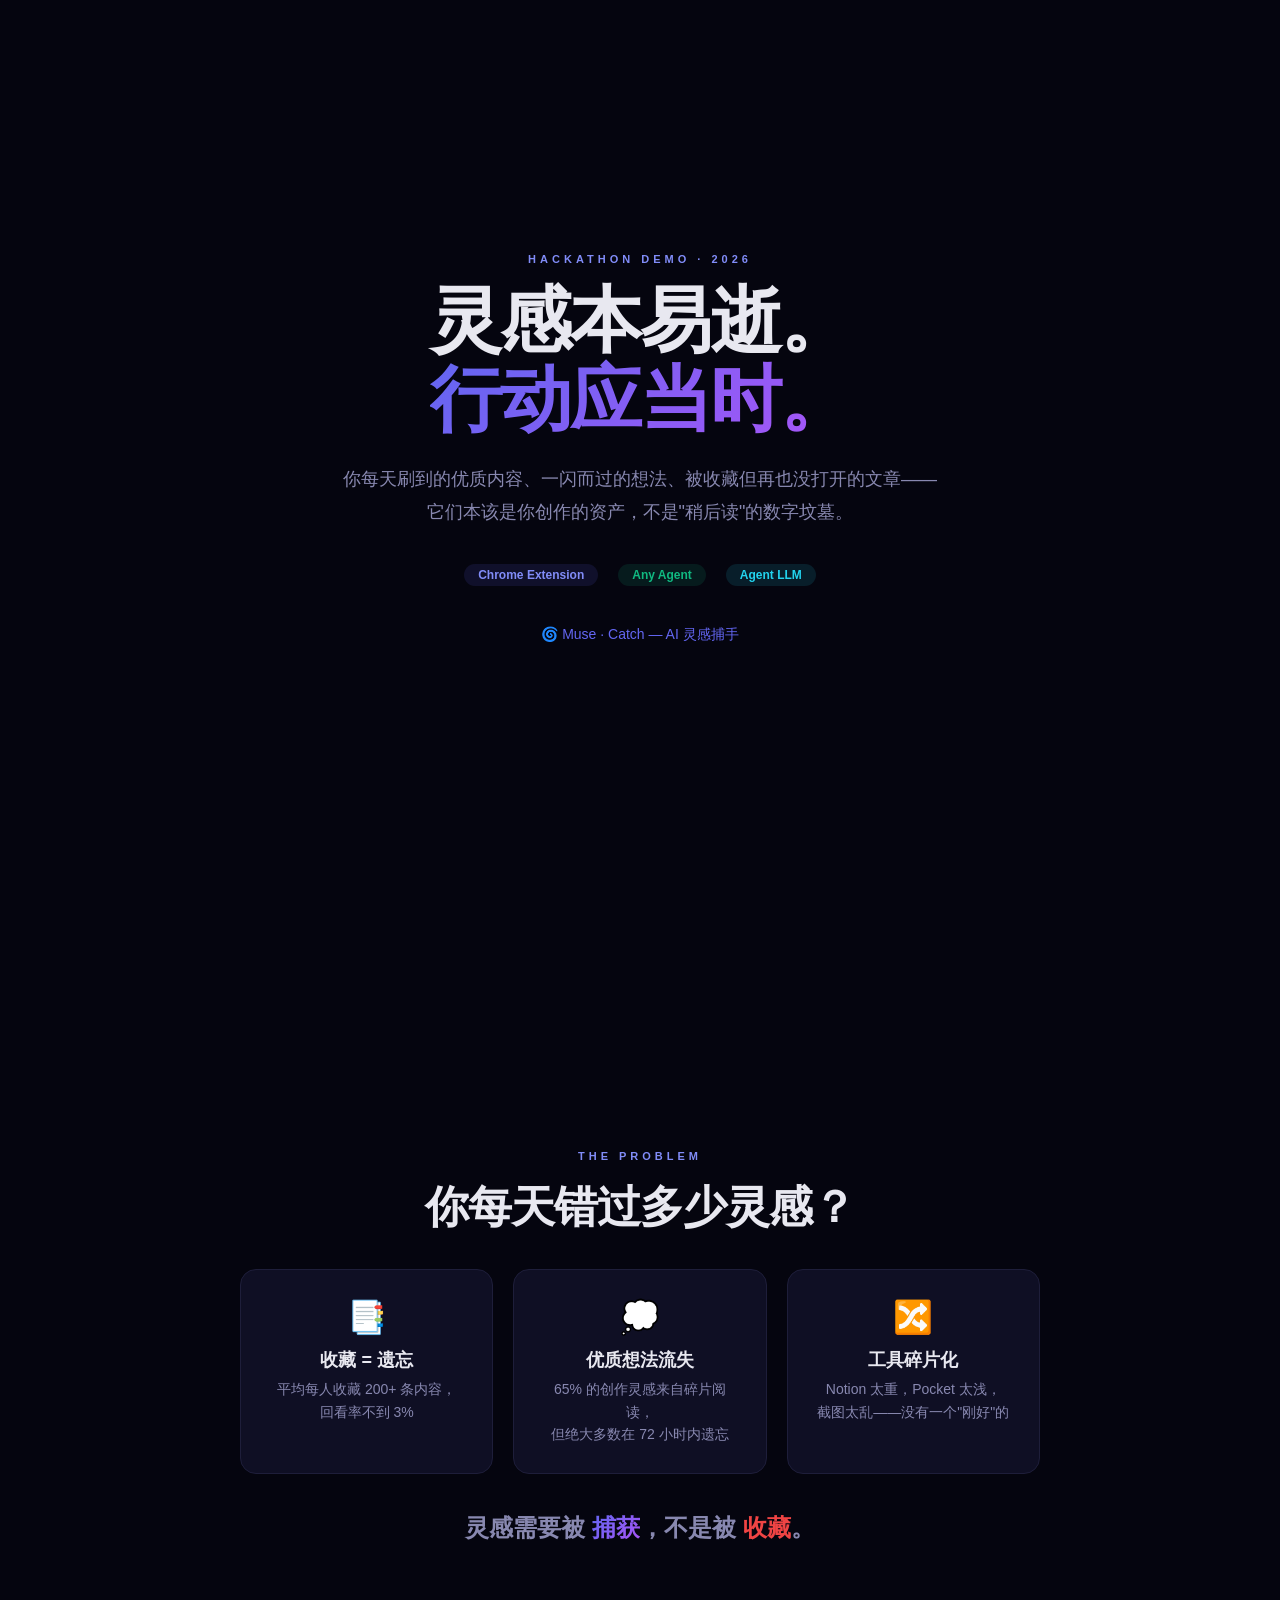
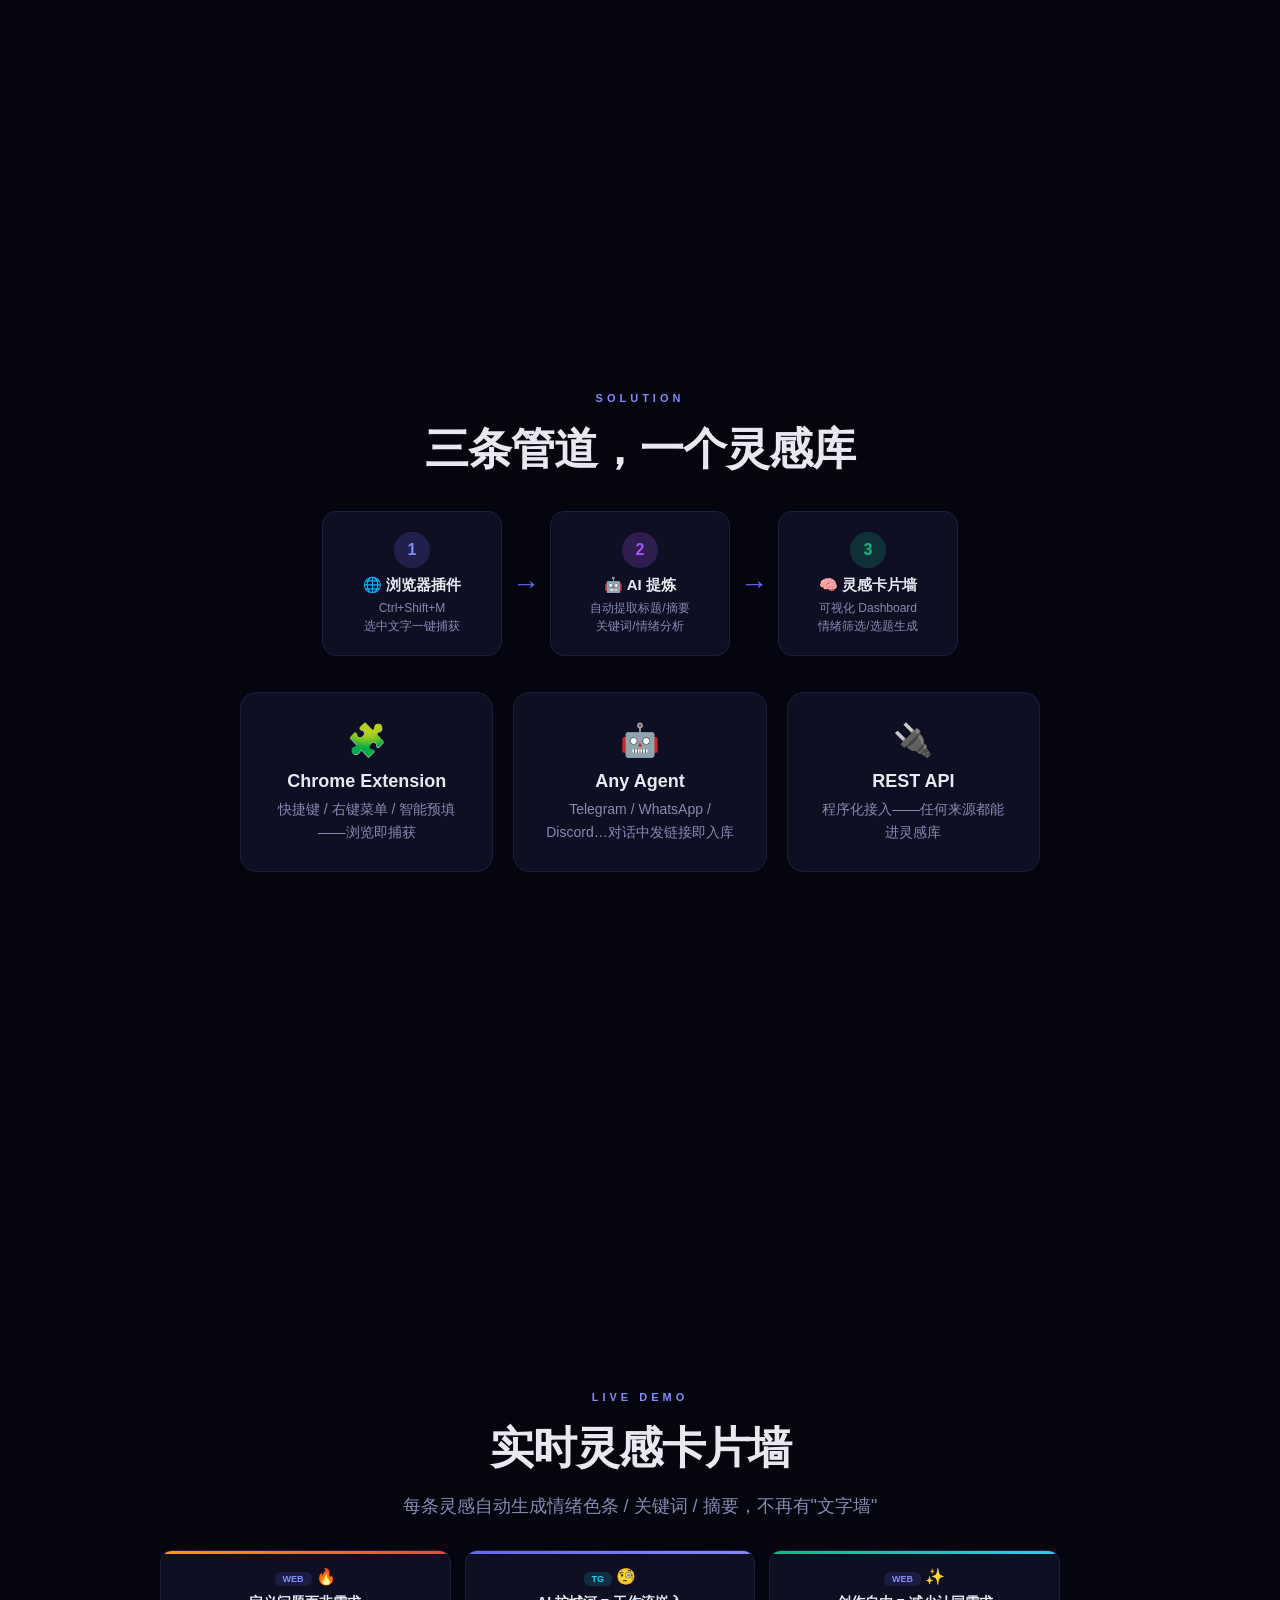
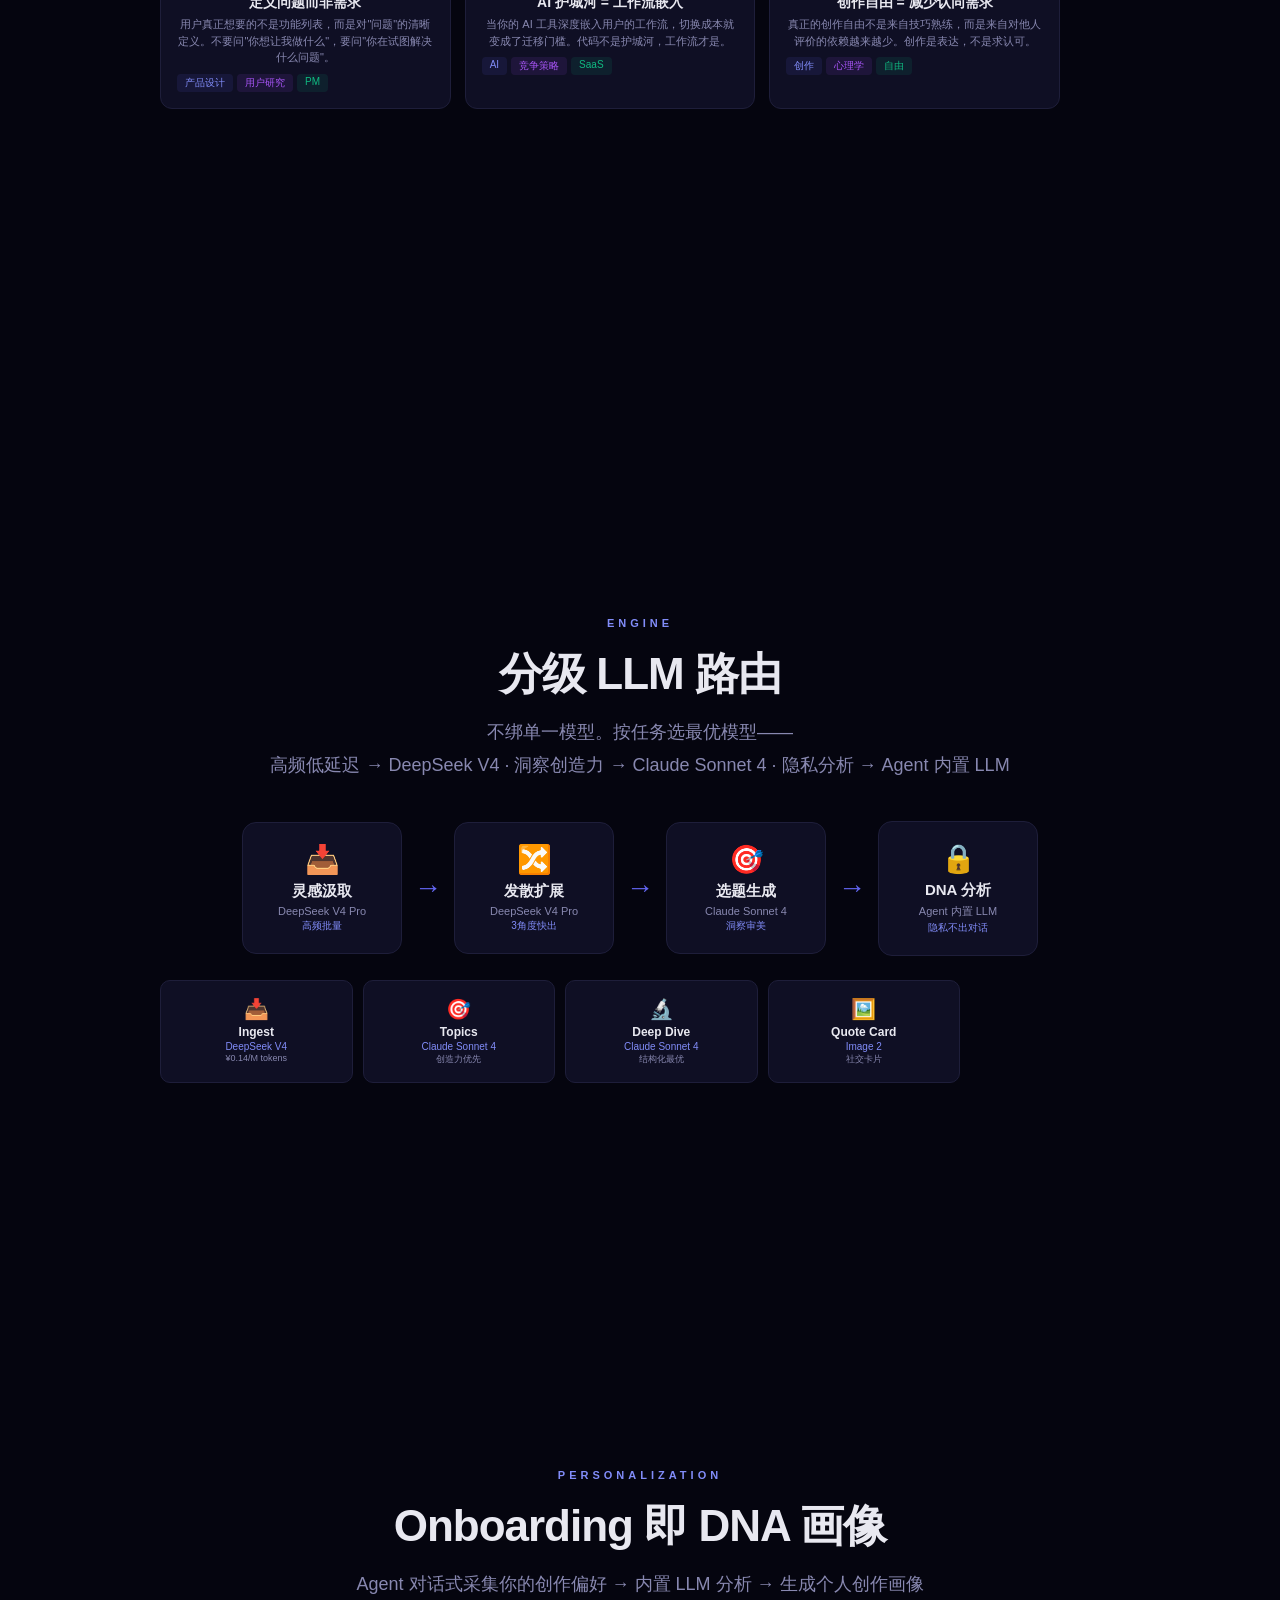
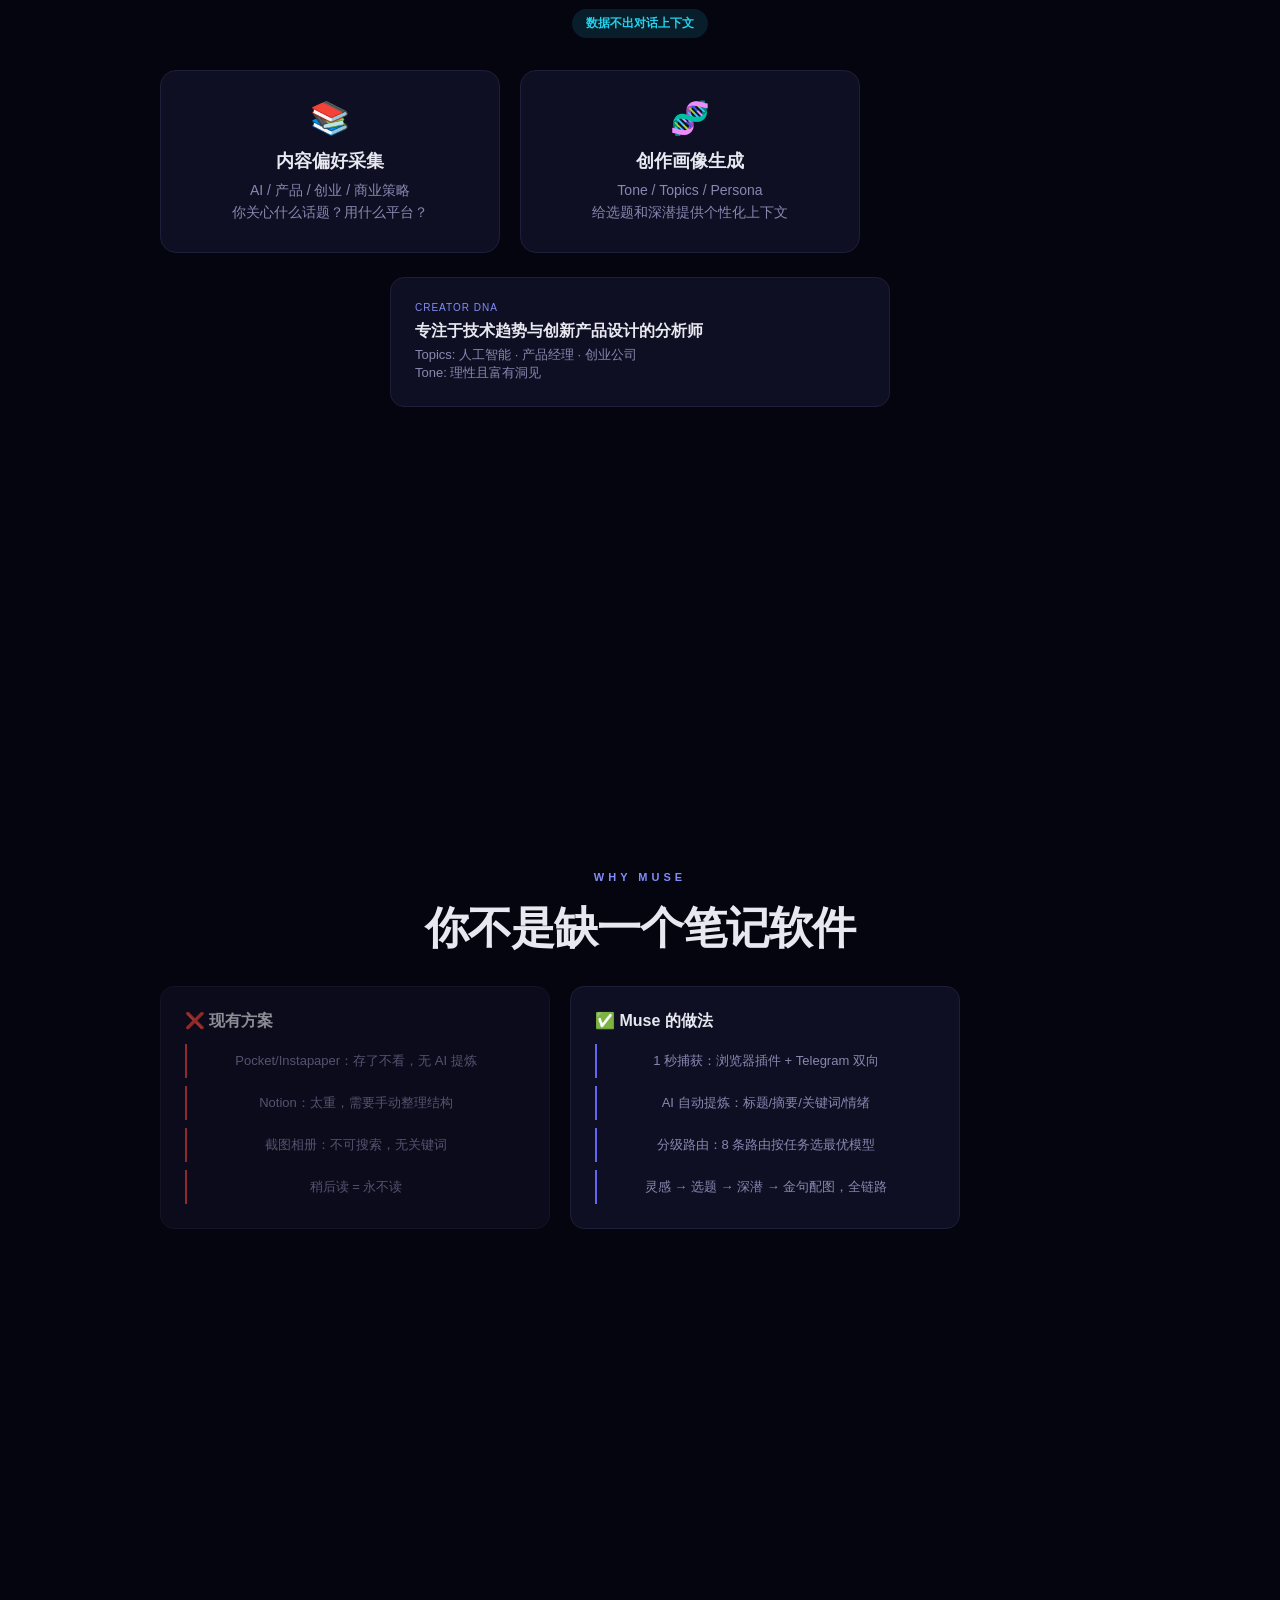
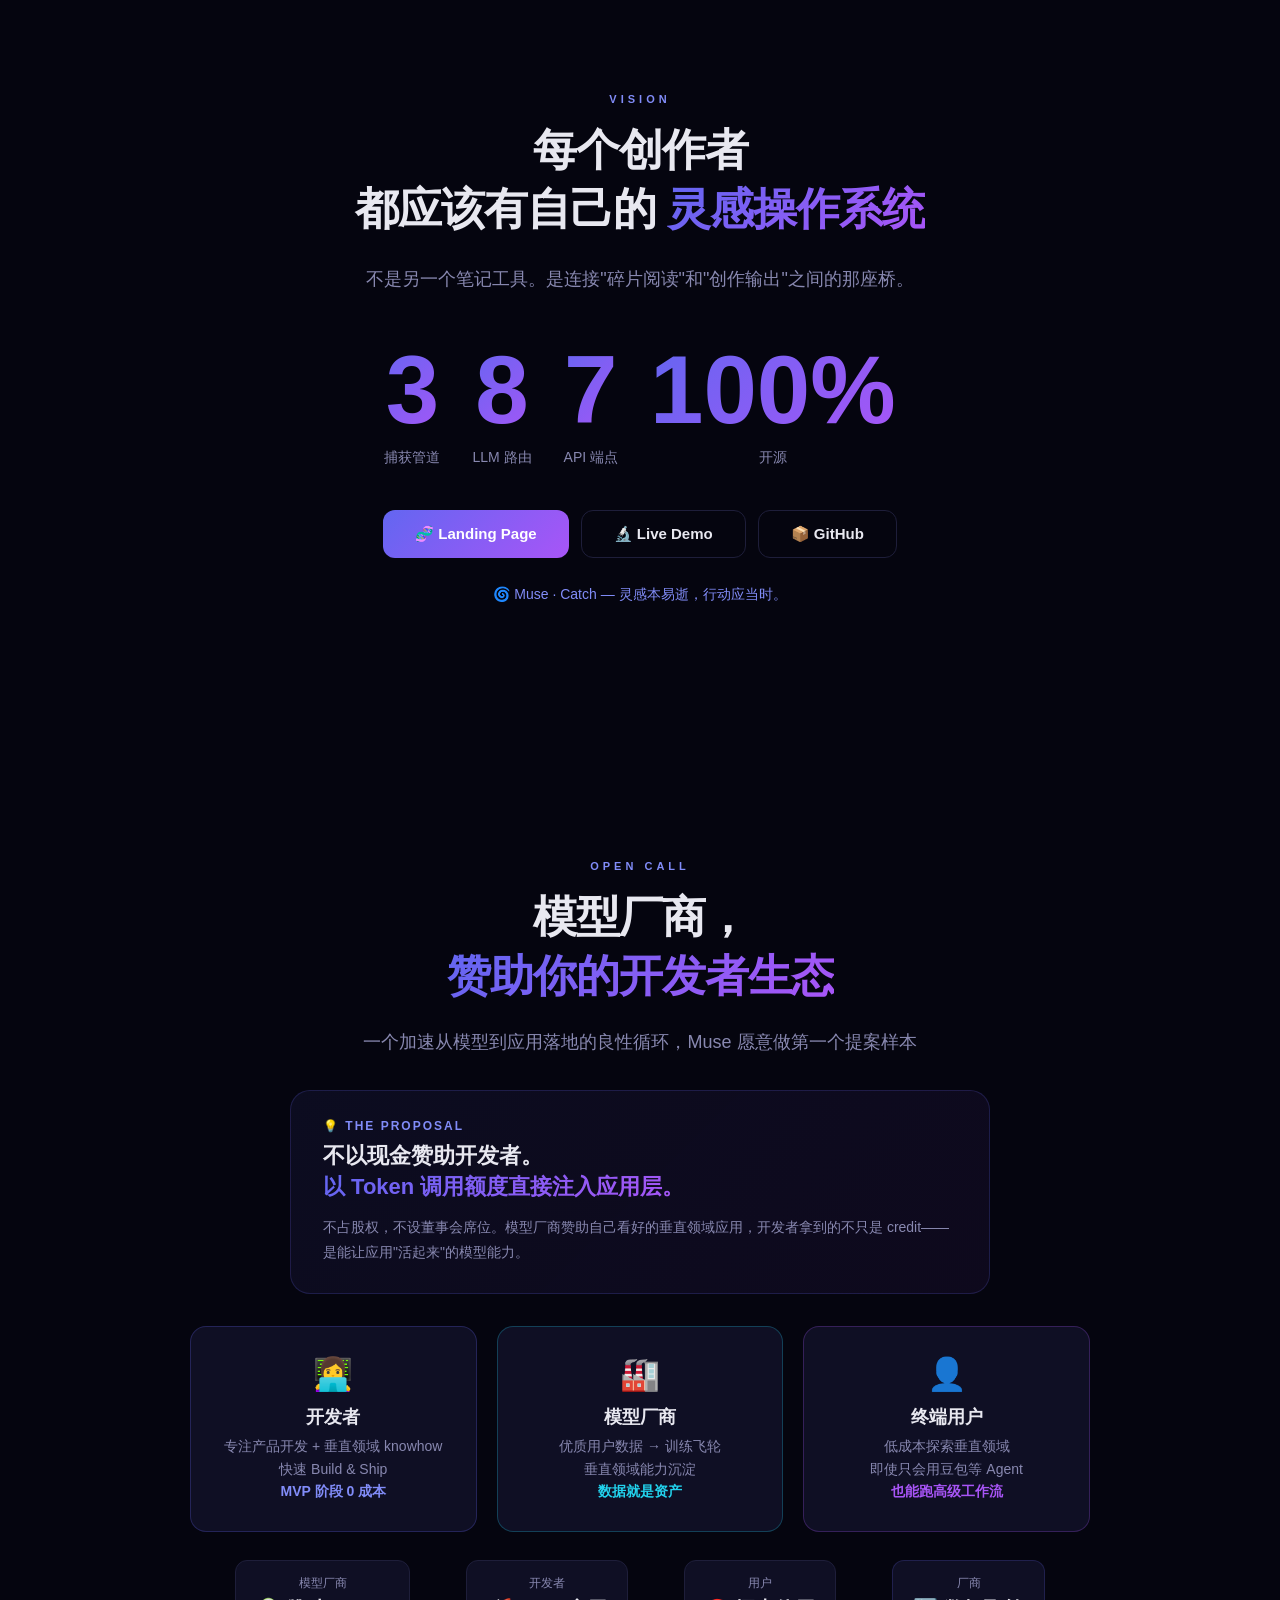
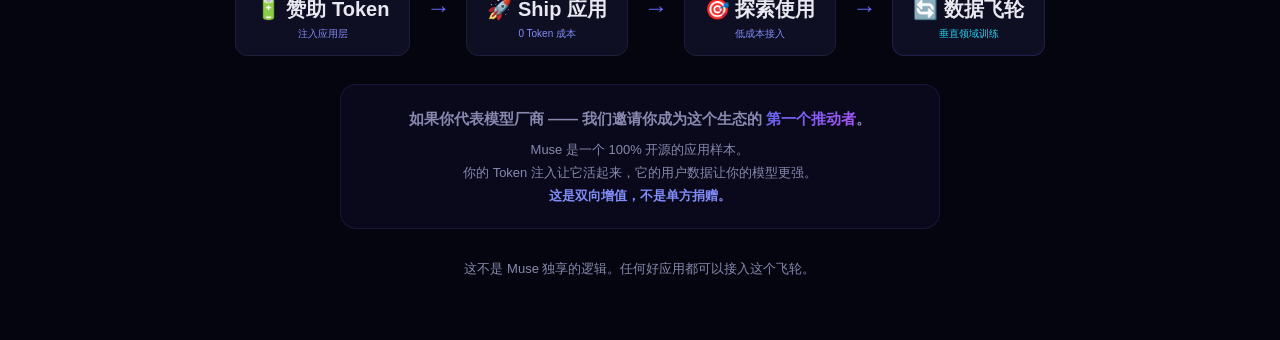
<file: pitch.html>
<!DOCTYPE html>
<html lang="zh-CN">
<head>
<meta charset="UTF-8"><meta name="viewport" content="width=device-width,initial-scale=1.0">
<title>Muse · Catch — Hackathon Pitch</title>
<style>
*{margin:0;padding:0;box-sizing:border-box}
body{font-family:'Inter','Noto Sans SC',sans-serif;background:#05050f;color:#e8e8f0;overflow-x:hidden}
.slide{min-height:100vh;display:flex;align-items:center;justify-content:center;padding:60px 40px;position:relative}
.slide-inner{max-width:960px;width:100%}
.slide-center{text-align:center}

/* ===== TYPOGRAPHY ===== */
h1{font-size:72px;font-weight:900;letter-spacing:-2px;line-height:1.1}
h2{font-size:44px;font-weight:800;letter-spacing:-1px}
h3{font-size:28px;font-weight:700}
p{font-size:18px;line-height:1.8;color:#8888b0;margin-top:12px}
.gradient-text{background:linear-gradient(135deg,#6366f1,#a855f7);-webkit-background-clip:text;-webkit-text-fill-color:transparent;background-clip:text}
.eyebrow{font-size:11px;text-transform:uppercase;letter-spacing:4px;color:#818cf8;font-weight:700;margin-bottom:16px}
.tag{display:inline-block;padding:4px 14px;border-radius:20px;font-size:12px;font-weight:600;margin:4px}
.tag-engine{background:rgba(99,102,241,.12);color:#818cf8}
.tag-privacy{background:rgba(34,211,238,.12);color:#22d3ee}
.tag-speed{background:rgba(16,185,129,.12);color:#10b981}
.big-number{font-size:96px;font-weight:900;background:linear-gradient(135deg,#6366f1,#a855f7);-webkit-background-clip:text;-webkit-text-fill-color:transparent;background-clip:text}

/* ===== GRID & CARDS ===== */
.card-grid{display:grid;gap:20px;margin-top:32px}
.grid-2{grid-template-columns:1fr 1fr}
.grid-3{grid-template-columns:repeat(3,1fr)}
.grid-4{grid-template-columns:repeat(2,1fr)}
.card{background:#0f0f24;border:1px solid #1e1e3a;border-radius:16px;padding:28px;transition:all .3s}
.card:hover{border-color:#6366f1;transform:translateY(-2px)}
.card .icon{font-size:32px;margin-bottom:12px}
.card h4{font-size:18px;font-weight:700;margin-bottom:6px}
.card p{font-size:14px;color:#8888b0;margin-top:4px;line-height:1.6}

/* ===== ARCHITECTURE ===== */
.arch-row{display:flex;align-items:center;justify-content:center;gap:0;margin-top:40px;flex-wrap:wrap}
.arch-node{background:#0f0f24;border:1px solid #1e1e3a;border-radius:14px;padding:20px 28px;text-align:center;min-width:160px;transition:all .3s}
.arch-node:hover{border-color:#6366f1;transform:translateY(-2px)}
.arch-node .n-icon{font-size:28px;margin-bottom:6px}
.arch-node .n-title{font-size:15px;font-weight:700}
.arch-node .n-model{font-size:11px;color:#8888b0;margin-top:4px}
.arch-node .n-desc{font-size:10px;color:#818cf8;margin-top:2px}
.arch-arrow{font-size:28px;color:#6366f1;margin:0 12px;font-weight:100}

/* ===== DEMO CARDS ===== */
.demo-grid{display:grid;grid-template-columns:repeat(3,1fr);gap:14px;margin-top:28px}
.demo-card{background:#0f0f24;border:1px solid #1e1e3a;border-radius:12px;padding:16px;position:relative;overflow:hidden}
.demo-card::before{content:'';position:absolute;top:0;left:0;right:0;height:3px}
.demo-card.c1::before{background:linear-gradient(90deg,#f59e0b,#ef4444)}
.demo-card.c2::before{background:linear-gradient(90deg,#6366f1,#818cf8)}
.demo-card.c3::before{background:linear-gradient(90deg,#10b981,#22d3ee)}
.demo-card .dc-src{font-size:9px;padding:2px 8px;border-radius:6px;font-weight:700;text-transform:uppercase;display:inline-block;margin-bottom:8px}
.demo-card .dc-src.web{background:rgba(99,102,241,.15);color:#818cf8}
.demo-card .dc-src.tg{background:rgba(34,211,238,.15);color:#22d3ee}
.demo-card .dc-title{font-size:14px;font-weight:700;margin-bottom:4px}
.demo-card .dc-summary{font-size:11px;color:#8888b0;line-height:1.5}
.demo-card .dc-tags{display:flex;gap:4px;margin-top:8px;flex-wrap:wrap}
.demo-card .dc-tag{padding:2px 8px;border-radius:4px;font-size:10px;font-weight:500}
.demo-card .dc-tag:nth-child(1){background:rgba(99,102,241,.1);color:#818cf8}
.demo-card .dc-tag:nth-child(2){background:rgba(168,85,247,.1);color:#a855f7}
.demo-card .dc-tag:nth-child(3){background:rgba(16,185,129,.1);color:#10b981}

/* Route Table */
.route-grid{display:grid;grid-template-columns:repeat(4,1fr);gap:10px;margin-top:24px}
.route-card{background:#0f0f24;border:1px solid #1e1e3a;border-radius:10px;padding:16px;text-align:center}
.route-card .rt-icon{font-size:20px;margin-bottom:4px}
.route-card .rt-task{font-size:12px;font-weight:700}
.route-card .rt-model{font-size:10px;color:#818cf8;margin-top:2px}
.route-card .rt-cost{font-size:9px;color:#8888b0;margin-top:1px}

/* ===== FLOW ===== */
.flow-row{display:flex;align-items:center;justify-content:center;gap:0;margin-top:32px;flex-wrap:wrap}
.flow-step{background:#0f0f24;border:1px solid #1e1e3a;border-radius:14px;padding:20px 24px;text-align:center;min-width:180px}
.flow-step .fs-num{width:36px;height:36px;border-radius:50%;display:flex;align-items:center;justify-content:center;margin:0 auto 8px;font-weight:900;font-size:16px}
.flow-step:nth-child(1) .fs-num{background:rgba(99,102,241,.2);color:#818cf8}
.flow-step:nth-child(3) .fs-num{background:rgba(168,85,247,.2);color:#a855f7}
.flow-step:nth-child(5) .fs-num{background:rgba(16,185,129,.2);color:#10b981}
.flow-step h4{font-size:15px;font-weight:700}
.flow-step p{font-size:12px;color:#8888b0;margin-top:4px;line-height:1.5}
.flow-arrow{font-size:28px;color:#6366f1;margin:0 10px}

/* ===== COMPARISON TABLE ===== */
.compare-row{display:grid;grid-template-columns:1fr 1fr;gap:20px;margin-top:28px}
.compare-col{background:#0f0f24;border:1px solid #1e1e3a;border-radius:14px;padding:24px}
.compare-col h4{font-size:16px;margin-bottom:12px;display:flex;align-items:center;gap:8px}
.compare-col ul{list-style:none;display:flex;flex-direction:column;gap:8px}
.compare-col li{padding:8px 12px;font-size:13px;border-left:2px solid #6366f1;color:#8888b0}
.compare-col.alt li{border-left-color:#ef4444}
.compare-col.alt{opacity:.6}

/* Final CTA */
.cta-bar{display:flex;gap:12px;justify-content:center;margin-top:32px}
.btn{padding:14px 32px;border-radius:12px;font-size:15px;font-weight:700;cursor:pointer;border:none;font-family:inherit;text-decoration:none;display:inline-flex;align-items:center;gap:8px}
.btn-primary{background:linear-gradient(135deg,#6366f1,#a855f7);color:#fff}
.btn-outline{background:transparent;border:1px solid #1e1e3a;color:#e8e8f0}

.fade-in{animation:fadeIn .8s ease-out}
@keyframes fadeIn{from{opacity:0;transform:translateY(24px)}to{opacity:1;transform:translateY(0)}}

@media(max-width:768px){
  h1{font-size:42px}h2{font-size:28px}
  .grid-2,.grid-3,.grid-4,.demo-grid,.route-grid,.arch-row,.flow-row,.compare-row{grid-template-columns:1fr}
  .slide{padding:40px 20px}
}
</style>
</head>
<body>

<!-- ===== SLIDE 1: PROBLEM ===== -->
<div class="slide"><div class="slide-inner slide-center">
  <div class="eyebrow">Hackathon Demo · 2026</div>
  <h1>灵感本易逝。<br><span class="gradient-text">行动应当时。</span></h1>
  <p style="max-width:600px;margin:24px auto">你每天刷到的优质内容、一闪而过的想法、被收藏但再也没打开的文章——它们本该是你创作的资产，不是"稍后读"的数字坟墓。</p>
  <div class="cta-bar">
    <span class="tag tag-engine">Chrome Extension</span>
    <span class="tag tag-speed">Any Agent</span>
    <span class="tag tag-privacy">Agent LLM</span>
  </div>
  <p style="font-size:14px;margin-top:32px;color:#6366f1">🌀 Muse · Catch — AI 灵感捕手</p>
</div></div>

<!-- ===== SLIDE 2: THE GAP ===== -->
<div class="slide"><div class="slide-inner slide-center">
  <div class="eyebrow">The Problem</div>
  <h2>你每天错过多少灵感？</h2>
  <div class="card-grid grid-3" style="max-width:800px;margin:32px auto">
    <div class="card"><div class="icon">📑</div><h4>收藏 = 遗忘</h4><p>平均每人收藏 200+ 条内容，<br>回看率不到 3%</p></div>
    <div class="card"><div class="icon">💭</div><h4>优质想法流失</h4><p>65% 的创作灵感来自碎片阅读，<br>但绝大多数在 72 小时内遗忘</p></div>
    <div class="card"><div class="icon">🔀</div><h4>工具碎片化</h4><p>Notion 太重，Pocket 太浅，<br>截图太乱——没有一个"刚好"的</p></div>
  </div>
  <p style="margin-top:28px;font-size:24px;font-weight:700">灵感需要被 <span class="gradient-text">捕获</span>，不是被 <span style="color:#ef4444">收藏</span>。</p>
</div></div>

<!-- ===== SLIDE 3: SOLUTION ===== -->
<div class="slide"><div class="slide-inner slide-center">
  <div class="eyebrow">Solution</div>
  <h2>三条管道，一个灵感库</h2>
  <div class="flow-row">
    <div class="flow-step"><div class="fs-num">1</div><h4>🌐 浏览器插件</h4><p>Ctrl+Shift+M<br>选中文字一键捕获</p></div>
    <div class="flow-arrow">→</div>
    <div class="flow-step"><div class="fs-num">2</div><h4>🤖 AI 提炼</h4><p>自动提取标题/摘要<br>关键词/情绪分析</p></div>
    <div class="flow-arrow">→</div>
    <div class="flow-step"><div class="fs-num">3</div><h4>🧠 灵感卡片墙</h4><p>可视化 Dashboard<br>情绪筛选/选题生成</p></div>
  </div>
  <div class="card-grid grid-3" style="max-width:800px;margin:36px auto">
    <div class="card"><div class="icon">🧩</div><h4>Chrome Extension</h4><p>快捷键 / 右键菜单 / 智能预填——浏览即捕获</p></div>
    <div class="card"><div class="icon">🤖</div><h4>Any Agent</h4><p>Telegram / WhatsApp / Discord…对话中发链接即入库</p></div>
    <div class="card"><div class="icon">🔌</div><h4>REST API</h4><p>程序化接入——任何来源都能进灵感库</p></div>
  </div>
</div></div>

<!-- ===== SLIDE 4: LIVE DEMO CARDS ===== -->
<div class="slide"><div class="slide-inner slide-center">
  <div class="eyebrow">Live Demo</div>
  <h2>实时灵感卡片墙</h2>
  <p>每条灵感自动生成情绪色条 / 关键词 / 摘要，不再有"文字墙"</p>
  <div class="demo-grid" style="max-width:900px">
    <div class="demo-card c1">
      <span class="dc-src web">WEB</span> 🔥
      <div class="dc-title">定义问题而非需求</div>
      <div class="dc-summary">用户真正想要的不是功能列表，而是对"问题"的清晰定义。不要问"你想让我做什么"，要问"你在试图解决什么问题"。</div>
      <div class="dc-tags"><span class="dc-tag">产品设计</span><span class="dc-tag">用户研究</span><span class="dc-tag">PM</span></div>
    </div>
    <div class="demo-card c2">
      <span class="dc-src tg">TG</span> 🧐
      <div class="dc-title">AI 护城河 = 工作流嵌入</div>
      <div class="dc-summary">当你的 AI 工具深度嵌入用户的工作流，切换成本就变成了迁移门槛。代码不是护城河，工作流才是。</div>
      <div class="dc-tags"><span class="dc-tag">AI</span><span class="dc-tag">竞争策略</span><span class="dc-tag">SaaS</span></div>
    </div>
    <div class="demo-card c3">
      <span class="dc-src web">WEB</span> ✨
      <div class="dc-title">创作自由 = 减少认同需求</div>
      <div class="dc-summary">真正的创作自由不是来自技巧熟练，而是来自对他人评价的依赖越来越少。创作是表达，不是求认可。</div>
      <div class="dc-tags"><span class="dc-tag">创作</span><span class="dc-tag">心理学</span><span class="dc-tag">自由</span></div>
    </div>
  </div>
</div></div>

<!-- ===== SLIDE 5: ARCHITECTURE ===== -->
<div class="slide"><div class="slide-inner slide-center">
  <div class="eyebrow">Engine</div>
  <h2>分级 LLM 路由</h2>
  <p>不绑单一模型。按任务选最优模型——<br>高频低延迟 → DeepSeek V4 · 洞察创造力 → Claude Sonnet 4 · 隐私分析 → Agent 内置 LLM</p>
  <div class="arch-row">
    <div class="arch-node"><div class="n-icon">📥</div><div class="n-title">灵感汲取</div><div class="n-model">DeepSeek V4 Pro</div><div class="n-desc">高频批量</div></div>
    <div class="arch-arrow">→</div>
    <div class="arch-node"><div class="n-icon">🔀</div><div class="n-title">发散扩展</div><div class="n-model">DeepSeek V4 Pro</div><div class="n-desc">3角度快出</div></div>
    <div class="arch-arrow">→</div>
    <div class="arch-node"><div class="n-icon">🎯</div><div class="n-title">选题生成</div><div class="n-model">Claude Sonnet 4</div><div class="n-desc">洞察审美</div></div>
    <div class="arch-arrow">→</div>
    <div class="arch-node"><div class="n-icon">🔒</div><div class="n-title">DNA 分析</div><div class="n-model">Agent 内置 LLM</div><div class="n-desc">隐私不出对话</div></div>
  </div>
  <div class="route-grid" style="max-width:800px">
    <div class="route-card"><div class="rt-icon">📥</div><div class="rt-task">Ingest</div><div class="rt-model">DeepSeek V4</div><div class="rt-cost">¥0.14/M tokens</div></div>
    <div class="route-card"><div class="rt-icon">🎯</div><div class="rt-task">Topics</div><div class="rt-model">Claude Sonnet 4</div><div class="rt-cost">创造力优先</div></div>
    <div class="route-card"><div class="rt-icon">🔬</div><div class="rt-task">Deep Dive</div><div class="rt-model">Claude Sonnet 4</div><div class="rt-cost">结构化最优</div></div>
    <div class="route-card"><div class="rt-icon">🖼️</div><div class="rt-task">Quote Card</div><div class="rt-model">Image 2</div><div class="rt-cost">社交卡片</div></div>
  </div>
</div></div>

<!-- ===== SLIDE 6: ONBOARDING DNA ===== -->
<div class="slide"><div class="slide-inner slide-center">
  <div class="eyebrow">Personalization</div>
  <h2>Onboarding 即 DNA 画像</h2>
  <p>Agent 对话式采集你的创作偏好 → 内置 LLM 分析 → 生成个人创作画像<br><span class="tag tag-privacy" style="margin-top:8px">数据不出对话上下文</span></p>
  <div class="card-grid grid-2" style="max-width:700px;margin-top:28px">
    <div class="card"><div class="icon">📚</div><h4>内容偏好采集</h4><p>AI / 产品 / 创业 / 商业策略<br>你关心什么话题？用什么平台？</p></div>
    <div class="card"><div class="icon">🧬</div><h4>创作画像生成</h4><p>Tone / Topics / Persona<br>给选题和深潜提供个性化上下文</p></div>
  </div>
  <div style="background:#0f0f24;border:1px solid #1e1e3a;border-radius:14px;padding:24px;max-width:500px;margin:24px auto;text-align:left">
    <div style="font-size:10px;color:#818cf8;text-transform:uppercase;letter-spacing:1px;margin-bottom:8px">Creator DNA</div>
    <div style="font-size:16px;font-weight:700;margin-bottom:4px">专注于技术趋势与创新产品设计的分析师</div>
    <div style="font-size:13px;color:#8888b0">Topics: 人工智能 · 产品经理 · 创业公司</div>
    <div style="font-size:13px;color:#8888b0">Tone: 理性且富有洞见</div>
  </div>
</div></div>

<!-- ===== SLIDE 7: COMPETITIVE ===== -->
<div class="slide"><div class="slide-inner slide-center">
  <div class="eyebrow">Why Muse</div>
  <h2>你不是缺一个笔记软件</h2>
  <div class="compare-row" style="max-width:800px">
    <div class="compare-col alt"><h4>❌ 现有方案</h4><ul>
      <li>Pocket/Instapaper：存了不看，无 AI 提炼</li>
      <li>Notion：太重，需要手动整理结构</li>
      <li>截图相册：不可搜索，无关键词</li>
      <li>稍后读 = 永不读</li>
    </ul></div>
    <div class="compare-col"><h4>✅ Muse 的做法</h4><ul>
      <li>1 秒捕获：浏览器插件 + Telegram 双向</li>
      <li>AI 自动提炼：标题/摘要/关键词/情绪</li>
      <li>分级路由：8 条路由按任务选最优模型</li>
      <li>灵感 → 选题 → 深潜 → 金句配图，全链路</li>
    </ul></div>
  </div>
</div></div>

<!-- ===== SLIDE 8: VISION + CTA ===== -->
<div class="slide"><div class="slide-inner slide-center">
  <div class="eyebrow">Vision</div>
  <h2>每个创作者<br>都应该有自己的 <span class="gradient-text">灵感操作系统</span></h2>
  <p style="max-width:600px;margin:24px auto">不是另一个笔记工具。是连接"碎片阅读"和"创作输出"之间的那座桥。</p>
  <div style="display:flex;gap:32px;justify-content:center;margin:40px 0">
    <div style="text-align:center"><div class="big-number">3</div><p style="margin-top:0;font-size:14px">捕获管道</p></div>
    <div style="text-align:center"><div class="big-number">8</div><p style="margin-top:0;font-size:14px">LLM 路由</p></div>
    <div style="text-align:center"><div class="big-number">7</div><p style="margin-top:0;font-size:14px">API 端点</p></div>
    <div style="text-align:center"><div class="big-number">100%</div><p style="margin-top:0;font-size:14px">开源</p></div>
  </div>
  <div class="cta-bar">
    <a href="https://muse-pitch-swiss-v2.vercel.app/landing.html" class="btn btn-primary" target="_blank">🧬 Landing Page</a>
    <a href="http://localhost:5200" class="btn btn-outline" target="_blank">🔬 Live Demo</a>
    <a href="https://github.com/KevPH2026/muse-catch" class="btn btn-outline" target="_blank">📦 GitHub</a>
  </div>
  <p style="font-size:14px;margin-top:24px;color:#818cf8">🌀 Muse · Catch — 灵感本易逝，行动应当时。</p>
</div></div>

<!-- ===== SLIDE 9: TOKEN SPONSORSHIP ECOSYSTEM ===== -->
<div class="slide"><div class="slide-inner slide-center">
  <div class="eyebrow">Open Call</div>
  <h2>模型厂商，<br><span class="gradient-text">赞助你的开发者生态</span></h2>
  <p style="max-width:640px;margin:20px auto 0">一个加速从模型到应用落地的良性循环，Muse 愿意做第一个提案样本</p>

  <!-- The big idea -->
  <div style="background:linear-gradient(135deg,rgba(99,102,241,.08),rgba(168,85,247,.06));border:1px solid rgba(99,102,241,.2);border-radius:20px;padding:28px 32px;max-width:700px;margin:32px auto;text-align:left">
    <div style="font-size:12px;color:#818cf8;text-transform:uppercase;letter-spacing:2px;font-weight:700;margin-bottom:8px">💡 The Proposal</div>
    <div style="font-size:22px;font-weight:800;line-height:1.4">
      不以现金赞助开发者。<br>
      <span class="gradient-text">以 Token 调用额度直接注入应用层。</span>
    </div>
    <p style="font-size:14px;margin-top:12px">不占股权，不设董事会席位。模型厂商赞助自己看好的垂直领域应用，开发者拿到的不只是 credit——是能让应用"活起来"的模型能力。</p>
  </div>

  <!-- The virtuous cycle -->
  <div class="card-grid grid-3" style="max-width:900px;margin:28px auto">
    <div class="card" style="border-color:rgba(99,102,241,.25)">
      <div class="icon">👩‍💻</div>
      <h4>开发者</h4>
      <p>专注产品开发 + 垂直领域 knowhow<br>快速 Build & Ship<br><strong style="color:#818cf8">MVP 阶段 0 成本</strong></p>
    </div>
    <div class="card" style="border-color:rgba(34,211,238,.25)">
      <div class="icon">🏭</div>
      <h4>模型厂商</h4>
      <p>优质用户数据 → 训练飞轮<br>垂直领域能力沉淀<br><strong style="color:#22d3ee">数据就是资产</strong></p>
    </div>
    <div class="card" style="border-color:rgba(168,85,247,.25)">
      <div class="icon">👤</div>
      <h4>终端用户</h4>
      <p>低成本探索垂直领域<br>即使只会用豆包等 Agent<br><strong style="color:#a855f7">也能跑高级工作流</strong></p>
    </div>
  </div>

  <!-- Flywheel diagram -->
  <div style="display:flex;align-items:center;justify-content:center;gap:16px;margin-top:28px;flex-wrap:wrap">
    <div style="background:#0f0f24;border:1px solid #1e1e3a;border-radius:12px;padding:14px 20px;text-align:center">
      <div style="font-size:12px;color:#8888b0">模型厂商</div>
      <div style="font-size:20px;font-weight:800;margin:4px 0">🔋 赞助 Token</div>
      <div style="font-size:10px;color:#818cf8">注入应用层</div>
    </div>
    <span style="font-size:24px;color:#6366f1">→</span>
    <div style="background:#0f0f24;border:1px solid #1e1e3a;border-radius:12px;padding:14px 20px;text-align:center">
      <div style="font-size:12px;color:#8888b0">开发者</div>
      <div style="font-size:20px;font-weight:800;margin:4px 0">🚀 Ship 应用</div>
      <div style="font-size:10px;color:#818cf8">0 Token 成本</div>
    </div>
    <span style="font-size:24px;color:#6366f1">→</span>
    <div style="background:#0f0f24;border:1px solid #1e1e3a;border-radius:12px;padding:14px 20px;text-align:center">
      <div style="font-size:12px;color:#8888b0">用户</div>
      <div style="font-size:20px;font-weight:800;margin:4px 0">🎯 探索使用</div>
      <div style="font-size:10px;color:#818cf8">低成本接入</div>
    </div>
    <span style="font-size:24px;color:#6366f1">→</span>
    <div style="background:#0f0f24;border:1px solid rgba(99,102,241,.2);border-radius:12px;padding:14px 20px;text-align:center">
      <div style="font-size:12px;color:#8888b0">厂商</div>
      <div style="font-size:20px;font-weight:800;margin:4px 0">🔄 数据飞轮</div>
      <div style="font-size:10px;color:#22d3ee">垂直领域训练</div>
    </div>
  </div>

  <!-- The ask -->
  <div style="background:rgba(99,102,241,.05);border:1px solid rgba(99,102,241,.15);border-radius:16px;padding:20px 28px;max-width:600px;margin:28px auto">
    <p style="font-size:15px;font-weight:600;margin:0">
      如果你代表模型厂商 —— 我们邀请你成为这个生态的 <span class="gradient-text">第一个推动者</span>。
    </p>
    <p style="font-size:13px;margin-top:6px">
      Muse 是一个 100% 开源的应用样本。<br>
      你的 Token 注入让它活起来，它的用户数据让你的模型更强。<br>
      <strong style="color:#818cf8">这是双向增值，不是单方捐赠。</strong>
    </p>
  </div>

  <p style="font-size:13px;color:#8888b0;margin-top:16px">这不是 Muse 独享的逻辑。任何好应用都可以接入这个飞轮。</p>
</div></div>

</body>
</html>
</file>
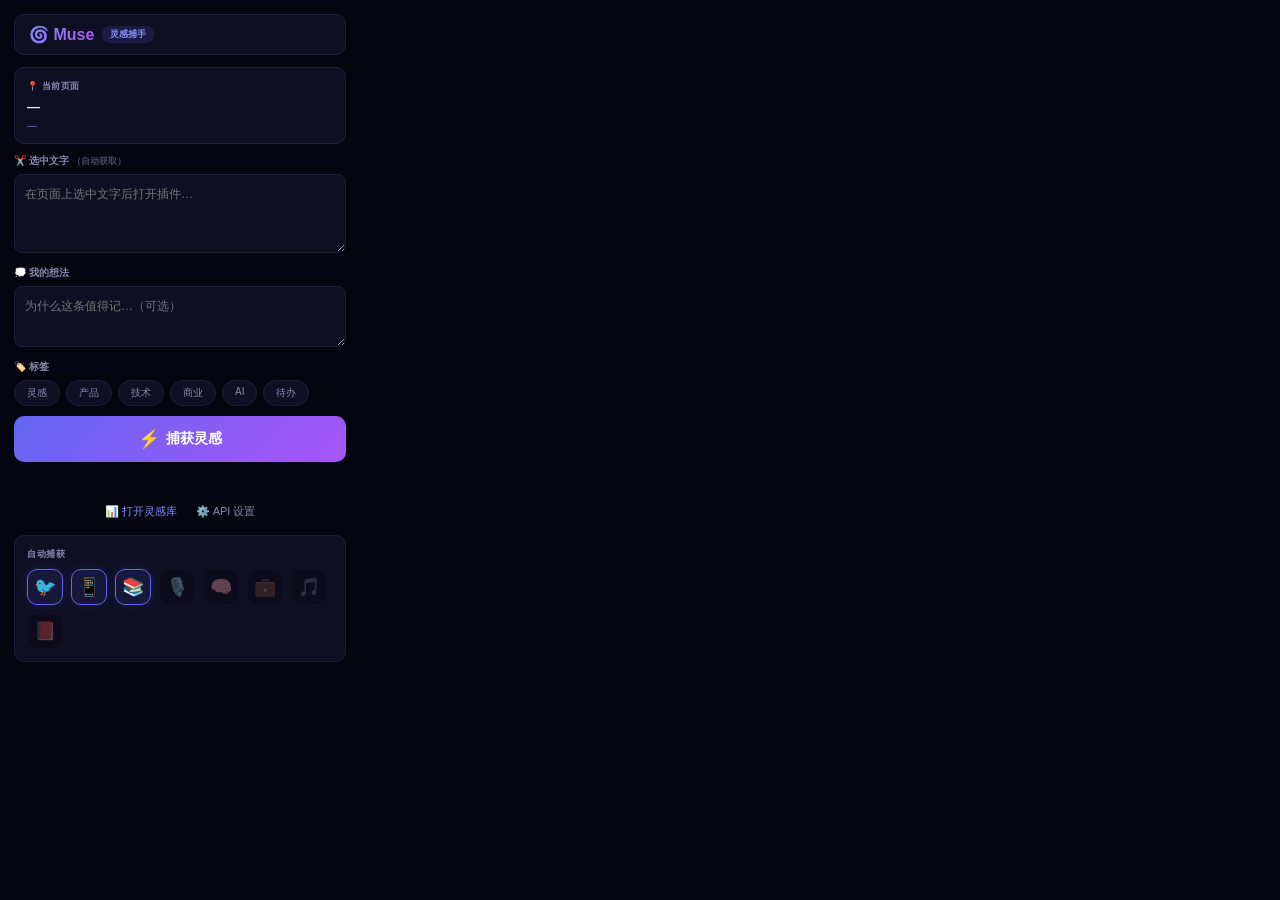
<file: extension/popup.html>
<!DOCTYPE html>
<html lang="zh-CN">
<head>
<meta charset="UTF-8">
<meta name="viewport" content="width=device-width, initial-scale=1.0">
<title>Muse · Catch</title>
<link rel="stylesheet" href="popup.css">
</head>
<body>
<div class="container">
  <div class="header">
    <span class="logo">🌀 Muse</span>
    <span class="tagline">灵感捕手</span>
  </div>

  <div class="card" id="current-page">
    <div class="card-label">📍 当前页面</div>
    <div class="page-title" id="page-title">—</div>
    <div class="page-url" id="page-url">—</div>
  </div>

  <div class="form-group">
    <label for="selected-text">✂️ 选中文字 <span class="hint">（自动获取）</span></label>
    <textarea id="selected-text" rows="3" placeholder="在页面上选中文字后打开插件…"></textarea>
  </div>

  <div class="form-group">
    <label for="user-note">💭 我的想法</label>
    <textarea id="user-note" rows="2" placeholder="为什么这条值得记…（可选）"></textarea>
  </div>

  <div class="form-group">
    <label>🏷️ 标签</label>
    <div class="tags" id="quick-tags">
      <span class="tag" data-tag="inspiration">灵感</span>
      <span class="tag" data-tag="product">产品</span>
      <span class="tag" data-tag="tech">技术</span>
      <span class="tag" data-tag="business">商业</span>
      <span class="tag" data-tag="ai">AI</span>
      <span class="tag" data-tag="todo">待办</span>
    </div>
  </div>

  <button class="capture-btn" id="capture-btn">
    <span class="btn-icon">⚡</span> 捕获灵感
  </button>

  <div class="status" id="status"></div>

  <div class="footer">
    <a href="https://muse.opclab.org/app" target="_blank" class="dash-link">📊 打开灵感库</a>
    <button class="settings-btn" id="settings-btn">⚙️ API 设置</button>
  </div>

  <div class="settings-panel" id="settings-panel" style="display:none;">
    <input type="text" id="api-url" placeholder="Muse API 地址">
    <input type="password" id="api-token" placeholder="API Token（Muse 设置页生成）" autocomplete="off">
    <button class="save-btn" id="save-settings">保存</button>
  </div>

  <div class="platforms-bar">
    <div class="platforms-label">自动捕获</div>
    <div class="platforms-grid">
      <span class="pf-item active" title="Twitter/X — 点赞/收藏自动捕获">🐦</span>
      <span class="pf-item active" title="微信公众号 — 停留3秒自动捕获">📱</span>
      <span class="pf-item active" title="微信读书 — 划线/复制自动捕获">📚</span>
      <span class="pf-item" title="小宇宙 — 即将支持">🎙️</span>
      <span class="pf-item" title="知乎 — 即将支持">🧠</span>
      <span class="pf-item" title="LinkedIn — 即将支持">💼</span>
      <span class="pf-item" title="抖音 — 即将支持">🎵</span>
      <span class="pf-item" title="小红书 — 即将支持">📕</span>
    </div>
  </div>
</div>

<script src="popup.js"></script>
</body>
</html>
</file>
<file: extension/popup.css>
* { margin: 0; padding: 0; box-sizing: border-box; }

:root {
  --purple: #6366f1;
  --purple-light: #818cf8;
  --purple-dark: #4f46e5;
  --bg: #05050f;
  --bg-card: #0f0f24;
  --border: #1e1e3a;
  --text: #e8e8f0;
  --text-dim: #8888b0;
  --green: #10b981;
  --red: #ef4444;
}

body {
  width: 360px;
  font-family: -apple-system, BlinkMacSystemFont, "Segoe UI", Roboto, sans-serif;
  background: var(--bg);
  color: var(--text);
  font-size: 13px;
}

.container {
  padding: 14px;
}

.header {
  display: flex;
  align-items: center;
  gap: 8px;
  margin-bottom: 12px;
  padding: 10px 14px;
  background: var(--bg-card);
  border-radius: 10px;
  border: 1px solid var(--border);
}

.logo {
  font-size: 16px;
  font-weight: 800;
  background: linear-gradient(135deg, var(--purple-light), #a855f7);
  -webkit-background-clip: text;
  -webkit-text-fill-color: transparent;
  background-clip: text;
}

.tagline {
  font-size: 9px;
  padding: 2px 8px;
  border-radius: 8px;
  background: rgba(99,102,241,0.15);
  color: var(--purple-light);
  font-weight: 600;
}

/* Current Page Card */
.card {
  background: var(--bg-card);
  border: 1px solid var(--border);
  border-radius: 10px;
  padding: 12px;
  margin-bottom: 10px;
}

.card-label {
  font-size: 9px;
  text-transform: uppercase;
  color: var(--text-dim);
  margin-bottom: 6px;
  letter-spacing: 0.5px;
  font-weight: 600;
}

.page-title {
  font-size: 13px;
  font-weight: 600;
  line-height: 1.3;
  margin-bottom: 4px;
  word-break: break-word;
}

.page-url {
  font-size: 10px;
  color: var(--purple-light);
  word-break: break-all;
  opacity: 0.8;
  overflow: hidden;
  text-overflow: ellipsis;
  white-space: nowrap;
}

/* Form */
.form-group {
  margin-bottom: 10px;
  position: relative;
}

.form-group > label {
  display: block;
  font-size: 10px;
  color: var(--text-dim);
  margin-bottom: 6px;
  font-weight: 600;
}

.hint {
  font-size: 9px;
  color: var(--text-dim);
  opacity: 0.5;
}

textarea {
  width: 100%;
  background: var(--bg-card);
  border: 1px solid var(--border);
  border-radius: 8px;
  color: var(--text);
  padding: 10px;
  font-size: 12px;
  font-family: inherit;
  resize: vertical;
  outline: none;
  transition: border-color 0.2s;
  line-height: 1.6;
}

textarea:focus {
  border-color: var(--purple);
}

/* Tags */
.tags {
  display: flex;
  flex-wrap: wrap;
  gap: 6px;
}

.tag {
  padding: 5px 12px;
  border-radius: 14px;
  font-size: 10px;
  font-weight: 500;
  background: var(--bg-card);
  border: 1px solid var(--border);
  cursor: pointer;
  transition: all 0.15s;
  user-select: none;
  color: var(--text-dim);
}

.tag:hover {
  border-color: var(--purple-light);
  color: var(--text);
}

.tag.active {
  background: rgba(99,102,241,0.08);
  border-color: var(--purple);
  color: var(--purple-light);
}

.capture-btn {
  width: 100%;
  padding: 12px;
  border: none;
  border-radius: 10px;
  background: linear-gradient(135deg, #6366f1, #a855f7);
  color: white;
  font-size: 14px;
  font-weight: 700;
  cursor: pointer;
  display: flex;
  align-items: center;
  justify-content: center;
  gap: 6px;
  transition: all 0.2s;
  margin-top: 4px;
}

.capture-btn:hover {
  transform: translateY(-1px);
  box-shadow: 0 4px 20px rgba(99, 102, 241, 0.3);
}

.capture-btn:active {
  transform: translateY(0);
  opacity: 0.9;
}

.capture-btn.loading {
  opacity: 0.7;
  pointer-events: none;
}

.btn-icon {
  font-size: 18px;
}

/* Status */
.status {
  text-align: center;
  font-size: 12px;
  min-height: 20px;
  margin-top: 8px;
  transition: all 0.3s;
}

.status.success { color: var(--green); }
.status.error { color: var(--red); }

/* Footer */
.footer {
  margin-top: 10px;
  text-align: center;
}

.settings-btn {
  background: none;
  border: none;
  color: var(--text-dim);
  font-size: 11px;
  cursor: pointer;
  padding: 4px 8px;
  border-radius: 4px;
  transition: color 0.2s;
}

.settings-btn:hover { color: var(--text); }

.dash-link {
  color: var(--purple-light);
  font-size: 11px;
  text-decoration: none;
  padding: 4px 8px;
  border-radius: 4px;
  transition: color 0.2s;
}

.dash-link:hover { color: var(--text); }

/* Settings Panel */
.settings-panel {
  margin-top: 8px;
  padding: 10px;
  background: var(--bg-card);
  border-radius: 8px;
  border: 1px solid var(--border);
}

#api-url {
  width: 100%;
  background: var(--bg);
  border: 1px solid var(--border);
  border-radius: 6px;
  color: var(--text);
  padding: 6px 8px;
  font-size: 12px;
  outline: none;
  margin-bottom: 6px;
}

#api-url:focus { border-color: var(--purple); }

.save-btn {
  width: 100%;
  padding: 6px;
  border: none;
  border-radius: 6px;
  background: var(--purple-dark);
  color: white;
  font-size: 12px;
  cursor: pointer;
}

.save-btn:hover { background: var(--purple); }

/* Platforms Bar */
.platforms-bar {
  margin-top: 12px;
  padding: 12px;
  background: var(--bg-card);
  border: 1px solid var(--border);
  border-radius: 10px;
}

.platforms-label {
  font-size: 9px;
  text-transform: uppercase;
  color: var(--text-dim);
  margin-bottom: 8px;
  letter-spacing: 0.5px;
  font-weight: 600;
}

.platforms-grid {
  display: flex;
  flex-wrap: wrap;
  gap: 8px;
}

.pf-item {
  width: 36px;
  height: 36px;
  display: flex;
  align-items: center;
  justify-content: center;
  font-size: 18px;
  border-radius: 10px;
  background: var(--bg);
  border: 1px solid var(--border);
  cursor: default;
  transition: all 0.2s;
  position: relative;
}

.pf-item.active {
  border-color: var(--purple);
  background: rgba(99, 102, 241, 0.1);
  cursor: pointer;
  box-shadow: 0 0 8px rgba(99, 102, 241, 0.15);
}

.pf-item.active:hover {
  transform: translateY(-1px);
  border-color: var(--purple-light);
  box-shadow: 0 2px 12px rgba(99, 102, 241, 0.25);
}

.pf-item:not(.active) {
  opacity: 0.35;
  border-style: dashed;
}

.pf-item:not(.active):hover {
  opacity: 0.6;
}
</file>
